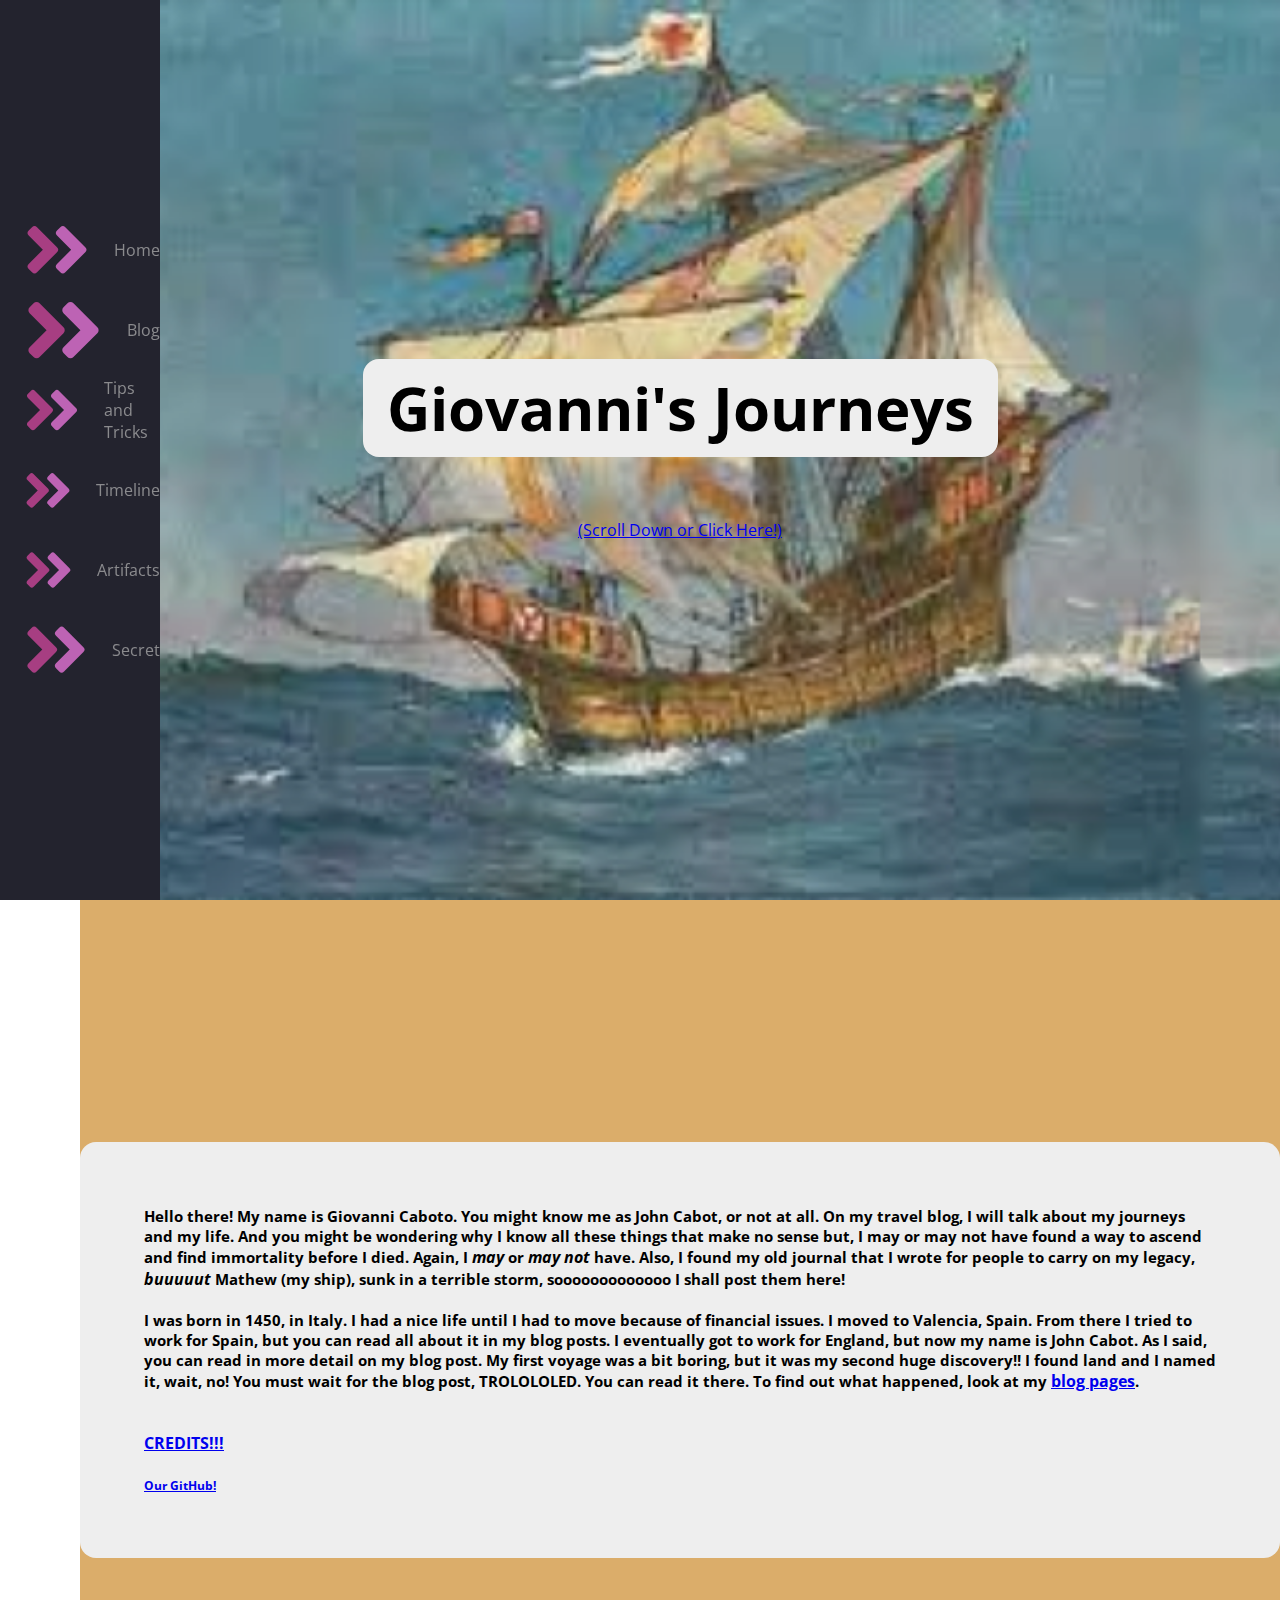
<file: index.html>
<!DOCTYPE html>
<html lang="en">

<head>
  <meta charset="UTF-8">
  <meta http-equiv="X-UA-Compatible" content="IE=edge">
  <meta name="viewport" content="width=device-width, initial-scale=1.0">
  <title>Giovanni's Journeys</title>
  <link rel="icon" href="favicon.png" type="image/icon type">
  <link rel="preconnect" href="https://fonts.googleapis.com">
  <link rel="preconnect" href="https://fonts.gstatic.com" crossorigin>
  <link href="https://fonts.googleapis.com/css2?family=Open+Sans&display=swap" rel="stylesheet">
  <link rel="stylesheet" href="styles.css">
  <link rel="stylesheet" href="homeStyles.css">
</head>

<body>

  <!-- 
    Thanks to https://www.iloveimg.com/crop-image for helping crop images
    Thanks to https://coolors.co for good colours
    thanks to shravan for nothing >:D
    jk im sorry shravan ur amazing
   -->

  <nav class="navbar">
    <ul class="navbar-nav">
      <li class="nav-item">
        <a href="index.html" class="nav-link">
          <svg aria-hidden="true" focusable="false" data-prefix="fad" data-icon="angle-double-right" role="img"
            xmlns="http://www.w3.org/2000/svg" viewBox="0 0 448 512"
            class="svg-inline--fa fa-angle-double-right fa-w-14 fa-5x">
            <g class="fa-group">
              <path fill="currentColor"
                d="M224 273L88.37 409a23.78 23.78 0 0 1-33.8 0L32 386.36a23.94 23.94 0 0 1 0-33.89l96.13-96.37L32 159.73a23.94 23.94 0 0 1 0-33.89l22.44-22.79a23.78 23.78 0 0 1 33.8 0L223.88 239a23.94 23.94 0 0 1 .1 34z"
                class="fa-secondary"></path>
              <path fill="currentColor"
                d="M415.89 273L280.34 409a23.77 23.77 0 0 1-33.79 0L224 386.26a23.94 23.94 0 0 1 0-33.89L320.11 256l-96-96.47a23.94 23.94 0 0 1 0-33.89l22.52-22.59a23.77 23.77 0 0 1 33.79 0L416 239a24 24 0 0 1-.11 34z"
                class="fa-primary"></path>
            </g>
          </svg>
          <span class="link-text">Home</span>
        </a>
      </li>

      <li class="nav-item">
        <a href="blog.html" class="nav-link">
          <svg aria-hidden="true" focusable="false" data-prefix="fad" data-icon="angle-double-right" role="img"
            xmlns="http://www.w3.org/2000/svg" viewBox="0 0 448 512"
            class="svg-inline--fa fa-angle-double-right fa-w-14 fa-5x">
            <g class="fa-group">
              <path fill="currentColor"
                d="M224 273L88.37 409a23.78 23.78 0 0 1-33.8 0L32 386.36a23.94 23.94 0 0 1 0-33.89l96.13-96.37L32 159.73a23.94 23.94 0 0 1 0-33.89l22.44-22.79a23.78 23.78 0 0 1 33.8 0L223.88 239a23.94 23.94 0 0 1 .1 34z"
                class="fa-secondary"></path>
              <path fill="currentColor"
                d="M415.89 273L280.34 409a23.77 23.77 0 0 1-33.79 0L224 386.26a23.94 23.94 0 0 1 0-33.89L320.11 256l-96-96.47a23.94 23.94 0 0 1 0-33.89l22.52-22.59a23.77 23.77 0 0 1 33.79 0L416 239a24 24 0 0 1-.11 34z"
                class="fa-primary"></path>
            </g>
          </svg>
          <span class="link-text">Blog</span>
        </a>
      </li>

      <li class="nav-item">
        <a href="tips-n-tricks.html" class="nav-link">
          <svg aria-hidden="true" focusable="false" data-prefix="fad" data-icon="angle-double-right" role="img"
            xmlns="http://www.w3.org/2000/svg" viewBox="0 0 448 512"
            class="svg-inline--fa fa-angle-double-right fa-w-14 fa-5x">
            <g class="fa-group">
              <path fill="currentColor"
                d="M224 273L88.37 409a23.78 23.78 0 0 1-33.8 0L32 386.36a23.94 23.94 0 0 1 0-33.89l96.13-96.37L32 159.73a23.94 23.94 0 0 1 0-33.89l22.44-22.79a23.78 23.78 0 0 1 33.8 0L223.88 239a23.94 23.94 0 0 1 .1 34z"
                class="fa-secondary"></path>
              <path fill="currentColor"
                d="M415.89 273L280.34 409a23.77 23.77 0 0 1-33.79 0L224 386.26a23.94 23.94 0 0 1 0-33.89L320.11 256l-96-96.47a23.94 23.94 0 0 1 0-33.89l22.52-22.59a23.77 23.77 0 0 1 33.79 0L416 239a24 24 0 0 1-.11 34z"
                class="fa-primary"></path>
            </g>
          </svg>
          <span class="link-text">Tips and Tricks</span>
        </a>
      </li>

      <li class="nav-item">
        <a href="timeline.html" class="nav-link">
          <svg aria-hidden="true" focusable="false" data-prefix="fad" data-icon="angle-double-right" role="img"
            xmlns="http://www.w3.org/2000/svg" viewBox="0 0 448 512"
            class="svg-inline--fa fa-angle-double-right fa-w-14 fa-5x">
            <g class="fa-group">
              <path fill="currentColor"
                d="M224 273L88.37 409a23.78 23.78 0 0 1-33.8 0L32 386.36a23.94 23.94 0 0 1 0-33.89l96.13-96.37L32 159.73a23.94 23.94 0 0 1 0-33.89l22.44-22.79a23.78 23.78 0 0 1 33.8 0L223.88 239a23.94 23.94 0 0 1 .1 34z"
                class="fa-secondary"></path>
              <path fill="currentColor"
                d="M415.89 273L280.34 409a23.77 23.77 0 0 1-33.79 0L224 386.26a23.94 23.94 0 0 1 0-33.89L320.11 256l-96-96.47a23.94 23.94 0 0 1 0-33.89l22.52-22.59a23.77 23.77 0 0 1 33.79 0L416 239a24 24 0 0 1-.11 34z"
                class="fa-primary"></path>
            </g>
          </svg>
          <span class="link-text">Timeline</span>
        </a>
      </li>

      <li class="nav-item">
        <a href="artifacts.html" class="nav-link">
          <svg aria-hidden="true" focusable="false" data-prefix="fad" data-icon="angle-double-right" role="img"
            xmlns="http://www.w3.org/2000/svg" viewBox="0 0 448 512"
            class="svg-inline--fa fa-angle-double-right fa-w-14 fa-5x">
            <g class="fa-group">
              <path fill="currentColor"
                d="M224 273L88.37 409a23.78 23.78 0 0 1-33.8 0L32 386.36a23.94 23.94 0 0 1 0-33.89l96.13-96.37L32 159.73a23.94 23.94 0 0 1 0-33.89l22.44-22.79a23.78 23.78 0 0 1 33.8 0L223.88 239a23.94 23.94 0 0 1 .1 34z"
                class="fa-secondary"></path>
              <path fill="currentColor"
                d="M415.89 273L280.34 409a23.77 23.77 0 0 1-33.79 0L224 386.26a23.94 23.94 0 0 1 0-33.89L320.11 256l-96-96.47a23.94 23.94 0 0 1 0-33.89l22.52-22.59a23.77 23.77 0 0 1 33.79 0L416 239a24 24 0 0 1-.11 34z"
                class="fa-primary"></path>
            </g>
          </svg>
          <span class="link-text">Artifacts</span>
        </a>
      </li>

      <li class="nav-item">
        <a href="secret.html" class="nav-link" target="_blank">
          <svg aria-hidden="true" focusable="false" data-prefix="fad" data-icon="angle-double-right" role="img"
            xmlns="http://www.w3.org/2000/svg" viewBox="0 0 448 512"
            class="svg-inline--fa fa-angle-double-right fa-w-14 fa-5x">
            <g class="fa-group">
              <path fill="currentColor"
                d="M224 273L88.37 409a23.78 23.78 0 0 1-33.8 0L32 386.36a23.94 23.94 0 0 1 0-33.89l96.13-96.37L32 159.73a23.94 23.94 0 0 1 0-33.89l22.44-22.79a23.78 23.78 0 0 1 33.8 0L223.88 239a23.94 23.94 0 0 1 .1 34z"
                class="fa-secondary"></path>
              <path fill="currentColor"
                d="M415.89 273L280.34 409a23.77 23.77 0 0 1-33.79 0L224 386.26a23.94 23.94 0 0 1 0-33.89L320.11 256l-96-96.47a23.94 23.94 0 0 1 0-33.89l22.52-22.59a23.77 23.77 0 0 1 33.79 0L416 239a24 24 0 0 1-.11 34z"
                class="fa-primary"></path>
            </g>
          </svg>
          <span class="link-text">Secret</span>
        </a>
      </li>
    </ul>
  </nav>


  <main>
    <div id="top">
      <h2 id="bobing-title">Giovanni's Journeys</h2>
      <br>
      <a href="#scroll-to">(Scroll Down or Click Here!)</a>
    </div>
    <div>
      <h2 class="about-text" id="scroll-to">
        Hello there! My name is Giovanni Caboto. You might know me as John Cabot, or not at all.
        On my travel blog, I will talk about my journeys and my life.
        And you might be wondering why I know all these things that make no sense but, I may or may not have found a way
        to ascend and find immortality before I died.
        Again, I <span class="itallic">may</span> or <span class="itallic">may not</span> have. Also, I found my old
        journal that I wrote for people to carry on my legacy, <span class="itallic">buuuuut</span> Mathew (my ship),
        sunk in a terrible storm, sooooooooooooo I shall post them here!
        <br>
        <br>
        I was born in 1450, in Italy. I had a nice life until I had to move because of financial issues.
        I moved to Valencia, Spain. From there I tried to work for Spain, but you can read all about it in my blog
        posts.
        I eventually got to work for England, but now my name is John Cabot. As I said, you can read in more detail on
        my blog post.
        My first voyage was a bit boring, but it was my second huge discovery!! I found land and I named it, wait, no!
        You must wait for the blog post, TROLOLOLED.
        You can read it there. To find out what happened, look at my <a href="blog.html">blog pages</a>.
        <br>
        <br>
        <br>
        <a href="credits.html">CREDITS!!!</a>
        <br>
        <br>
        <a href="https://github.com/HephaestusHex/giovannis-journeys" target="_blank" class="small">Our GitHub!</a>
      </h2>
    </div>
  </main>
</body>

</html>
</file>
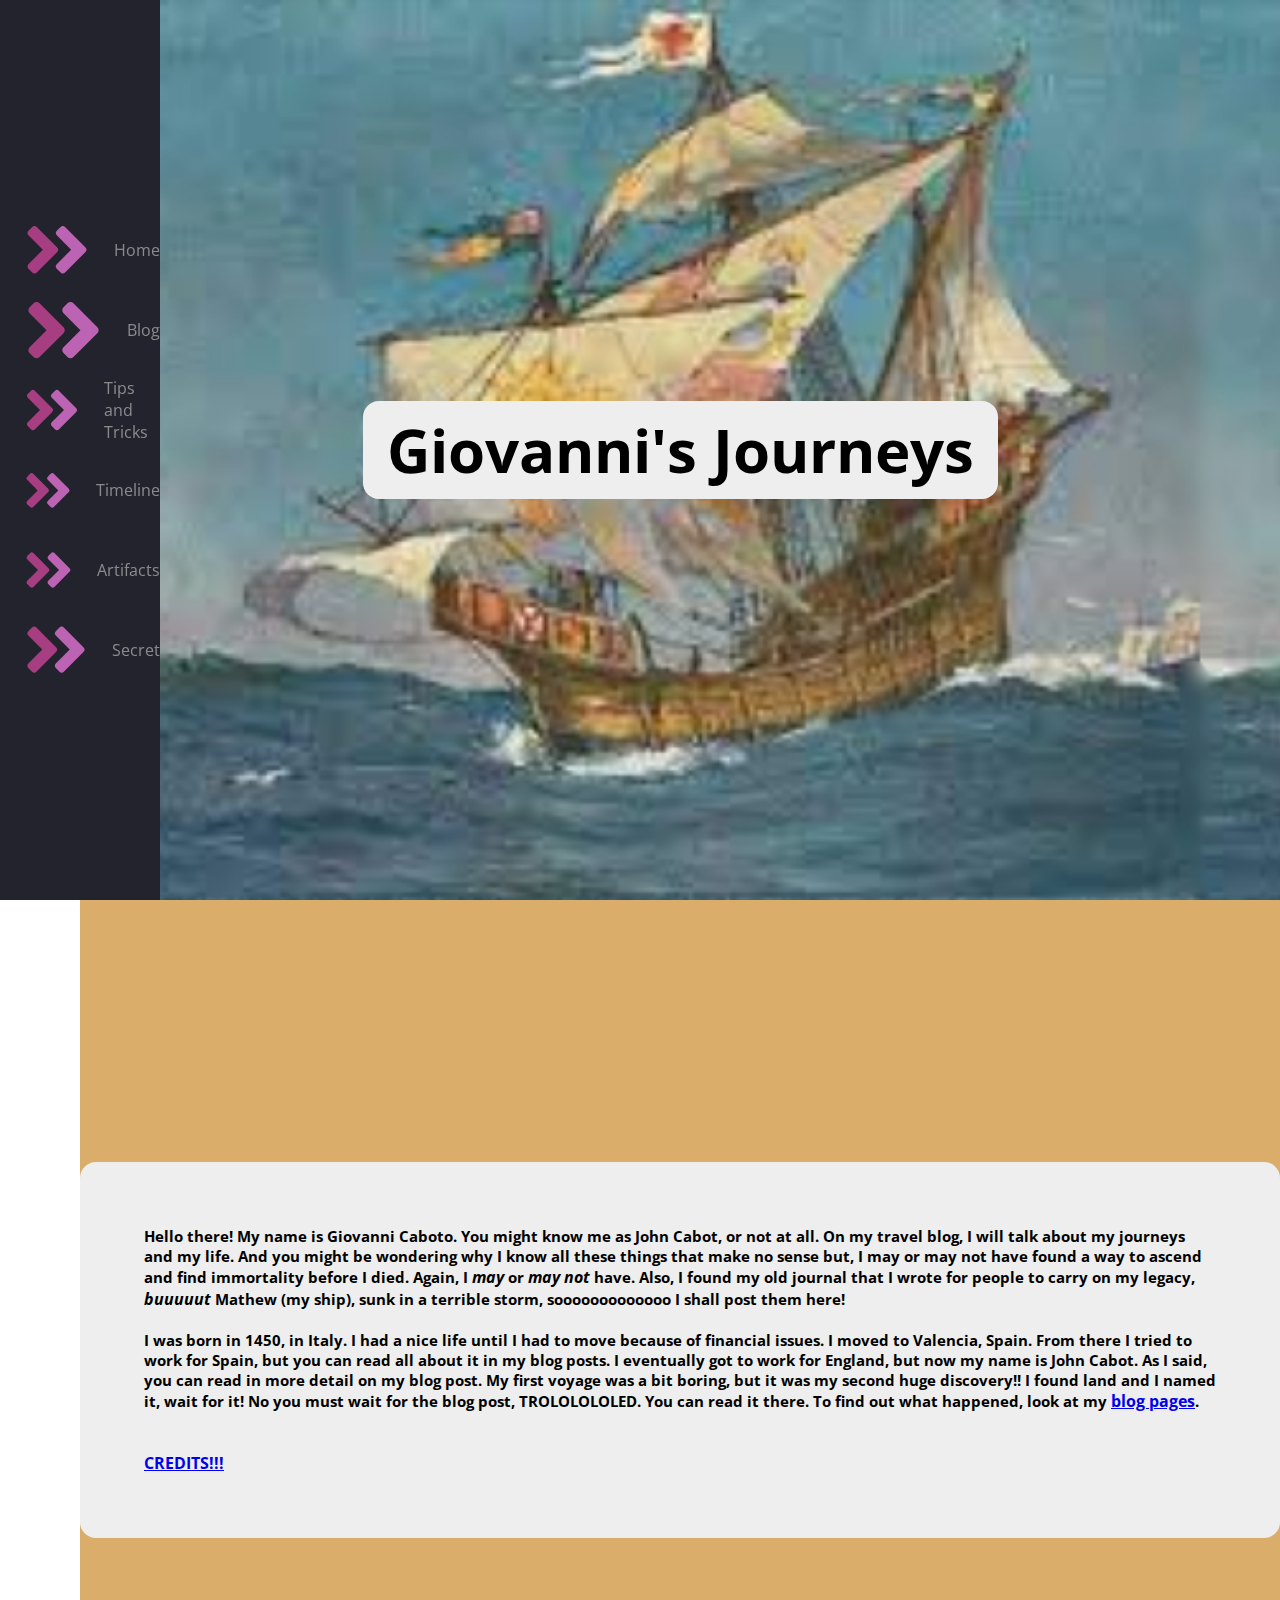
<file: giovannis_journeys/index.html>
<!DOCTYPE html>
<html lang="en">
<head>
    <meta charset="UTF-8">
    <meta http-equiv="X-UA-Compatible" content="IE=edge">
    <meta name="viewport" content="width=device-width, initial-scale=1.0">
    <title>Giovanni's Journeys</title>
    <link rel="icon" href="favicon.png" type="image/icon type">
    <link rel="preconnect" href="https://fonts.googleapis.com">
    <link rel="preconnect" href="https://fonts.gstatic.com" crossorigin>
    <link href="https://fonts.googleapis.com/css2?family=Open+Sans&display=swap" rel="stylesheet">
    <link rel="stylesheet" href="styles.css">
    <link rel="stylesheet" href="homeStyles.css">
</head>
<body>

  <!-- 
    Thanks to https://www.iloveimg.com/crop-image for helping crop images
    Thanks to https://coolors.co for good colours
    thanks to shravan for nothing >:D
   -->

  <nav class="navbar">
    <ul class="navbar-nav">
        <li class="nav-item">
            <a href="index.html" class="nav-link">
                <svg
                  aria-hidden="true"
                  focusable="false"
                  data-prefix="fad"
                  data-icon="angle-double-right"
                  role="img"
                  xmlns="http://www.w3.org/2000/svg"
                  viewBox="0 0 448 512"
                  class="svg-inline--fa fa-angle-double-right fa-w-14 fa-5x"
                >
                  <g class="fa-group">
                    <path
                      fill="currentColor"
                      d="M224 273L88.37 409a23.78 23.78 0 0 1-33.8 0L32 386.36a23.94 23.94 0 0 1 0-33.89l96.13-96.37L32 159.73a23.94 23.94 0 0 1 0-33.89l22.44-22.79a23.78 23.78 0 0 1 33.8 0L223.88 239a23.94 23.94 0 0 1 .1 34z"
                      class="fa-secondary"
                    ></path>
                    <path
                      fill="currentColor"
                      d="M415.89 273L280.34 409a23.77 23.77 0 0 1-33.79 0L224 386.26a23.94 23.94 0 0 1 0-33.89L320.11 256l-96-96.47a23.94 23.94 0 0 1 0-33.89l22.52-22.59a23.77 23.77 0 0 1 33.79 0L416 239a24 24 0 0 1-.11 34z"
                      class="fa-primary"
                    ></path>
                  </g>
                </svg>
                <span class="link-text">Home</span>
            </a>
        </li>

        <li class="nav-item">
            <a href="blog.html" class="nav-link">
                <svg
                  aria-hidden="true"
                  focusable="false"
                  data-prefix="fad"
                  data-icon="angle-double-right"
                  role="img"
                  xmlns="http://www.w3.org/2000/svg"
                  viewBox="0 0 448 512"
                  class="svg-inline--fa fa-angle-double-right fa-w-14 fa-5x"
                >
                  <g class="fa-group">
                    <path
                      fill="currentColor"
                      d="M224 273L88.37 409a23.78 23.78 0 0 1-33.8 0L32 386.36a23.94 23.94 0 0 1 0-33.89l96.13-96.37L32 159.73a23.94 23.94 0 0 1 0-33.89l22.44-22.79a23.78 23.78 0 0 1 33.8 0L223.88 239a23.94 23.94 0 0 1 .1 34z"
                      class="fa-secondary"
                    ></path>
                    <path
                      fill="currentColor"
                      d="M415.89 273L280.34 409a23.77 23.77 0 0 1-33.79 0L224 386.26a23.94 23.94 0 0 1 0-33.89L320.11 256l-96-96.47a23.94 23.94 0 0 1 0-33.89l22.52-22.59a23.77 23.77 0 0 1 33.79 0L416 239a24 24 0 0 1-.11 34z"
                      class="fa-primary"
                    ></path>
                  </g>
                </svg>
                <span class="link-text">Blog</span>
            </a>
        </li>

        <li class="nav-item">
            <a href="tips-n-tricks.html" class="nav-link">
                <svg
                  aria-hidden="true"
                  focusable="false"
                  data-prefix="fad"
                  data-icon="angle-double-right"
                  role="img"
                  xmlns="http://www.w3.org/2000/svg"
                  viewBox="0 0 448 512"
                  class="svg-inline--fa fa-angle-double-right fa-w-14 fa-5x"
                >
                  <g class="fa-group">
                    <path
                      fill="currentColor"
                      d="M224 273L88.37 409a23.78 23.78 0 0 1-33.8 0L32 386.36a23.94 23.94 0 0 1 0-33.89l96.13-96.37L32 159.73a23.94 23.94 0 0 1 0-33.89l22.44-22.79a23.78 23.78 0 0 1 33.8 0L223.88 239a23.94 23.94 0 0 1 .1 34z"
                      class="fa-secondary"
                    ></path>
                    <path
                      fill="currentColor"
                      d="M415.89 273L280.34 409a23.77 23.77 0 0 1-33.79 0L224 386.26a23.94 23.94 0 0 1 0-33.89L320.11 256l-96-96.47a23.94 23.94 0 0 1 0-33.89l22.52-22.59a23.77 23.77 0 0 1 33.79 0L416 239a24 24 0 0 1-.11 34z"
                      class="fa-primary"
                    ></path>
                  </g>
                </svg>
                <span class="link-text">Tips and Tricks</span>
            </a>
        </li>

        <li class="nav-item">
          <a href="timeline.html" class="nav-link">
              <svg
                aria-hidden="true"
                focusable="false"
                data-prefix="fad"
                data-icon="angle-double-right"
                role="img"
                xmlns="http://www.w3.org/2000/svg"
                viewBox="0 0 448 512"
                class="svg-inline--fa fa-angle-double-right fa-w-14 fa-5x"
              >
                <g class="fa-group">
                  <path
                    fill="currentColor"
                    d="M224 273L88.37 409a23.78 23.78 0 0 1-33.8 0L32 386.36a23.94 23.94 0 0 1 0-33.89l96.13-96.37L32 159.73a23.94 23.94 0 0 1 0-33.89l22.44-22.79a23.78 23.78 0 0 1 33.8 0L223.88 239a23.94 23.94 0 0 1 .1 34z"
                    class="fa-secondary"
                  ></path>
                  <path
                    fill="currentColor"
                    d="M415.89 273L280.34 409a23.77 23.77 0 0 1-33.79 0L224 386.26a23.94 23.94 0 0 1 0-33.89L320.11 256l-96-96.47a23.94 23.94 0 0 1 0-33.89l22.52-22.59a23.77 23.77 0 0 1 33.79 0L416 239a24 24 0 0 1-.11 34z"
                    class="fa-primary"
                  ></path>
                </g>
              </svg>
              <span class="link-text">Timeline</span>
          </a>
      </li>

      <li class="nav-item">
        <a href="artifacts.html" class="nav-link">
            <svg
              aria-hidden="true"
              focusable="false"
              data-prefix="fad"
              data-icon="angle-double-right"
              role="img"
              xmlns="http://www.w3.org/2000/svg"
              viewBox="0 0 448 512"
              class="svg-inline--fa fa-angle-double-right fa-w-14 fa-5x"
            >
              <g class="fa-group">
                <path
                  fill="currentColor"
                  d="M224 273L88.37 409a23.78 23.78 0 0 1-33.8 0L32 386.36a23.94 23.94 0 0 1 0-33.89l96.13-96.37L32 159.73a23.94 23.94 0 0 1 0-33.89l22.44-22.79a23.78 23.78 0 0 1 33.8 0L223.88 239a23.94 23.94 0 0 1 .1 34z"
                  class="fa-secondary"
                ></path>
                <path
                  fill="currentColor"
                  d="M415.89 273L280.34 409a23.77 23.77 0 0 1-33.79 0L224 386.26a23.94 23.94 0 0 1 0-33.89L320.11 256l-96-96.47a23.94 23.94 0 0 1 0-33.89l22.52-22.59a23.77 23.77 0 0 1 33.79 0L416 239a24 24 0 0 1-.11 34z"
                  class="fa-primary"
                ></path>
              </g>
            </svg>
            <span class="link-text">Artifacts</span>
        </a>
    </li>

        <li class="nav-item">
          <a href="https://www.youtube.com/watch?v=xvFZjo5PgG0" class="nav-link" target="_blank">
              <svg
                aria-hidden="true"
                focusable="false"
                data-prefix="fad"
                data-icon="angle-double-right"
                role="img"
                xmlns="http://www.w3.org/2000/svg"
                viewBox="0 0 448 512"
                class="svg-inline--fa fa-angle-double-right fa-w-14 fa-5x"
              >
                <g class="fa-group">
                  <path
                    fill="currentColor"
                    d="M224 273L88.37 409a23.78 23.78 0 0 1-33.8 0L32 386.36a23.94 23.94 0 0 1 0-33.89l96.13-96.37L32 159.73a23.94 23.94 0 0 1 0-33.89l22.44-22.79a23.78 23.78 0 0 1 33.8 0L223.88 239a23.94 23.94 0 0 1 .1 34z"
                    class="fa-secondary"
                  ></path>
                  <path
                    fill="currentColor"
                    d="M415.89 273L280.34 409a23.77 23.77 0 0 1-33.79 0L224 386.26a23.94 23.94 0 0 1 0-33.89L320.11 256l-96-96.47a23.94 23.94 0 0 1 0-33.89l22.52-22.59a23.77 23.77 0 0 1 33.79 0L416 239a24 24 0 0 1-.11 34z"
                    class="fa-primary"
                  ></path>
                </g>
              </svg>
              <span class="link-text">Secret</span>
          </a>
      </li>
    </ul>
</nav>


    <main>
        <div><h2>Giovanni's Journeys</h2></div>
        <div><h2 class="about-text">
          Hello there! My name is Giovanni Caboto. You might know me as John Cabot, or not at all. 
          On my travel blog, I will talk about my journeys and my life. 
          And you might be wondering why I know all these things that make no sense but, I may or may not have found a way to ascend and find immortality before I died. 
          Again, I <span class="itallic">may</span> or <span class="itallic">may not</span> have. Also, I found my old journal that I wrote for people to carry on my legacy, <span class="itallic">buuuuut</span> Mathew (my ship), sunk in a terrible storm, sooooooooooooo I shall post them here! 
          <br>
          <br>
          I was born in 1450, in Italy. I had a nice life until I had to move because of financial issues. 
          I moved to Valencia, Spain. From there I tried to work for Spain, but you can read all about it in my blog posts. 
          I eventually got to work for England, but now my name is John Cabot. As I said, you can read in more detail on my blog post.  
          My first voyage was a bit boring, but it was my second huge discovery!! I found land and I named it, wait for it! No you must wait for the blog post, TROLOLOLOLED. 
          You can read it there. To find out what happened, look at my <a href="blog.html">blog pages</a>.
          <br>
          <br>
          <br>
          <a href="credits.html">CREDITS!!!</a>
        </h2></div>
    </main>
</body>
</html>
</file>
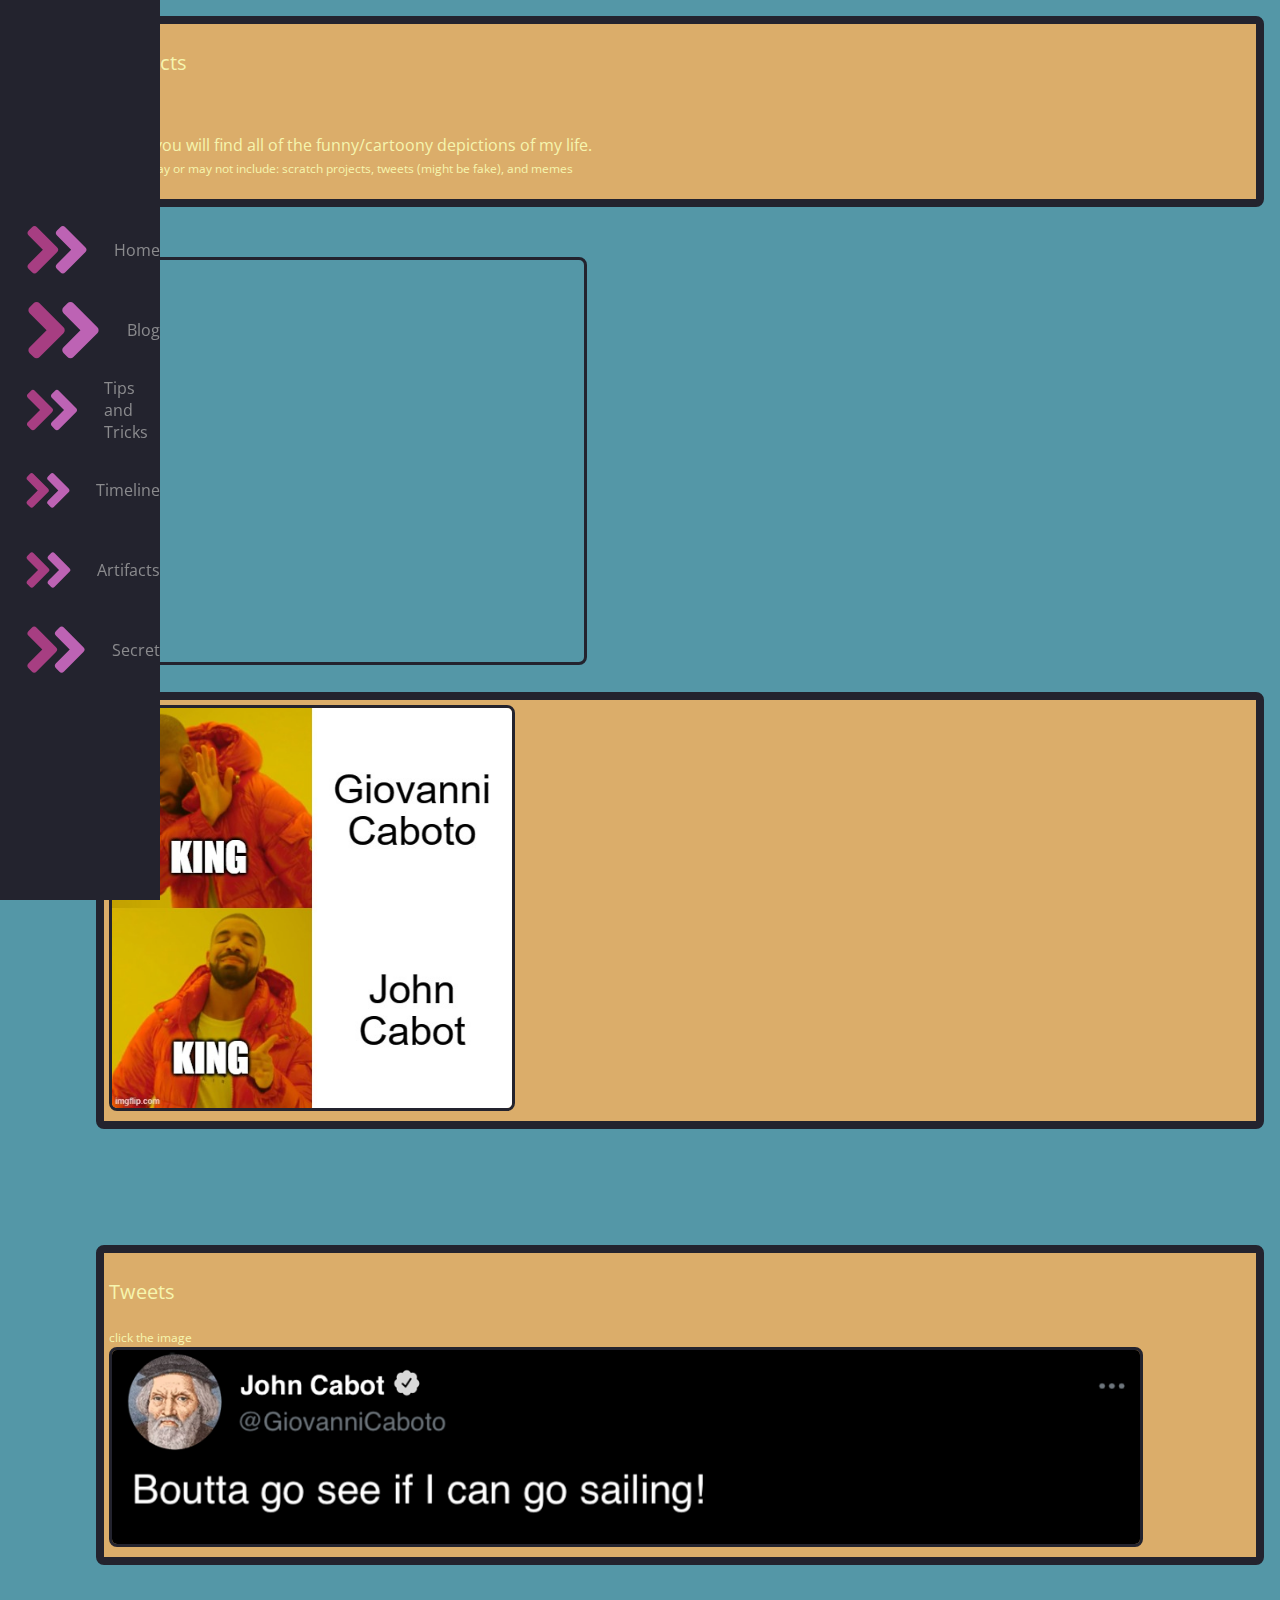
<file: artifacts.html>
<!DOCTYPE html>
<html lang="en">

<head>
  <meta charset="UTF-8">
  <meta http-equiv="X-UA-Compatible" content="IE=edge">
  <meta name="viewport" content="width=device-width, initial-scale=1.0">
  <link rel="preconnect" href="https://fonts.googleapis.com">
  <link rel="preconnect" href="https://fonts.gstatic.com" crossorigin>
  <link href="https://fonts.googleapis.com/css2?family=Open+Sans&display=swap" rel="stylesheet">
  <link rel="stylesheet" href="styles.css">
  <link rel="stylesheet" href="aftifactStyles.css">
  <link rel="icon" href="favicon.png" type="image/icon type">
  <title>Artifacts</title>
</head>

<body>
  <nav class="navbar">
    <ul class="navbar-nav">
      <li class="nav-item">
        <a href="index.html" class="nav-link">
          <svg aria-hidden="true" focusable="false" data-prefix="fad" data-icon="angle-double-right" role="img"
            xmlns="http://www.w3.org/2000/svg" viewBox="0 0 448 512"
            class="svg-inline--fa fa-angle-double-right fa-w-14 fa-5x">
            <g class="fa-group">
              <path fill="currentColor"
                d="M224 273L88.37 409a23.78 23.78 0 0 1-33.8 0L32 386.36a23.94 23.94 0 0 1 0-33.89l96.13-96.37L32 159.73a23.94 23.94 0 0 1 0-33.89l22.44-22.79a23.78 23.78 0 0 1 33.8 0L223.88 239a23.94 23.94 0 0 1 .1 34z"
                class="fa-secondary"></path>
              <path fill="currentColor"
                d="M415.89 273L280.34 409a23.77 23.77 0 0 1-33.79 0L224 386.26a23.94 23.94 0 0 1 0-33.89L320.11 256l-96-96.47a23.94 23.94 0 0 1 0-33.89l22.52-22.59a23.77 23.77 0 0 1 33.79 0L416 239a24 24 0 0 1-.11 34z"
                class="fa-primary"></path>
            </g>
          </svg>
          <span class="link-text">Home</span>
        </a>
      </li>

      <li class="nav-item">
        <a href="blog.html" class="nav-link">
          <svg aria-hidden="true" focusable="false" data-prefix="fad" data-icon="angle-double-right" role="img"
            xmlns="http://www.w3.org/2000/svg" viewBox="0 0 448 512"
            class="svg-inline--fa fa-angle-double-right fa-w-14 fa-5x">
            <g class="fa-group">
              <path fill="currentColor"
                d="M224 273L88.37 409a23.78 23.78 0 0 1-33.8 0L32 386.36a23.94 23.94 0 0 1 0-33.89l96.13-96.37L32 159.73a23.94 23.94 0 0 1 0-33.89l22.44-22.79a23.78 23.78 0 0 1 33.8 0L223.88 239a23.94 23.94 0 0 1 .1 34z"
                class="fa-secondary"></path>
              <path fill="currentColor"
                d="M415.89 273L280.34 409a23.77 23.77 0 0 1-33.79 0L224 386.26a23.94 23.94 0 0 1 0-33.89L320.11 256l-96-96.47a23.94 23.94 0 0 1 0-33.89l22.52-22.59a23.77 23.77 0 0 1 33.79 0L416 239a24 24 0 0 1-.11 34z"
                class="fa-primary"></path>
            </g>
          </svg>
          <span class="link-text">Blog</span>
        </a>
      </li>

      <li class="nav-item">
        <a href="tips-n-tricks.html" class="nav-link">
          <svg aria-hidden="true" focusable="false" data-prefix="fad" data-icon="angle-double-right" role="img"
            xmlns="http://www.w3.org/2000/svg" viewBox="0 0 448 512"
            class="svg-inline--fa fa-angle-double-right fa-w-14 fa-5x">
            <g class="fa-group">
              <path fill="currentColor"
                d="M224 273L88.37 409a23.78 23.78 0 0 1-33.8 0L32 386.36a23.94 23.94 0 0 1 0-33.89l96.13-96.37L32 159.73a23.94 23.94 0 0 1 0-33.89l22.44-22.79a23.78 23.78 0 0 1 33.8 0L223.88 239a23.94 23.94 0 0 1 .1 34z"
                class="fa-secondary"></path>
              <path fill="currentColor"
                d="M415.89 273L280.34 409a23.77 23.77 0 0 1-33.79 0L224 386.26a23.94 23.94 0 0 1 0-33.89L320.11 256l-96-96.47a23.94 23.94 0 0 1 0-33.89l22.52-22.59a23.77 23.77 0 0 1 33.79 0L416 239a24 24 0 0 1-.11 34z"
                class="fa-primary"></path>
            </g>
          </svg>
          <span class="link-text">Tips and Tricks</span>
        </a>
      </li>

      <li class="nav-item">
        <a href="timeline.html" class="nav-link">
          <svg aria-hidden="true" focusable="false" data-prefix="fad" data-icon="angle-double-right" role="img"
            xmlns="http://www.w3.org/2000/svg" viewBox="0 0 448 512"
            class="svg-inline--fa fa-angle-double-right fa-w-14 fa-5x">
            <g class="fa-group">
              <path fill="currentColor"
                d="M224 273L88.37 409a23.78 23.78 0 0 1-33.8 0L32 386.36a23.94 23.94 0 0 1 0-33.89l96.13-96.37L32 159.73a23.94 23.94 0 0 1 0-33.89l22.44-22.79a23.78 23.78 0 0 1 33.8 0L223.88 239a23.94 23.94 0 0 1 .1 34z"
                class="fa-secondary"></path>
              <path fill="currentColor"
                d="M415.89 273L280.34 409a23.77 23.77 0 0 1-33.79 0L224 386.26a23.94 23.94 0 0 1 0-33.89L320.11 256l-96-96.47a23.94 23.94 0 0 1 0-33.89l22.52-22.59a23.77 23.77 0 0 1 33.79 0L416 239a24 24 0 0 1-.11 34z"
                class="fa-primary"></path>
            </g>
          </svg>
          <span class="link-text">Timeline</span>
        </a>
      </li>

      <li class="nav-item">
        <a href="artifacts.html" class="nav-link">
          <svg aria-hidden="true" focusable="false" data-prefix="fad" data-icon="angle-double-right" role="img"
            xmlns="http://www.w3.org/2000/svg" viewBox="0 0 448 512"
            class="svg-inline--fa fa-angle-double-right fa-w-14 fa-5x">
            <g class="fa-group">
              <path fill="currentColor"
                d="M224 273L88.37 409a23.78 23.78 0 0 1-33.8 0L32 386.36a23.94 23.94 0 0 1 0-33.89l96.13-96.37L32 159.73a23.94 23.94 0 0 1 0-33.89l22.44-22.79a23.78 23.78 0 0 1 33.8 0L223.88 239a23.94 23.94 0 0 1 .1 34z"
                class="fa-secondary"></path>
              <path fill="currentColor"
                d="M415.89 273L280.34 409a23.77 23.77 0 0 1-33.79 0L224 386.26a23.94 23.94 0 0 1 0-33.89L320.11 256l-96-96.47a23.94 23.94 0 0 1 0-33.89l22.52-22.59a23.77 23.77 0 0 1 33.79 0L416 239a24 24 0 0 1-.11 34z"
                class="fa-primary"></path>
            </g>
          </svg>
          <span class="link-text">Artifacts</span>
        </a>
      </li>

      <li class="nav-item">
        <a href="secret.html" class="nav-link" target="_blank">
          <svg aria-hidden="true" focusable="false" data-prefix="fad" data-icon="angle-double-right" role="img"
            xmlns="http://www.w3.org/2000/svg" viewBox="0 0 448 512"
            class="svg-inline--fa fa-angle-double-right fa-w-14 fa-5x">
            <g class="fa-group">
              <path fill="currentColor"
                d="M224 273L88.37 409a23.78 23.78 0 0 1-33.8 0L32 386.36a23.94 23.94 0 0 1 0-33.89l96.13-96.37L32 159.73a23.94 23.94 0 0 1 0-33.89l22.44-22.79a23.78 23.78 0 0 1 33.8 0L223.88 239a23.94 23.94 0 0 1 .1 34z"
                class="fa-secondary"></path>
              <path fill="currentColor"
                d="M415.89 273L280.34 409a23.77 23.77 0 0 1-33.79 0L224 386.26a23.94 23.94 0 0 1 0-33.89L320.11 256l-96-96.47a23.94 23.94 0 0 1 0-33.89l22.52-22.59a23.77 23.77 0 0 1 33.79 0L416 239a24 24 0 0 1-.11 34z"
                class="fa-primary"></path>
            </g>
          </svg>
          <span class="link-text">Secret</span>
        </a>
      </li>
    </ul>
  </nav>

  <main>
    <div class="text">
      <p class="title">Artifacts</p>
      <br>
      <p>
        Here, you will find all of the funny/cartoony depictions of my life.
        <br>
        <span class="small">These may or may not include: scratch projects, tweets (might be fake), and memes</span>
      </p>
    </div>
    <iframe src="https://scratch.mit.edu/projects/616921728/embed" allowtransparency="true" width="485" height="402"
      frameborder="0" scrolling="no" allowfullscreen></iframe>
    <br>
    <br>
    <div class="meme">
      <img src="meme.jpg" alt="meme">
    </div>
    <br>
    <br>
    <br>
    <div class="tweets">
      <p class="title">Tweets</p>
      <span class="small">click the image</span>
      <br>
      <img id="tweets" src="tweet_1.png" alt="tweets">
    </div>
  </main>

  <script src="artifactScripts.js"></script>

</html>
</file>
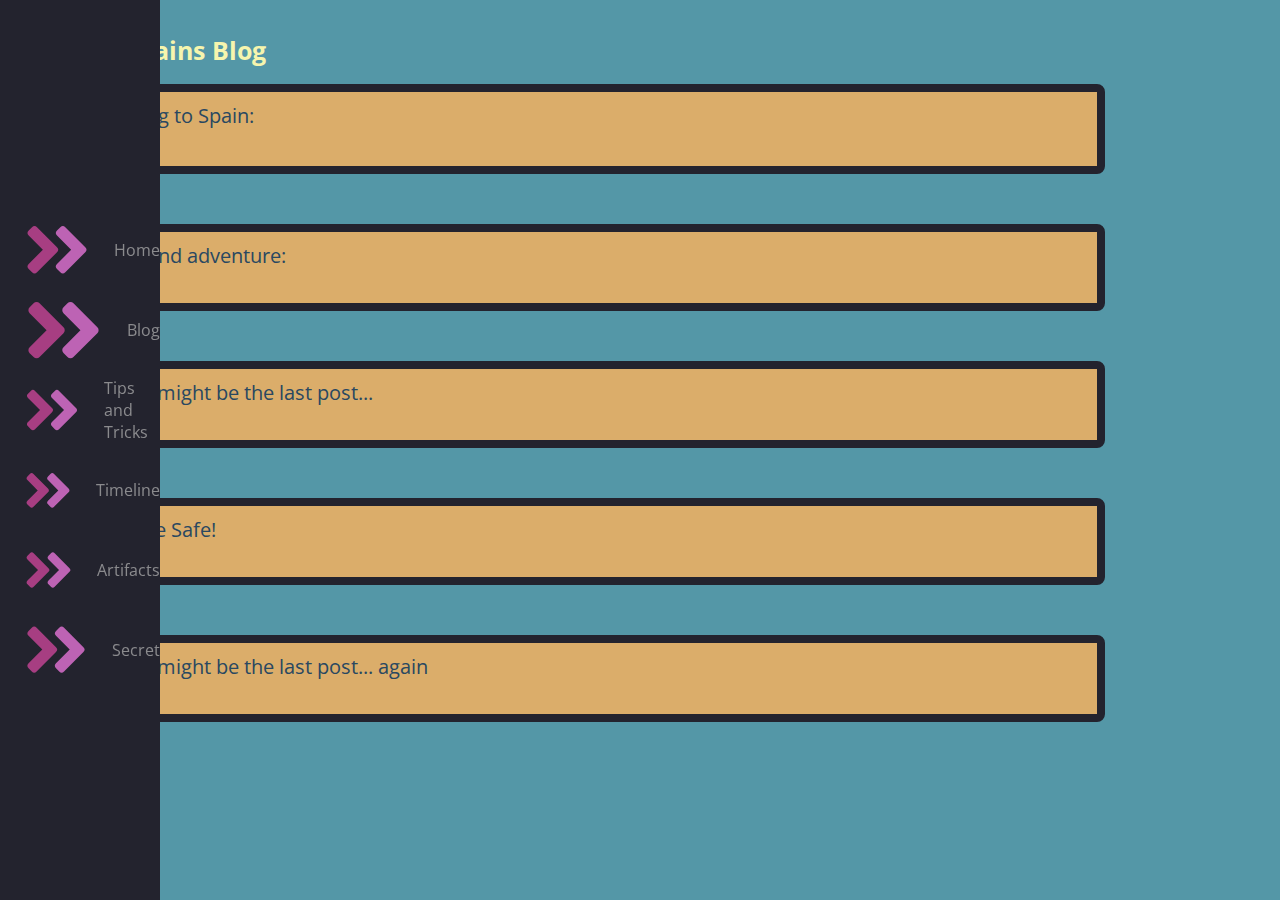
<file: blog.html>
<!DOCTYPE html>
<html lang="en">
<head>
    <meta charset="UTF-8">
    <meta http-equiv="X-UA-Compatible" content="IE=edge">
    <meta name="viewport" content="width=device-width, initial-scale=1.0">
    <link rel="preconnect" href="https://fonts.googleapis.com">
    <link rel="preconnect" href="https://fonts.gstatic.com" crossorigin>
    <link href="https://fonts.googleapis.com/css2?family=Open+Sans&display=swap" rel="stylesheet">
    <link rel="stylesheet" href="styles.css">
    <link rel="stylesheet" href="blogStyles.css">
    <link rel="icon" href="favicon.png" type="image/icon type">
    <title>Blog Posts</title>
</head>
<body>
  <nav class="navbar">
    <ul class="navbar-nav">
        <li class="nav-item">
            <a href="index.html" class="nav-link">
                <svg
                  aria-hidden="true"
                  focusable="false"
                  data-prefix="fad"
                  data-icon="angle-double-right"
                  role="img"
                  xmlns="http://www.w3.org/2000/svg"
                  viewBox="0 0 448 512"
                  class="svg-inline--fa fa-angle-double-right fa-w-14 fa-5x"
                >
                  <g class="fa-group">
                    <path
                      fill="currentColor"
                      d="M224 273L88.37 409a23.78 23.78 0 0 1-33.8 0L32 386.36a23.94 23.94 0 0 1 0-33.89l96.13-96.37L32 159.73a23.94 23.94 0 0 1 0-33.89l22.44-22.79a23.78 23.78 0 0 1 33.8 0L223.88 239a23.94 23.94 0 0 1 .1 34z"
                      class="fa-secondary"
                    ></path>
                    <path
                      fill="currentColor"
                      d="M415.89 273L280.34 409a23.77 23.77 0 0 1-33.79 0L224 386.26a23.94 23.94 0 0 1 0-33.89L320.11 256l-96-96.47a23.94 23.94 0 0 1 0-33.89l22.52-22.59a23.77 23.77 0 0 1 33.79 0L416 239a24 24 0 0 1-.11 34z"
                      class="fa-primary"
                    ></path>
                  </g>
                </svg>
                <span class="link-text">Home</span>
            </a>
        </li>

        <li class="nav-item">
            <a href="blog.html" class="nav-link">
                <svg
                  aria-hidden="true"
                  focusable="false"
                  data-prefix="fad"
                  data-icon="angle-double-right"
                  role="img"
                  xmlns="http://www.w3.org/2000/svg"
                  viewBox="0 0 448 512"
                  class="svg-inline--fa fa-angle-double-right fa-w-14 fa-5x"
                >
                  <g class="fa-group">
                    <path
                      fill="currentColor"
                      d="M224 273L88.37 409a23.78 23.78 0 0 1-33.8 0L32 386.36a23.94 23.94 0 0 1 0-33.89l96.13-96.37L32 159.73a23.94 23.94 0 0 1 0-33.89l22.44-22.79a23.78 23.78 0 0 1 33.8 0L223.88 239a23.94 23.94 0 0 1 .1 34z"
                      class="fa-secondary"
                    ></path>
                    <path
                      fill="currentColor"
                      d="M415.89 273L280.34 409a23.77 23.77 0 0 1-33.79 0L224 386.26a23.94 23.94 0 0 1 0-33.89L320.11 256l-96-96.47a23.94 23.94 0 0 1 0-33.89l22.52-22.59a23.77 23.77 0 0 1 33.79 0L416 239a24 24 0 0 1-.11 34z"
                      class="fa-primary"
                    ></path>
                  </g>
                </svg>
                <span class="link-text">Blog</span>
            </a>
        </li>

        <li class="nav-item">
            <a href="tips-n-tricks.html" class="nav-link">
                <svg
                  aria-hidden="true"
                  focusable="false"
                  data-prefix="fad"
                  data-icon="angle-double-right"
                  role="img"
                  xmlns="http://www.w3.org/2000/svg"
                  viewBox="0 0 448 512"
                  class="svg-inline--fa fa-angle-double-right fa-w-14 fa-5x"
                >
                  <g class="fa-group">
                    <path
                      fill="currentColor"
                      d="M224 273L88.37 409a23.78 23.78 0 0 1-33.8 0L32 386.36a23.94 23.94 0 0 1 0-33.89l96.13-96.37L32 159.73a23.94 23.94 0 0 1 0-33.89l22.44-22.79a23.78 23.78 0 0 1 33.8 0L223.88 239a23.94 23.94 0 0 1 .1 34z"
                      class="fa-secondary"
                    ></path>
                    <path
                      fill="currentColor"
                      d="M415.89 273L280.34 409a23.77 23.77 0 0 1-33.79 0L224 386.26a23.94 23.94 0 0 1 0-33.89L320.11 256l-96-96.47a23.94 23.94 0 0 1 0-33.89l22.52-22.59a23.77 23.77 0 0 1 33.79 0L416 239a24 24 0 0 1-.11 34z"
                      class="fa-primary"
                    ></path>
                  </g>
                </svg>
                <span class="link-text">Tips and Tricks</span>
            </a>
        </li>

        <li class="nav-item">
          <a href="timeline.html" class="nav-link">
              <svg
                aria-hidden="true"
                focusable="false"
                data-prefix="fad"
                data-icon="angle-double-right"
                role="img"
                xmlns="http://www.w3.org/2000/svg"
                viewBox="0 0 448 512"
                class="svg-inline--fa fa-angle-double-right fa-w-14 fa-5x"
              >
                <g class="fa-group">
                  <path
                    fill="currentColor"
                    d="M224 273L88.37 409a23.78 23.78 0 0 1-33.8 0L32 386.36a23.94 23.94 0 0 1 0-33.89l96.13-96.37L32 159.73a23.94 23.94 0 0 1 0-33.89l22.44-22.79a23.78 23.78 0 0 1 33.8 0L223.88 239a23.94 23.94 0 0 1 .1 34z"
                    class="fa-secondary"
                  ></path>
                  <path
                    fill="currentColor"
                    d="M415.89 273L280.34 409a23.77 23.77 0 0 1-33.79 0L224 386.26a23.94 23.94 0 0 1 0-33.89L320.11 256l-96-96.47a23.94 23.94 0 0 1 0-33.89l22.52-22.59a23.77 23.77 0 0 1 33.79 0L416 239a24 24 0 0 1-.11 34z"
                    class="fa-primary"
                  ></path>
                </g>
              </svg>
              <span class="link-text">Timeline</span>
          </a>
      </li>

      <li class="nav-item">
        <a href="artifacts.html" class="nav-link">
            <svg
              aria-hidden="true"
              focusable="false"
              data-prefix="fad"
              data-icon="angle-double-right"
              role="img"
              xmlns="http://www.w3.org/2000/svg"
              viewBox="0 0 448 512"
              class="svg-inline--fa fa-angle-double-right fa-w-14 fa-5x"
            >
              <g class="fa-group">
                <path
                  fill="currentColor"
                  d="M224 273L88.37 409a23.78 23.78 0 0 1-33.8 0L32 386.36a23.94 23.94 0 0 1 0-33.89l96.13-96.37L32 159.73a23.94 23.94 0 0 1 0-33.89l22.44-22.79a23.78 23.78 0 0 1 33.8 0L223.88 239a23.94 23.94 0 0 1 .1 34z"
                  class="fa-secondary"
                ></path>
                <path
                  fill="currentColor"
                  d="M415.89 273L280.34 409a23.77 23.77 0 0 1-33.79 0L224 386.26a23.94 23.94 0 0 1 0-33.89L320.11 256l-96-96.47a23.94 23.94 0 0 1 0-33.89l22.52-22.59a23.77 23.77 0 0 1 33.79 0L416 239a24 24 0 0 1-.11 34z"
                  class="fa-primary"
                ></path>
              </g>
            </svg>
            <span class="link-text">Artifacts</span>
        </a>
    </li>

        <li class="nav-item">
          <a href="secret.html" class="nav-link" target="_blank">
              <svg
                aria-hidden="true"
                focusable="false"
                data-prefix="fad"
                data-icon="angle-double-right"
                role="img"
                xmlns="http://www.w3.org/2000/svg"
                viewBox="0 0 448 512"
                class="svg-inline--fa fa-angle-double-right fa-w-14 fa-5x"
              >
                <g class="fa-group">
                  <path
                    fill="currentColor"
                    d="M224 273L88.37 409a23.78 23.78 0 0 1-33.8 0L32 386.36a23.94 23.94 0 0 1 0-33.89l96.13-96.37L32 159.73a23.94 23.94 0 0 1 0-33.89l22.44-22.79a23.78 23.78 0 0 1 33.8 0L223.88 239a23.94 23.94 0 0 1 .1 34z"
                    class="fa-secondary"
                  ></path>
                  <path
                    fill="currentColor"
                    d="M415.89 273L280.34 409a23.77 23.77 0 0 1-33.79 0L224 386.26a23.94 23.94 0 0 1 0-33.89L320.11 256l-96-96.47a23.94 23.94 0 0 1 0-33.89l22.52-22.59a23.77 23.77 0 0 1 33.79 0L416 239a24 24 0 0 1-.11 34z"
                    class="fa-primary"
                  ></path>
                </g>
              </svg>
              <span class="link-text">Secret</span>
          </a>
      </li>
    </ul>
</nav>


    <main>
        <h1>Captains Blog</h1>

        <div> <p>
          <span class="title">Going to Spain:<span> 
          <br>
          <span class="blog-text" id="going-to-spain">
            This is one of the more interesting stories. 
            I went to the King Fernando the VII (7th) of Spain, but he was all like: “nO, wE haVe cHrIsToPHeR CoLuMbuS.” Or something like that, so I went all the way to <span class="itallic">England</span>, but they were like (in their British posh voice): “oOoOoH tHe KiNg WoNt LiKe YoU, wItH yOuR sTuPiD iTaLiAn NaMe” So I went and changed it to my English name: “John Cabot”. 
            I went back in, and the guards treated me as if I was an entirely new person. Anyway, I went in, and saw him, <span class="itallic">King Henry the VII (7th)</span>. 
            After being refused once before, I was kinda nervous, but I got the job, and left with high spirits.
            <br>
            <br>
          </span>
          <button class="blog-button" id="toggle-going-to-spain"><strong>+</strong></button>
        </p></div>
        <div><p>
          <span class="title">Second adventure:</span>
          <br>
          <span class="blog-text" id="second-adventure">
            After my first attempt at sailing, we had no luck. But on my second journey, <span class="itallic">that&#39;s</span> where it gets interesting. We found land! 
            “ASIA!!!!!” my crew screamed! Little did they know... “No, good sirs, this is new, undiscovered land! I&#39;m naming it <span class="itallic">New Found Land</span>.” 
            I replied, feeling excited. “Let&#39;s look for treasure!” one said, excited. “Not with that cod you won&#39;t” another said. “OMGZZZ CODD!!!” I screamed, very unexplainably, “Let's get some!”
            My crew lowered a bucket, and the bucket was filled with cod! I very professionally resisted the urge to sing “Here some cod, there some cod, everywhere some cod cod OLD MC CABOT FOUND NEW LAND, EE III EEE III *pause for dramatic effect* OOOOOOOOOO!” 
            Anyway, that is the end of this post! P.S. The king loved <span class="itallic">my</span> discovery of cod. *Annoyed crew member who told me where the cod was starts to get angry*
            <br>
            <br>
          </span>
          <button class="blog-button" id="toggle-second-adventure"><strong>+</strong></button>
        </p></div>
        <div><p>
          <span class="title">This might be the last post...</span>
          <br>
          <span class="blog-text" id="this-might-be-the-last-post">
            This blog post is from under the deck. It has been a terrible storm, and we are just hanging on. 
            We might not make it to land, and I miss my wife and children, especially Sebastian. 
            There is shouting in the background. Like I said, this maybe my last post. I must go. 
            My crew needs me. Bye... 
            <br>
            <br>
          </span>
          <button class="blog-button" id="toggle-this-might-be-the-last-post"><strong>+</strong></button>
        </p></div>
          
        <div><p>
        <span class="title">We&#39;re Safe!</span>
          <br>

          <span class="blog-text" id="were-safe">
          We survived! We managed to dock at Ireland, and now we are back at sea! 
          For a moment, I thought we were going to die. Now, there are no storm clouds in any direction. 
          *Looks out window* Oh no... There are some storm clouds on the horizon, but it&#39;s very faint. 
          But the ship is going fast. We will hit it soon, so I better warn my crew.
          <br>
          <br>
        </span>
        <button class="blog-button" id="toggle-were-safe"><strong>+</strong></button>
        </p></div>
        <div><p>
          <span class="title">This might be the last post... again</span> 
          <br>
          <span class="blog-text" id="this-might-be-the-last-post-again">
          We&#39;re in a storm again, and this time a wimp just left on a small boat. 
          “I wAnna LIvE” he screamed as he left. Like I said, wimp. I started thinking of achieving immortality, as I want to continue exploring. 
          The astrolabe and compass are not working. I think... we are lost at sea. 
          This is it for today. If you see all these posts, then it means that I have achieved immortality. 
          Bye... For the last time... 
          <br>
          <br>
          </span>
          <button class="blog-button" id="toggle-this-might-be-the-last-post-again"><strong>+</strong></button>
        </p></div>
    </main>

    <script src="blogScript.js"></script>
</body>
</html>
</file>
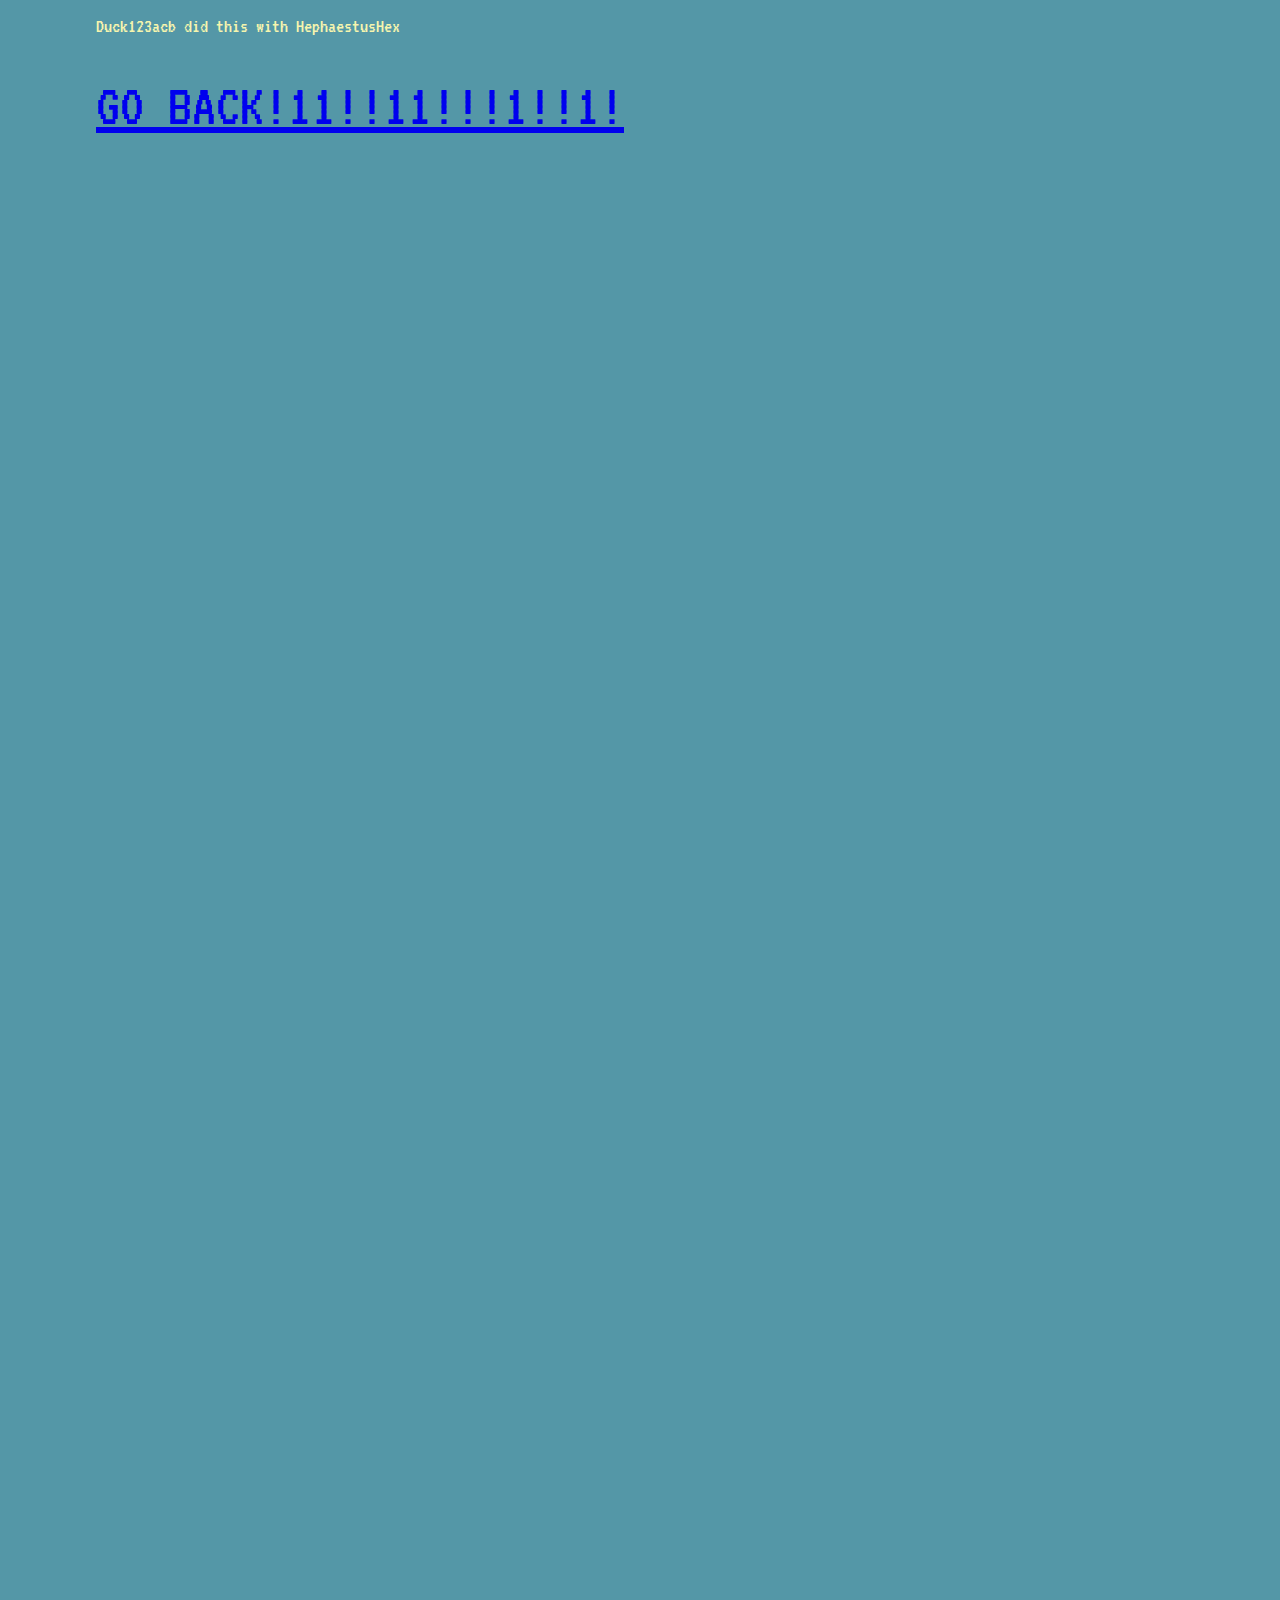
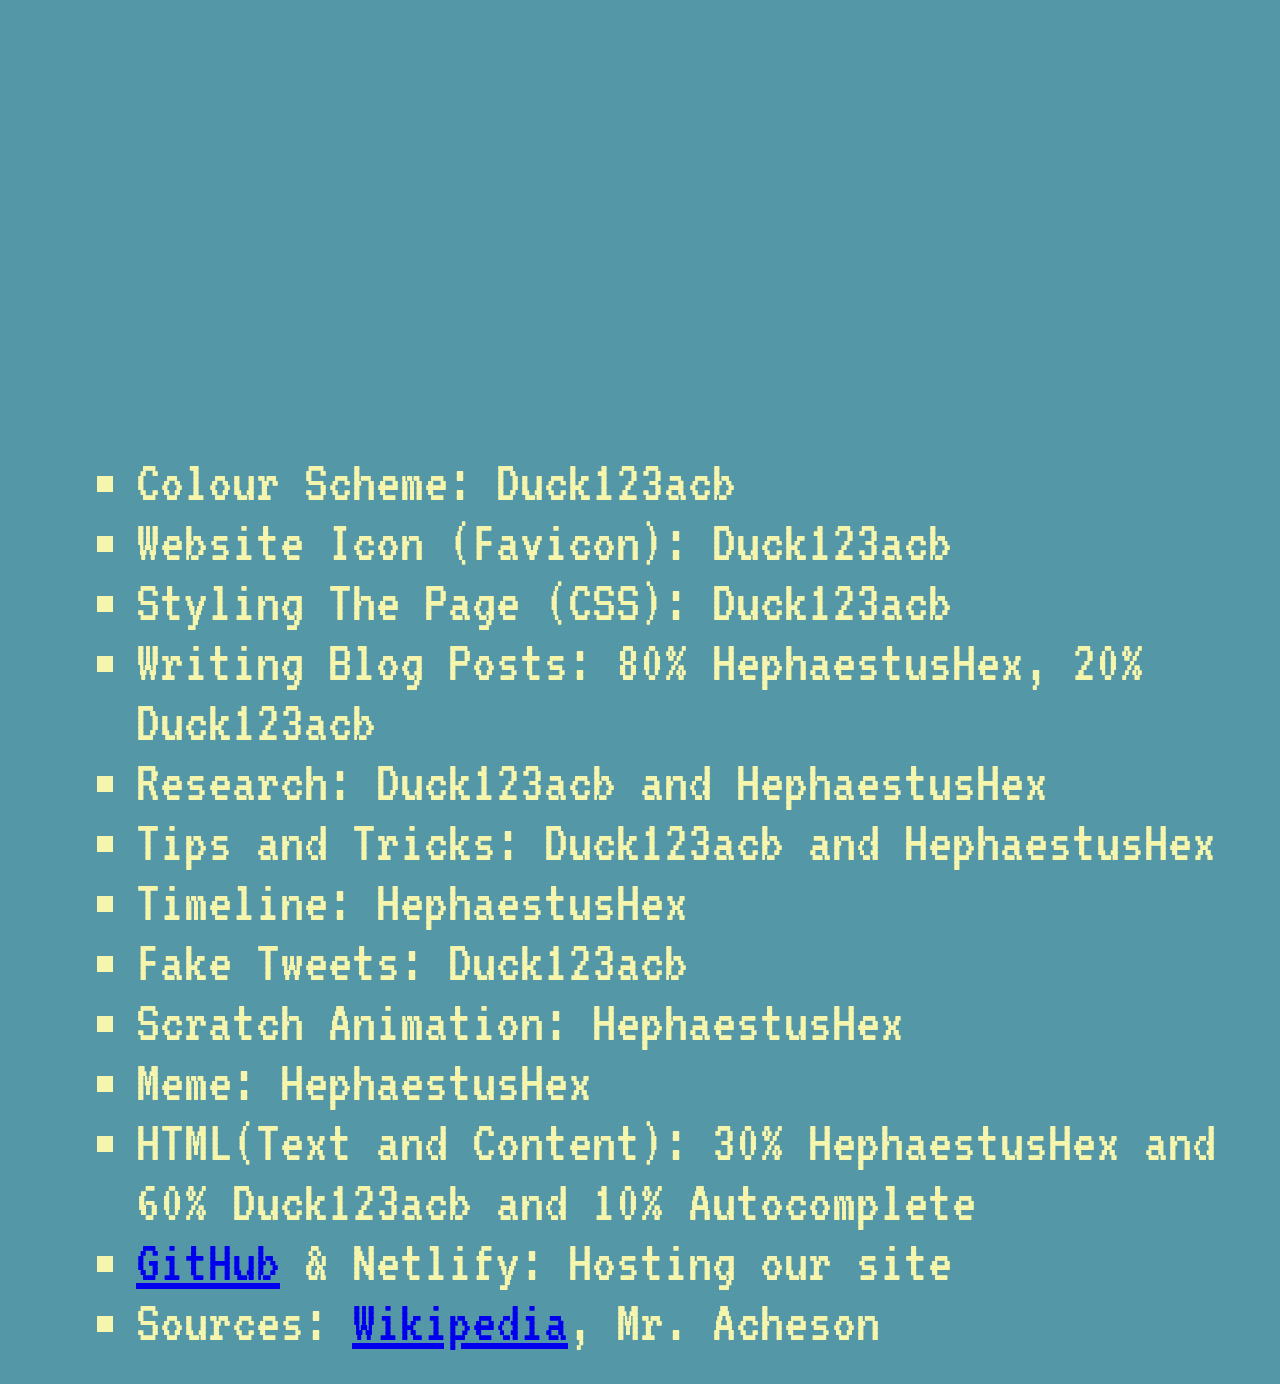
<file: credits.html>
<!DOCTYPE html>
<html lang="en">

<head>
    <meta charset="UTF-8">
    <meta http-equiv="X-UA-Compatible" content="IE=edge">
    <meta name="viewport" content="width=device-width, initial-scale=1.0">
    <title>Credits!!!</title>
    <link rel="preconnect" href="https://fonts.googleapis.com">
    <link rel="preconnect" href="https://fonts.gstatic.com" crossorigin>
    <link href="https://fonts.googleapis.com/css2?family=VT323&display=swap" rel="stylesheet">
    <link rel="stylesheet" href="styles.css">
    <link rel="icon" href="favicon.png" type="image/icon type">
    <link rel="stylesheet" href="creditsStyles.css">
</head>

<body>
    <main class="title">
        Duck123acb did this with HephaestusHex
        <br>
        <br>
        <br>
        <a href="index.html">GO BACK!11!!11!!!1!!1!</a>
        <br>
        <br>
        <br> <br>
        <br>
        <br> <br>
        <br>
        <br> <br>
        <br>
        <br> <br>
        <br>
        <br> <br>
        <br>
        <br> <br>
        <br>
        <br> <br>
        <br>
        <br> <br>
        <br>
        <br> <br>
        <br>
        <br> <br>
        <br>
        <br> <br>
        <br>
        <br> <br>
        <br>
        <br> <br>
        <br>
        <br> <br>
        <br>
        <br> <br>
        <br>
        <br>
        <br>
        <br>
        <br> <br>
        <br>
        <br> <br>
        <br>
        <br> <br>
        <br>
        <br> <br>
        <br>
        <br> <br>
        <br>
        <br> <br>
        <br>
        <br> <br>
        <br>
        <br> <br>
        <br>
        <br> <br>
        <br>
        <br> <br>
        <br>
        <br> <br>
        <br>
        <br> <br>
        <br>
        <br> <br>
        <br>
        <br> <br>
        <br>
        <br> <br>
        <br>
        <br> <br>
        <br>
        <br> <br>
        <br>
        <br> <br>
        <br>
        <br> <br>
        <br>
        <br> <br>
        <br>
        <br> <br>
        <br>
        <br> <br>
        <br>
        <br> <br>
        <br>
        <br> <br>
        <br>
        <br> <br>
        <br>
        <br> <br>
        <br>
        <br> <br>
        <br>
        <br> <br>
        <br>
        <br> <br>
        <br>
        <br> <br>
        <br>
        <br> <br>
        <br>
        <br> <br>
        <br>
        <br> <br>
        <br>
        <br> <br>
        <br>
        <br> <br>
        <br>
        <br> <br>
        <br>
        <br> <br>
        <br>
        <br> <br>
        <br>
        <br> <br>
        <br>
        <br> <br>
        <br>
        <br> <br>
        <br>
        <br> <br>
        <br>
        <br> <br>
        <br>
        <br> <br>
        <br>
        <br> <br>
        <br>
        <br> <br>
        <br>
        <br> <br>
        <br>
        <br> <br>
        <br>
        <br> <br>
        <br>
        <br> <br>
        <br>
        <br> <br>
        <br>
        <br> <br>
        <br>
        <br> <br>
        <br>
        <br> <br>
        <br>
        <br> <br>
        <br>
        <br> <br>
        <br>
        <br> <br>
        <br>
        <br> <br>
        <br>
        <br> <br>
        <br>
        <br> <br>
        <br>
        <br> <br>
        <br>
        <br> <br>
        <br>
        <br> <br>
        <br>
        <br> <br>
        <br>
        <br> <br>
        <br>
        <br> <br>
        <br>
        <br> <br>
        <br>
        <br> <br>
        <br>
        <br> <br>
        <br>
        <br> <br>
        <br>
        <br> <br>
        <br>
        <br> <br>
        <br>
        <br> <br>
        <br>
        <br> <br>
        <br>
        <br> <br>
        <br>
        <br> <br>
        <br>
        <br> <br>
        <br>
        <br> <br>
        <br>
        <br> <br>
        <br>
        <br> <br>
        <br>
        <br> <br>
        <br>
        <br> <br>
        <br>
        <br> <br>
        <br>
        <br> <br>
        <br>
        <br> <br>
        <br>
        <br> <br>
        <br>
        <br> <br>
        <br>
        <br> <br>
        <br>
        <br> <br>
        <br>
        <br> <br>
        <br>
        <br> <br>
        <br>
        <br> <br>
        <br>
        <br> <br>
        <br>
        <br> <br>
        <br>
        <br> <br>
        <br>
        <br>
        <ul>
            <li>Colour Scheme: Duck123acb</li>
            <li>Website Icon (Favicon): Duck123acb</li>
            <li>Styling The Page (CSS): Duck123acb</li>
            <li>Writing Blog Posts: 80% HephaestusHex, 20% Duck123acb</li>
            <li>Research: Duck123acb and HephaestusHex</li>
            <li>Tips and Tricks: Duck123acb and HephaestusHex</li>
            <li>Timeline: HephaestusHex</li>
            <li>Fake Tweets: Duck123acb</li>
            <li>Scratch Animation: HephaestusHex</li>
            <li>Meme: HephaestusHex</li>
            <li>HTML(Text and Content): 30% HephaestusHex and 60% Duck123acb and 10% Autocomplete</li>
            <li><a href="https://github.com/HephaestusHex/giovannis-journeys" target="_blank">GitHub</a> & Netlify:
                Hosting our site
            </li>
            <li>Sources: <a href="https://en.wikipedia.org/wiki/Main_Page" target="_blank">Wikipedia</a>, Mr. Acheson
            </li>
        </ul>
    </main>
</body>

</html>
</file>
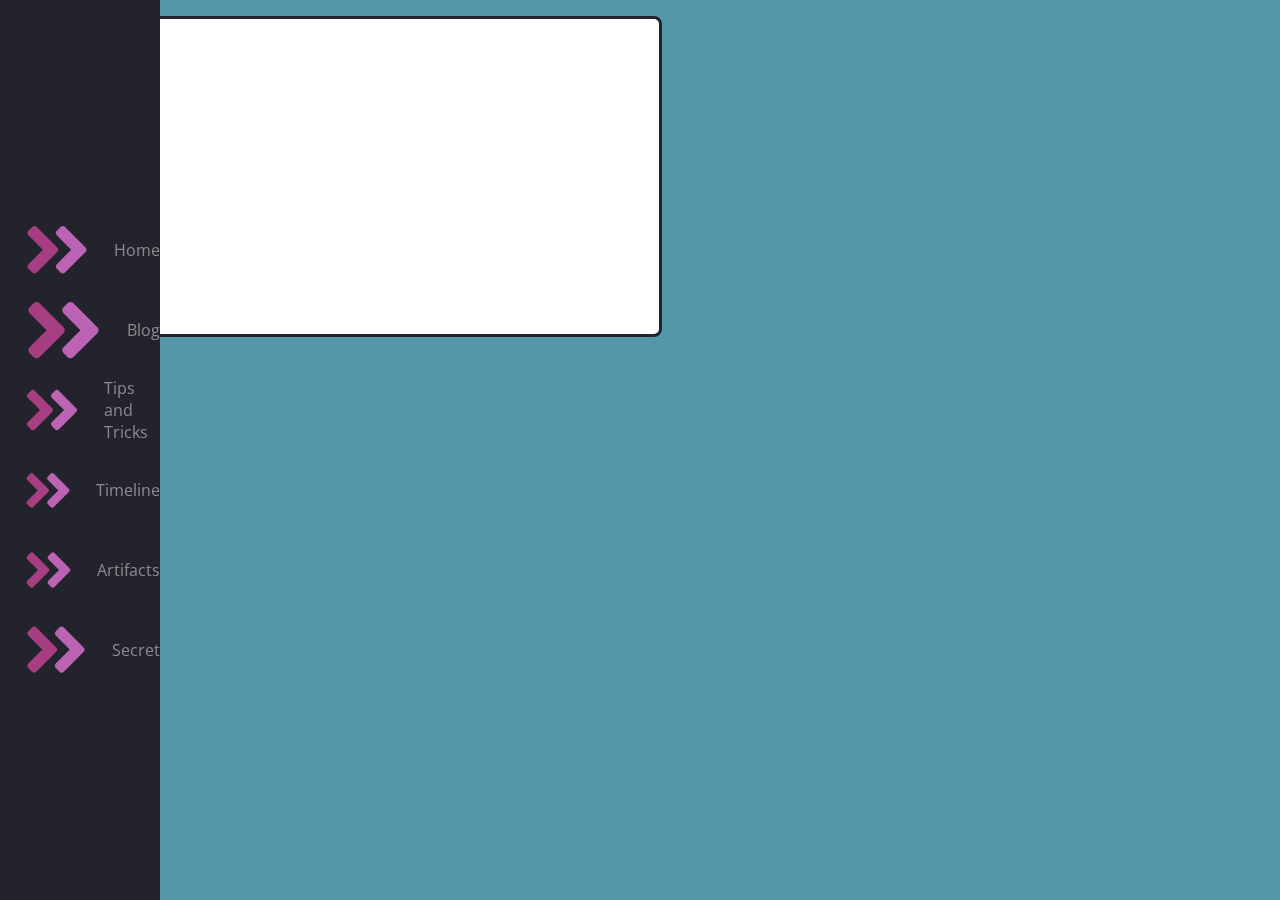
<file: rickroll.html>
<!DOCTYPE html>
<html lang="en">
<head>
    <meta charset="UTF-8">
    <meta http-equiv="X-UA-Compatible" content="IE=edge">
    <meta name="viewport" content="width=device-width, initial-scale=1.0">
    <link rel="preconnect" href="https://fonts.googleapis.com">
    <link rel="preconnect" href="https://fonts.gstatic.com" crossorigin>
    <link href="https://fonts.googleapis.com/css2?family=Open+Sans&display=swap" rel="stylesheet">
    <link rel="stylesheet" href="styles.css">
    <link rel="stylesheet" href="tips-n-tricksStyles.css">
    <link rel="icon" href="favicon.png" type="image/icon type">
    <title>Tips 'n Tricks</title>
</head>
<body>
    <nav class="navbar">
        <ul class="navbar-nav">
            <li class="nav-item">
                <a href="index.html" class="nav-link">
                    <svg
                      aria-hidden="true"
                      focusable="false"
                      data-prefix="fad"
                      data-icon="angle-double-right"
                      role="img"
                      xmlns="http://www.w3.org/2000/svg"
                      viewBox="0 0 448 512"
                      class="svg-inline--fa fa-angle-double-right fa-w-14 fa-5x"
                    >
                      <g class="fa-group">
                        <path
                          fill="currentColor"
                          d="M224 273L88.37 409a23.78 23.78 0 0 1-33.8 0L32 386.36a23.94 23.94 0 0 1 0-33.89l96.13-96.37L32 159.73a23.94 23.94 0 0 1 0-33.89l22.44-22.79a23.78 23.78 0 0 1 33.8 0L223.88 239a23.94 23.94 0 0 1 .1 34z"
                          class="fa-secondary"
                        ></path>
                        <path
                          fill="currentColor"
                          d="M415.89 273L280.34 409a23.77 23.77 0 0 1-33.79 0L224 386.26a23.94 23.94 0 0 1 0-33.89L320.11 256l-96-96.47a23.94 23.94 0 0 1 0-33.89l22.52-22.59a23.77 23.77 0 0 1 33.79 0L416 239a24 24 0 0 1-.11 34z"
                          class="fa-primary"
                        ></path>
                      </g>
                    </svg>
                    <span class="link-text">Home</span>
                </a>
            </li>

            <li class="nav-item">
                <a href="blog.html" class="nav-link">
                    <svg
                      aria-hidden="true"
                      focusable="false"
                      data-prefix="fad"
                      data-icon="angle-double-right"
                      role="img"
                      xmlns="http://www.w3.org/2000/svg"
                      viewBox="0 0 448 512"
                      class="svg-inline--fa fa-angle-double-right fa-w-14 fa-5x"
                    >
                      <g class="fa-group">
                        <path
                          fill="currentColor"
                          d="M224 273L88.37 409a23.78 23.78 0 0 1-33.8 0L32 386.36a23.94 23.94 0 0 1 0-33.89l96.13-96.37L32 159.73a23.94 23.94 0 0 1 0-33.89l22.44-22.79a23.78 23.78 0 0 1 33.8 0L223.88 239a23.94 23.94 0 0 1 .1 34z"
                          class="fa-secondary"
                        ></path>
                        <path
                          fill="currentColor"
                          d="M415.89 273L280.34 409a23.77 23.77 0 0 1-33.79 0L224 386.26a23.94 23.94 0 0 1 0-33.89L320.11 256l-96-96.47a23.94 23.94 0 0 1 0-33.89l22.52-22.59a23.77 23.77 0 0 1 33.79 0L416 239a24 24 0 0 1-.11 34z"
                          class="fa-primary"
                        ></path>
                      </g>
                    </svg>
                    <span class="link-text">Blog</span>
                </a>
            </li>

            <li class="nav-item">
                <a href="tips-n-tricks.html" class="nav-link">
                    <svg
                      aria-hidden="true"
                      focusable="false"
                      data-prefix="fad"
                      data-icon="angle-double-right"
                      role="img"
                      xmlns="http://www.w3.org/2000/svg"
                      viewBox="0 0 448 512"
                      class="svg-inline--fa fa-angle-double-right fa-w-14 fa-5x"
                    >
                      <g class="fa-group">
                        <path
                          fill="currentColor"
                          d="M224 273L88.37 409a23.78 23.78 0 0 1-33.8 0L32 386.36a23.94 23.94 0 0 1 0-33.89l96.13-96.37L32 159.73a23.94 23.94 0 0 1 0-33.89l22.44-22.79a23.78 23.78 0 0 1 33.8 0L223.88 239a23.94 23.94 0 0 1 .1 34z"
                          class="fa-secondary"
                        ></path>
                        <path
                          fill="currentColor"
                          d="M415.89 273L280.34 409a23.77 23.77 0 0 1-33.79 0L224 386.26a23.94 23.94 0 0 1 0-33.89L320.11 256l-96-96.47a23.94 23.94 0 0 1 0-33.89l22.52-22.59a23.77 23.77 0 0 1 33.79 0L416 239a24 24 0 0 1-.11 34z"
                          class="fa-primary"
                        ></path>
                      </g>
                    </svg>
                    <span class="link-text">Tips and Tricks</span>
                </a>
            </li>

            <li class="nav-item">
              <a href="timeline.html" class="nav-link">
                  <svg
                    aria-hidden="true"
                    focusable="false"
                    data-prefix="fad"
                    data-icon="angle-double-right"
                    role="img"
                    xmlns="http://www.w3.org/2000/svg"
                    viewBox="0 0 448 512"
                    class="svg-inline--fa fa-angle-double-right fa-w-14 fa-5x"
                  >
                    <g class="fa-group">
                      <path
                        fill="currentColor"
                        d="M224 273L88.37 409a23.78 23.78 0 0 1-33.8 0L32 386.36a23.94 23.94 0 0 1 0-33.89l96.13-96.37L32 159.73a23.94 23.94 0 0 1 0-33.89l22.44-22.79a23.78 23.78 0 0 1 33.8 0L223.88 239a23.94 23.94 0 0 1 .1 34z"
                        class="fa-secondary"
                      ></path>
                      <path
                        fill="currentColor"
                        d="M415.89 273L280.34 409a23.77 23.77 0 0 1-33.79 0L224 386.26a23.94 23.94 0 0 1 0-33.89L320.11 256l-96-96.47a23.94 23.94 0 0 1 0-33.89l22.52-22.59a23.77 23.77 0 0 1 33.79 0L416 239a24 24 0 0 1-.11 34z"
                        class="fa-primary"
                      ></path>
                    </g>
                  </svg>
                  <span class="link-text">Timeline</span>
              </a>
          </li>

          <li class="nav-item">
            <a href="artifacts.html" class="nav-link">
                <svg
                  aria-hidden="true"
                  focusable="false"
                  data-prefix="fad"
                  data-icon="angle-double-right"
                  role="img"
                  xmlns="http://www.w3.org/2000/svg"
                  viewBox="0 0 448 512"
                  class="svg-inline--fa fa-angle-double-right fa-w-14 fa-5x"
                >
                  <g class="fa-group">
                    <path
                      fill="currentColor"
                      d="M224 273L88.37 409a23.78 23.78 0 0 1-33.8 0L32 386.36a23.94 23.94 0 0 1 0-33.89l96.13-96.37L32 159.73a23.94 23.94 0 0 1 0-33.89l22.44-22.79a23.78 23.78 0 0 1 33.8 0L223.88 239a23.94 23.94 0 0 1 .1 34z"
                      class="fa-secondary"
                    ></path>
                    <path
                      fill="currentColor"
                      d="M415.89 273L280.34 409a23.77 23.77 0 0 1-33.79 0L224 386.26a23.94 23.94 0 0 1 0-33.89L320.11 256l-96-96.47a23.94 23.94 0 0 1 0-33.89l22.52-22.59a23.77 23.77 0 0 1 33.79 0L416 239a24 24 0 0 1-.11 34z"
                      class="fa-primary"
                    ></path>
                  </g>
                </svg>
                <span class="link-text">Artifacts</span>
            </a>
        </li>

            <li class="nav-item">
              <a href="https://www.youtube.com/watch?v=xvFZjo5PgG0" class="nav-link" target="_blank">
                  <svg
                    aria-hidden="true"
                    focusable="false"
                    data-prefix="fad"
                    data-icon="angle-double-right"
                    role="img"
                    xmlns="http://www.w3.org/2000/svg"
                    viewBox="0 0 448 512"
                    class="svg-inline--fa fa-angle-double-right fa-w-14 fa-5x"
                  >
                    <g class="fa-group">
                      <path
                        fill="currentColor"
                        d="M224 273L88.37 409a23.78 23.78 0 0 1-33.8 0L32 386.36a23.94 23.94 0 0 1 0-33.89l96.13-96.37L32 159.73a23.94 23.94 0 0 1 0-33.89l22.44-22.79a23.78 23.78 0 0 1 33.8 0L223.88 239a23.94 23.94 0 0 1 .1 34z"
                        class="fa-secondary"
                      ></path>
                      <path
                        fill="currentColor"
                        d="M415.89 273L280.34 409a23.77 23.77 0 0 1-33.79 0L224 386.26a23.94 23.94 0 0 1 0-33.89L320.11 256l-96-96.47a23.94 23.94 0 0 1 0-33.89l22.52-22.59a23.77 23.77 0 0 1 33.79 0L416 239a24 24 0 0 1-.11 34z"
                        class="fa-primary"
                      ></path>
                    </g>
                  </svg>
                  <span class="link-text">Secret</span>
              </a>
          </li>
        </ul>
    </nav>

    <main>
        <iframe width="560" height="315" src="https://www.youtube.com/embed/xvFZjo5PgG0?controls=0?autoplay=1" title="YouTube video player" frameborder="0" allow="accelerometer; autoplay; clipboard-write; encrypted-media; gyroscope; picture-in-picture" allowfullscreen></iframe>
    </main>
</html>
</file>
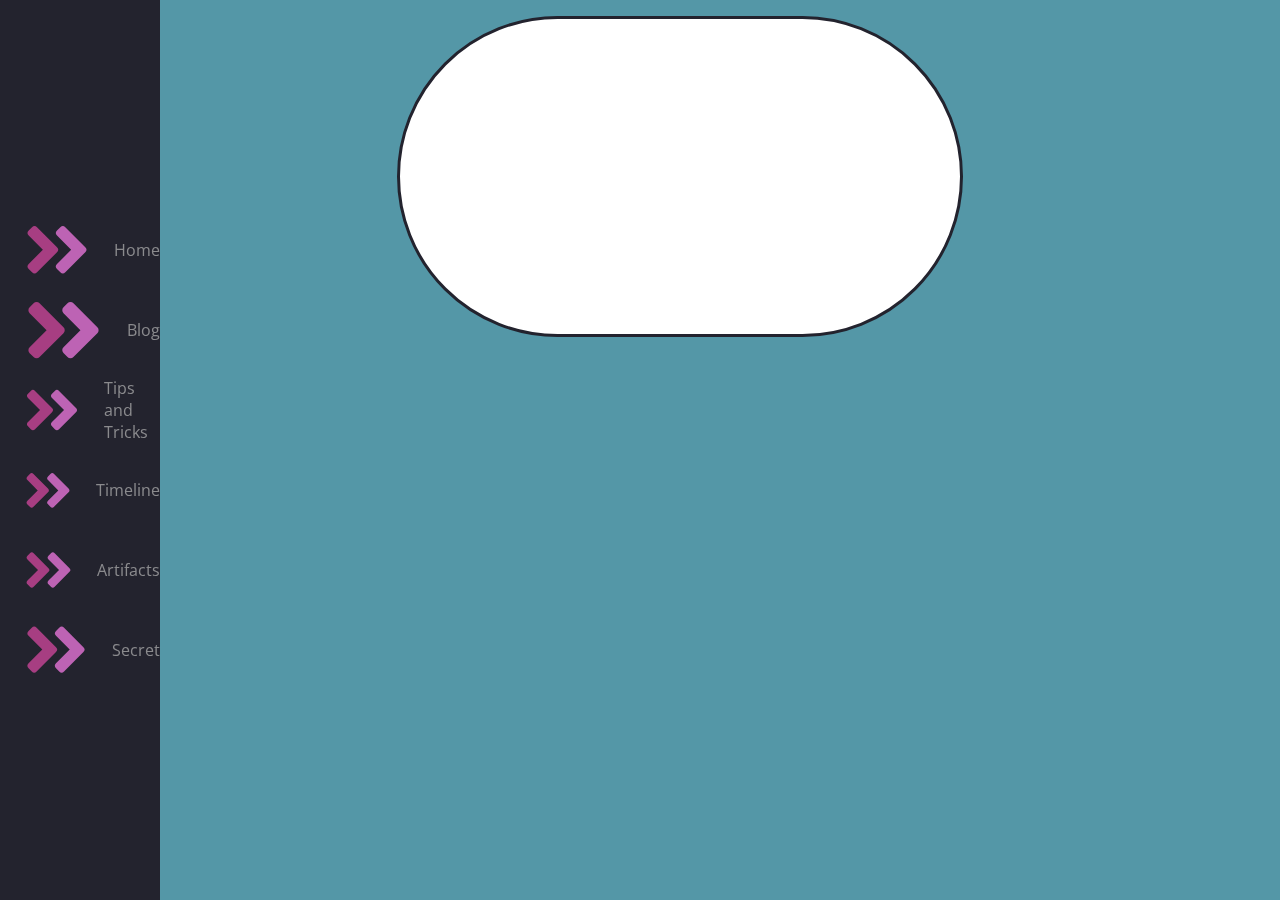
<file: secret.html>
<!DOCTYPE html>
<html lang="en">
<head>
    <meta charset="UTF-8">
    <meta http-equiv="X-UA-Compatible" content="IE=edge">
    <meta name="viewport" content="width=device-width, initial-scale=1.0">
    <link rel="preconnect" href="https://fonts.googleapis.com">
    <link rel="preconnect" href="https://fonts.gstatic.com" crossorigin>
    <link href="https://fonts.googleapis.com/css2?family=Open+Sans&display=swap" rel="stylesheet">
    <link rel="stylesheet" href="styles.css">
    <link rel="stylesheet" href="secretStyles.css">
    <link rel="icon" href="favicon.png" type="image/icon type">
    <title>Secret</title>
</head>
<body>
    <nav class="navbar">
        <ul class="navbar-nav">
            <li class="nav-item">
                <a href="index.html" class="nav-link">
                    <svg
                      aria-hidden="true"
                      focusable="false"
                      data-prefix="fad"
                      data-icon="angle-double-right"
                      role="img"
                      xmlns="http://www.w3.org/2000/svg"
                      viewBox="0 0 448 512"
                      class="svg-inline--fa fa-angle-double-right fa-w-14 fa-5x"
                    >
                      <g class="fa-group">
                        <path
                          fill="currentColor"
                          d="M224 273L88.37 409a23.78 23.78 0 0 1-33.8 0L32 386.36a23.94 23.94 0 0 1 0-33.89l96.13-96.37L32 159.73a23.94 23.94 0 0 1 0-33.89l22.44-22.79a23.78 23.78 0 0 1 33.8 0L223.88 239a23.94 23.94 0 0 1 .1 34z"
                          class="fa-secondary"
                        ></path>
                        <path
                          fill="currentColor"
                          d="M415.89 273L280.34 409a23.77 23.77 0 0 1-33.79 0L224 386.26a23.94 23.94 0 0 1 0-33.89L320.11 256l-96-96.47a23.94 23.94 0 0 1 0-33.89l22.52-22.59a23.77 23.77 0 0 1 33.79 0L416 239a24 24 0 0 1-.11 34z"
                          class="fa-primary"
                        ></path>
                      </g>
                    </svg>
                    <span class="link-text">Home</span>
                </a>
            </li>

            <li class="nav-item">
                <a href="blog.html" class="nav-link">
                    <svg
                      aria-hidden="true"
                      focusable="false"
                      data-prefix="fad"
                      data-icon="angle-double-right"
                      role="img"
                      xmlns="http://www.w3.org/2000/svg"
                      viewBox="0 0 448 512"
                      class="svg-inline--fa fa-angle-double-right fa-w-14 fa-5x"
                    >
                      <g class="fa-group">
                        <path
                          fill="currentColor"
                          d="M224 273L88.37 409a23.78 23.78 0 0 1-33.8 0L32 386.36a23.94 23.94 0 0 1 0-33.89l96.13-96.37L32 159.73a23.94 23.94 0 0 1 0-33.89l22.44-22.79a23.78 23.78 0 0 1 33.8 0L223.88 239a23.94 23.94 0 0 1 .1 34z"
                          class="fa-secondary"
                        ></path>
                        <path
                          fill="currentColor"
                          d="M415.89 273L280.34 409a23.77 23.77 0 0 1-33.79 0L224 386.26a23.94 23.94 0 0 1 0-33.89L320.11 256l-96-96.47a23.94 23.94 0 0 1 0-33.89l22.52-22.59a23.77 23.77 0 0 1 33.79 0L416 239a24 24 0 0 1-.11 34z"
                          class="fa-primary"
                        ></path>
                      </g>
                    </svg>
                    <span class="link-text">Blog</span>
                </a>
            </li>

            <li class="nav-item">
                <a href="tips-n-tricks.html" class="nav-link">
                    <svg
                      aria-hidden="true"
                      focusable="false"
                      data-prefix="fad"
                      data-icon="angle-double-right"
                      role="img"
                      xmlns="http://www.w3.org/2000/svg"
                      viewBox="0 0 448 512"
                      class="svg-inline--fa fa-angle-double-right fa-w-14 fa-5x"
                    >
                      <g class="fa-group">
                        <path
                          fill="currentColor"
                          d="M224 273L88.37 409a23.78 23.78 0 0 1-33.8 0L32 386.36a23.94 23.94 0 0 1 0-33.89l96.13-96.37L32 159.73a23.94 23.94 0 0 1 0-33.89l22.44-22.79a23.78 23.78 0 0 1 33.8 0L223.88 239a23.94 23.94 0 0 1 .1 34z"
                          class="fa-secondary"
                        ></path>
                        <path
                          fill="currentColor"
                          d="M415.89 273L280.34 409a23.77 23.77 0 0 1-33.79 0L224 386.26a23.94 23.94 0 0 1 0-33.89L320.11 256l-96-96.47a23.94 23.94 0 0 1 0-33.89l22.52-22.59a23.77 23.77 0 0 1 33.79 0L416 239a24 24 0 0 1-.11 34z"
                          class="fa-primary"
                        ></path>
                      </g>
                    </svg>
                    <span class="link-text">Tips and Tricks</span>
                </a>
            </li>

            <li class="nav-item">
              <a href="timeline.html" class="nav-link">
                  <svg
                    aria-hidden="true"
                    focusable="false"
                    data-prefix="fad"
                    data-icon="angle-double-right"
                    role="img"
                    xmlns="http://www.w3.org/2000/svg"
                    viewBox="0 0 448 512"
                    class="svg-inline--fa fa-angle-double-right fa-w-14 fa-5x"
                  >
                    <g class="fa-group">
                      <path
                        fill="currentColor"
                        d="M224 273L88.37 409a23.78 23.78 0 0 1-33.8 0L32 386.36a23.94 23.94 0 0 1 0-33.89l96.13-96.37L32 159.73a23.94 23.94 0 0 1 0-33.89l22.44-22.79a23.78 23.78 0 0 1 33.8 0L223.88 239a23.94 23.94 0 0 1 .1 34z"
                        class="fa-secondary"
                      ></path>
                      <path
                        fill="currentColor"
                        d="M415.89 273L280.34 409a23.77 23.77 0 0 1-33.79 0L224 386.26a23.94 23.94 0 0 1 0-33.89L320.11 256l-96-96.47a23.94 23.94 0 0 1 0-33.89l22.52-22.59a23.77 23.77 0 0 1 33.79 0L416 239a24 24 0 0 1-.11 34z"
                        class="fa-primary"
                      ></path>
                    </g>
                  </svg>
                  <span class="link-text">Timeline</span>
              </a>
          </li>

          <li class="nav-item">
            <a href="artifacts.html" class="nav-link">
                <svg
                  aria-hidden="true"
                  focusable="false"
                  data-prefix="fad"
                  data-icon="angle-double-right"
                  role="img"
                  xmlns="http://www.w3.org/2000/svg"
                  viewBox="0 0 448 512"
                  class="svg-inline--fa fa-angle-double-right fa-w-14 fa-5x"
                >
                  <g class="fa-group">
                    <path
                      fill="currentColor"
                      d="M224 273L88.37 409a23.78 23.78 0 0 1-33.8 0L32 386.36a23.94 23.94 0 0 1 0-33.89l96.13-96.37L32 159.73a23.94 23.94 0 0 1 0-33.89l22.44-22.79a23.78 23.78 0 0 1 33.8 0L223.88 239a23.94 23.94 0 0 1 .1 34z"
                      class="fa-secondary"
                    ></path>
                    <path
                      fill="currentColor"
                      d="M415.89 273L280.34 409a23.77 23.77 0 0 1-33.79 0L224 386.26a23.94 23.94 0 0 1 0-33.89L320.11 256l-96-96.47a23.94 23.94 0 0 1 0-33.89l22.52-22.59a23.77 23.77 0 0 1 33.79 0L416 239a24 24 0 0 1-.11 34z"
                      class="fa-primary"
                    ></path>
                  </g>
                </svg>
                <span class="link-text">Artifacts</span>
            </a>
        </li>

            <li class="nav-item">
              <a href="secret.html" class="nav-link" target="_blank">
                  <svg
                    aria-hidden="true"
                    focusable="false"
                    data-prefix="fad"
                    data-icon="angle-double-right"
                    role="img"
                    xmlns="http://www.w3.org/2000/svg"
                    viewBox="0 0 448 512"
                    class="svg-inline--fa fa-angle-double-right fa-w-14 fa-5x"
                  >
                    <g class="fa-group">
                      <path
                        fill="currentColor"
                        d="M224 273L88.37 409a23.78 23.78 0 0 1-33.8 0L32 386.36a23.94 23.94 0 0 1 0-33.89l96.13-96.37L32 159.73a23.94 23.94 0 0 1 0-33.89l22.44-22.79a23.78 23.78 0 0 1 33.8 0L223.88 239a23.94 23.94 0 0 1 .1 34z"
                        class="fa-secondary"
                      ></path>
                      <path
                        fill="currentColor"
                        d="M415.89 273L280.34 409a23.77 23.77 0 0 1-33.79 0L224 386.26a23.94 23.94 0 0 1 0-33.89L320.11 256l-96-96.47a23.94 23.94 0 0 1 0-33.89l22.52-22.59a23.77 23.77 0 0 1 33.79 0L416 239a24 24 0 0 1-.11 34z"
                        class="fa-primary"
                      ></path>
                    </g>
                  </svg>
                  <span class="link-text">Secret</span>
              </a>
          </li>
        </ul>
    </nav>

    <main>
        <iframe width="560" height="315" src="https://www.youtube.com/embed/xvFZjo5PgG0?controls=0&autoplay=1" title="YouTube video player" frameborder="0" allow="accelerometer; autoplay; clipboard-write; encrypted-media; gyroscope; picture-in-picture" allowfullscreen></iframe>
    </main>
</html>
</file>
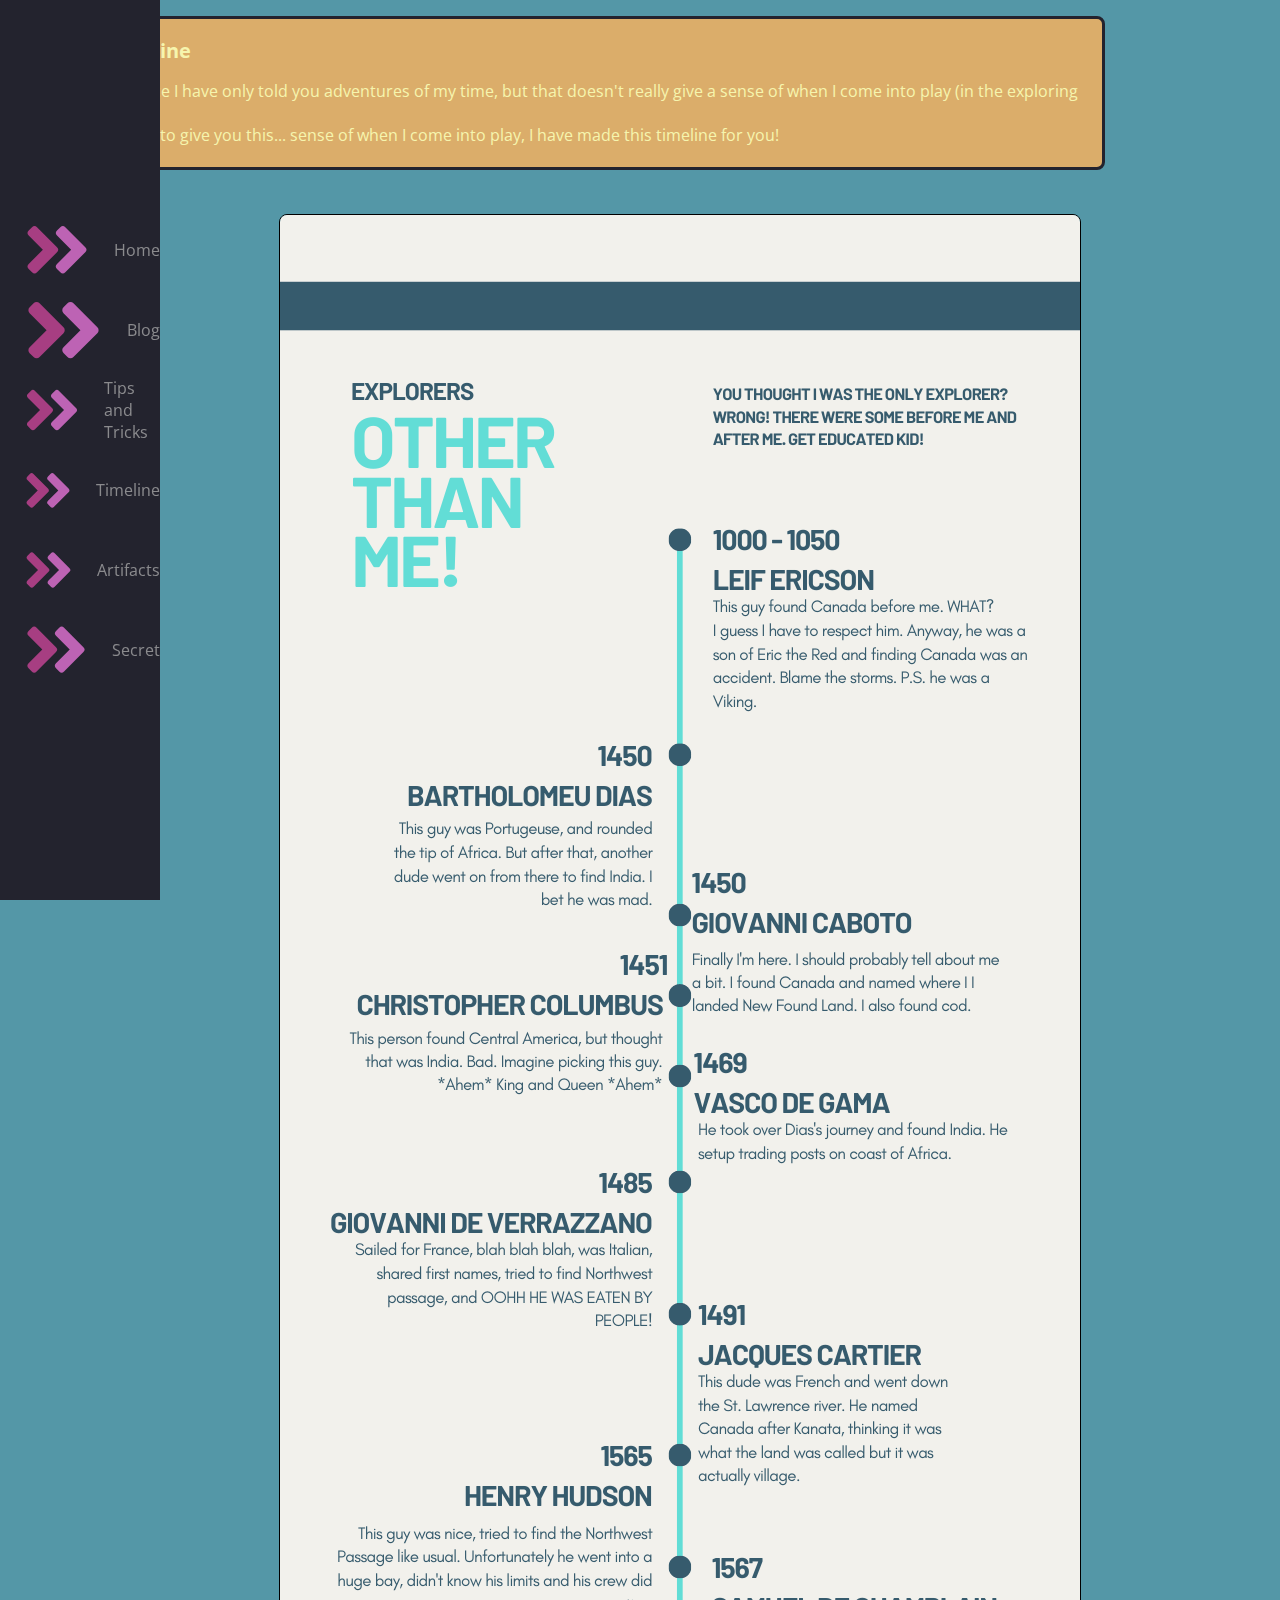
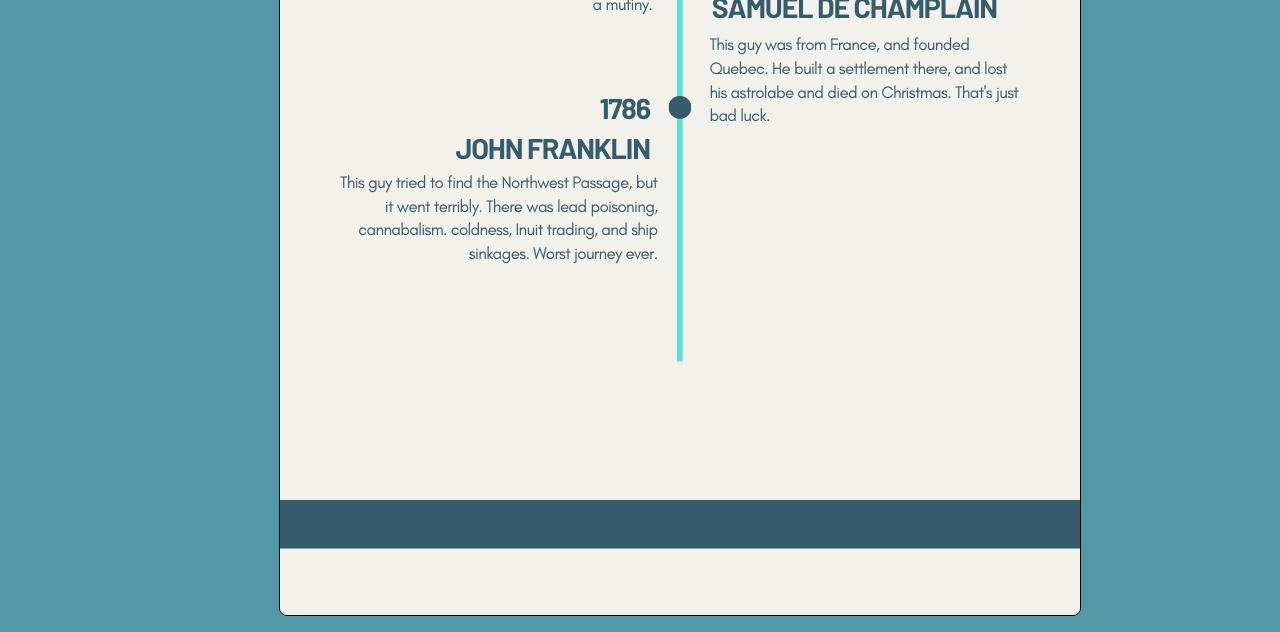
<file: timeline.html>
<!DOCTYPE html>
<html lang="en">
<head>
    <meta charset="UTF-8">
    <meta http-equiv="X-UA-Compatible" content="IE=edge">
    <meta name="viewport" content="width=device-width, initial-scale=1.0">
    <link rel="preconnect" href="https://fonts.googleapis.com">
    <link rel="preconnect" href="https://fonts.gstatic.com" crossorigin>
    <link href="https://fonts.googleapis.com/css2?family=Open+Sans&display=swap" rel="stylesheet">
    <link rel="stylesheet" href="styles.css">
    <link rel="stylesheet" href="timelineStyles.css">
    <link rel="icon" href="favicon.png" type="image/icon type">
    <title>Timeline</title>
</head>
<body>
    <nav class="navbar">
        <ul class="navbar-nav">
            <li class="nav-item">
                <a href="index.html" class="nav-link">
                    <svg
                      aria-hidden="true"
                      focusable="false"
                      data-prefix="fad"
                      data-icon="angle-double-right"
                      role="img"
                      xmlns="http://www.w3.org/2000/svg"
                      viewBox="0 0 448 512"
                      class="svg-inline--fa fa-angle-double-right fa-w-14 fa-5x"
                    >
                      <g class="fa-group">
                        <path
                          fill="currentColor"
                          d="M224 273L88.37 409a23.78 23.78 0 0 1-33.8 0L32 386.36a23.94 23.94 0 0 1 0-33.89l96.13-96.37L32 159.73a23.94 23.94 0 0 1 0-33.89l22.44-22.79a23.78 23.78 0 0 1 33.8 0L223.88 239a23.94 23.94 0 0 1 .1 34z"
                          class="fa-secondary"
                        ></path>
                        <path
                          fill="currentColor"
                          d="M415.89 273L280.34 409a23.77 23.77 0 0 1-33.79 0L224 386.26a23.94 23.94 0 0 1 0-33.89L320.11 256l-96-96.47a23.94 23.94 0 0 1 0-33.89l22.52-22.59a23.77 23.77 0 0 1 33.79 0L416 239a24 24 0 0 1-.11 34z"
                          class="fa-primary"
                        ></path>
                      </g>
                    </svg>
                    <span class="link-text">Home</span>
                </a>
            </li>

            <li class="nav-item">
                <a href="blog.html" class="nav-link">
                    <svg
                      aria-hidden="true"
                      focusable="false"
                      data-prefix="fad"
                      data-icon="angle-double-right"
                      role="img"
                      xmlns="http://www.w3.org/2000/svg"
                      viewBox="0 0 448 512"
                      class="svg-inline--fa fa-angle-double-right fa-w-14 fa-5x"
                    >
                      <g class="fa-group">
                        <path
                          fill="currentColor"
                          d="M224 273L88.37 409a23.78 23.78 0 0 1-33.8 0L32 386.36a23.94 23.94 0 0 1 0-33.89l96.13-96.37L32 159.73a23.94 23.94 0 0 1 0-33.89l22.44-22.79a23.78 23.78 0 0 1 33.8 0L223.88 239a23.94 23.94 0 0 1 .1 34z"
                          class="fa-secondary"
                        ></path>
                        <path
                          fill="currentColor"
                          d="M415.89 273L280.34 409a23.77 23.77 0 0 1-33.79 0L224 386.26a23.94 23.94 0 0 1 0-33.89L320.11 256l-96-96.47a23.94 23.94 0 0 1 0-33.89l22.52-22.59a23.77 23.77 0 0 1 33.79 0L416 239a24 24 0 0 1-.11 34z"
                          class="fa-primary"
                        ></path>
                      </g>
                    </svg>
                    <span class="link-text">Blog</span>
                </a>
            </li>

            <li class="nav-item">
                <a href="tips-n-tricks.html" class="nav-link">
                    <svg
                      aria-hidden="true"
                      focusable="false"
                      data-prefix="fad"
                      data-icon="angle-double-right"
                      role="img"
                      xmlns="http://www.w3.org/2000/svg"
                      viewBox="0 0 448 512"
                      class="svg-inline--fa fa-angle-double-right fa-w-14 fa-5x"
                    >
                      <g class="fa-group">
                        <path
                          fill="currentColor"
                          d="M224 273L88.37 409a23.78 23.78 0 0 1-33.8 0L32 386.36a23.94 23.94 0 0 1 0-33.89l96.13-96.37L32 159.73a23.94 23.94 0 0 1 0-33.89l22.44-22.79a23.78 23.78 0 0 1 33.8 0L223.88 239a23.94 23.94 0 0 1 .1 34z"
                          class="fa-secondary"
                        ></path>
                        <path
                          fill="currentColor"
                          d="M415.89 273L280.34 409a23.77 23.77 0 0 1-33.79 0L224 386.26a23.94 23.94 0 0 1 0-33.89L320.11 256l-96-96.47a23.94 23.94 0 0 1 0-33.89l22.52-22.59a23.77 23.77 0 0 1 33.79 0L416 239a24 24 0 0 1-.11 34z"
                          class="fa-primary"
                        ></path>
                      </g>
                    </svg>
                    <span class="link-text">Tips and Tricks</span>
                </a>
            </li>

            <li class="nav-item">
              <a href="timeline.html" class="nav-link">
                  <svg
                    aria-hidden="true"
                    focusable="false"
                    data-prefix="fad"
                    data-icon="angle-double-right"
                    role="img"
                    xmlns="http://www.w3.org/2000/svg"
                    viewBox="0 0 448 512"
                    class="svg-inline--fa fa-angle-double-right fa-w-14 fa-5x"
                  >
                    <g class="fa-group">
                      <path
                        fill="currentColor"
                        d="M224 273L88.37 409a23.78 23.78 0 0 1-33.8 0L32 386.36a23.94 23.94 0 0 1 0-33.89l96.13-96.37L32 159.73a23.94 23.94 0 0 1 0-33.89l22.44-22.79a23.78 23.78 0 0 1 33.8 0L223.88 239a23.94 23.94 0 0 1 .1 34z"
                        class="fa-secondary"
                      ></path>
                      <path
                        fill="currentColor"
                        d="M415.89 273L280.34 409a23.77 23.77 0 0 1-33.79 0L224 386.26a23.94 23.94 0 0 1 0-33.89L320.11 256l-96-96.47a23.94 23.94 0 0 1 0-33.89l22.52-22.59a23.77 23.77 0 0 1 33.79 0L416 239a24 24 0 0 1-.11 34z"
                        class="fa-primary"
                      ></path>
                    </g>
                  </svg>
                  <span class="link-text">Timeline</span>
              </a>
          </li>

          <li class="nav-item">
            <a href="artifacts.html" class="nav-link">
                <svg
                  aria-hidden="true"
                  focusable="false"
                  data-prefix="fad"
                  data-icon="angle-double-right"
                  role="img"
                  xmlns="http://www.w3.org/2000/svg"
                  viewBox="0 0 448 512"
                  class="svg-inline--fa fa-angle-double-right fa-w-14 fa-5x"
                >
                  <g class="fa-group">
                    <path
                      fill="currentColor"
                      d="M224 273L88.37 409a23.78 23.78 0 0 1-33.8 0L32 386.36a23.94 23.94 0 0 1 0-33.89l96.13-96.37L32 159.73a23.94 23.94 0 0 1 0-33.89l22.44-22.79a23.78 23.78 0 0 1 33.8 0L223.88 239a23.94 23.94 0 0 1 .1 34z"
                      class="fa-secondary"
                    ></path>
                    <path
                      fill="currentColor"
                      d="M415.89 273L280.34 409a23.77 23.77 0 0 1-33.79 0L224 386.26a23.94 23.94 0 0 1 0-33.89L320.11 256l-96-96.47a23.94 23.94 0 0 1 0-33.89l22.52-22.59a23.77 23.77 0 0 1 33.79 0L416 239a24 24 0 0 1-.11 34z"
                      class="fa-primary"
                    ></path>
                  </g>
                </svg>
                <span class="link-text">Artifacts</span>
            </a>
        </li>

            <li class="nav-item">
              <a href="secret.html" class="nav-link" target="_blank">
                  <svg
                    aria-hidden="true"
                    focusable="false"
                    data-prefix="fad"
                    data-icon="angle-double-right"
                    role="img"
                    xmlns="http://www.w3.org/2000/svg"
                    viewBox="0 0 448 512"
                    class="svg-inline--fa fa-angle-double-right fa-w-14 fa-5x"
                  >
                    <g class="fa-group">
                      <path
                        fill="currentColor"
                        d="M224 273L88.37 409a23.78 23.78 0 0 1-33.8 0L32 386.36a23.94 23.94 0 0 1 0-33.89l96.13-96.37L32 159.73a23.94 23.94 0 0 1 0-33.89l22.44-22.79a23.78 23.78 0 0 1 33.8 0L223.88 239a23.94 23.94 0 0 1 .1 34z"
                        class="fa-secondary"
                      ></path>
                      <path
                        fill="currentColor"
                        d="M415.89 273L280.34 409a23.77 23.77 0 0 1-33.79 0L224 386.26a23.94 23.94 0 0 1 0-33.89L320.11 256l-96-96.47a23.94 23.94 0 0 1 0-33.89l22.52-22.59a23.77 23.77 0 0 1 33.79 0L416 239a24 24 0 0 1-.11 34z"
                        class="fa-primary"
                      ></path>
                    </g>
                  </svg>
                  <span class="link-text">Secret</span>
              </a>
          </li>
        </ul>
    </nav>

    <main>
      <div class="text">
        <h1 class="title">
            Timeline
        </h1>
        <p>
            So, since I have only told you adventures of my time, but that doesn't really give a sense of when I come into play (in the exploring biz).
            <br>
            And so to give you this... sense of when I come into play, I have made this timeline for you! 
        </p>
      </div>
      <br>
      <br>
      <div class="timeline">
        <img src="timeline.png" alt="timeline of things">
      </div>
    </main>
</html>
</file>
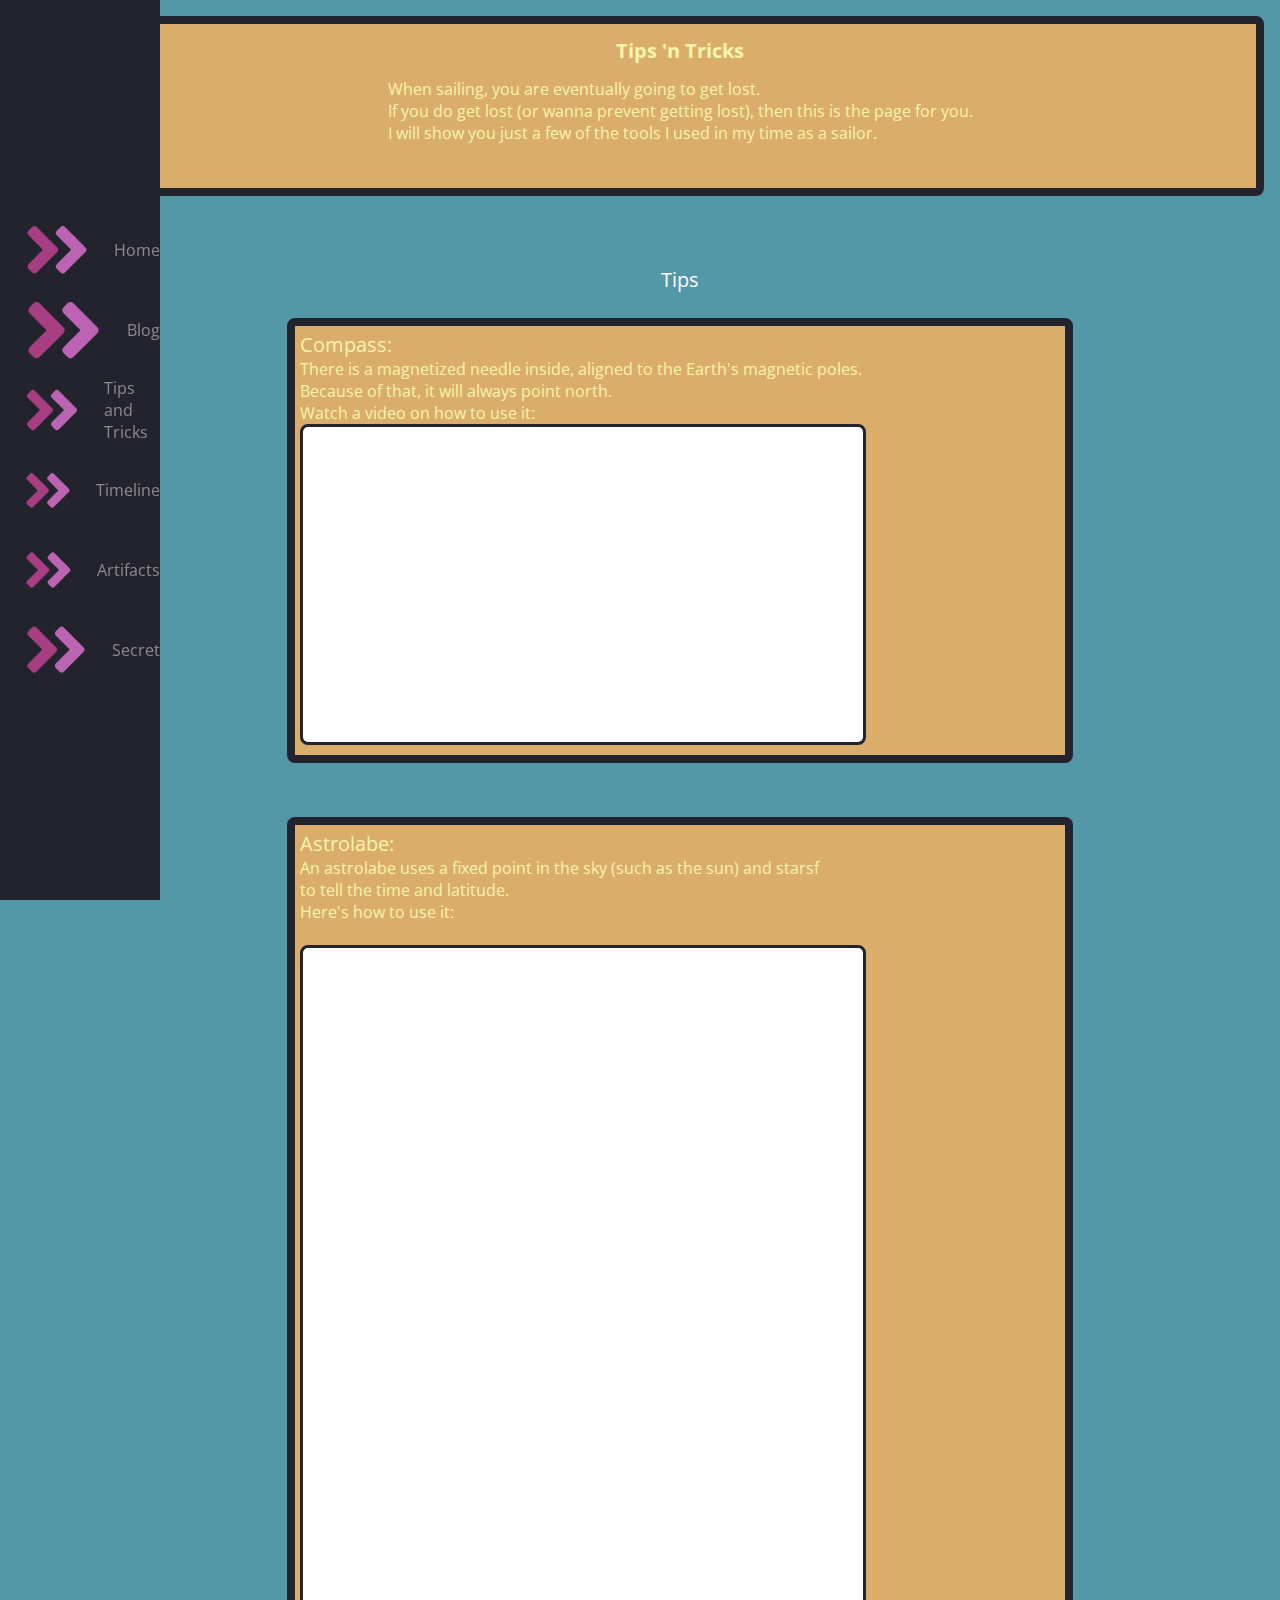
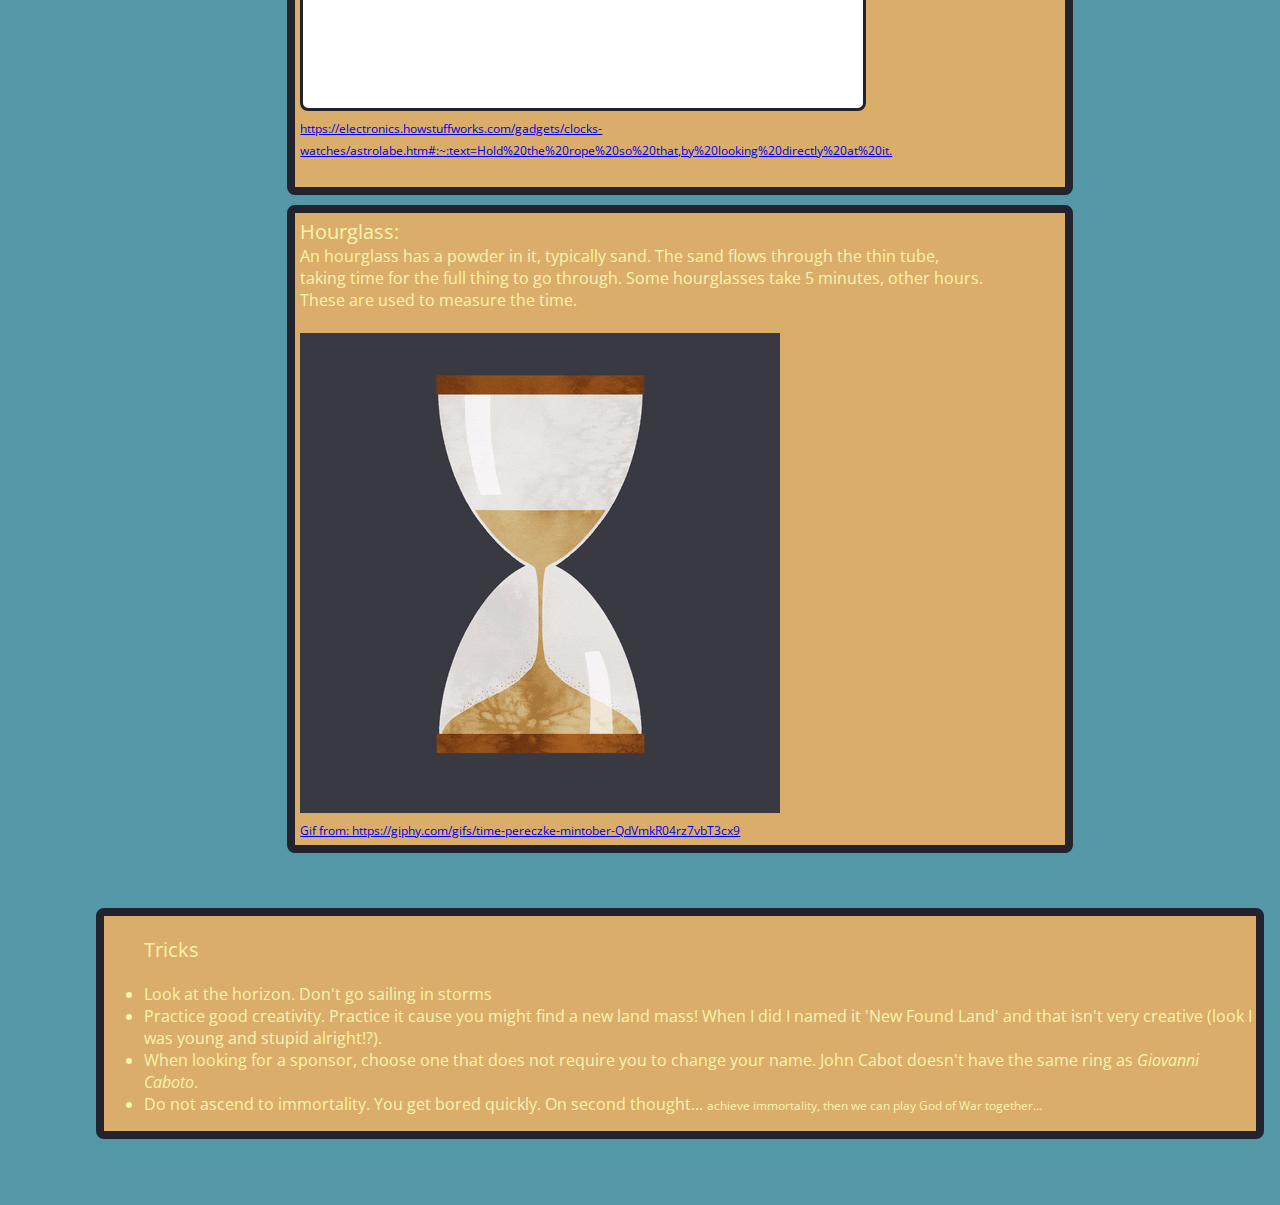
<file: tips-n-tricks.html>
<!DOCTYPE html>
<html lang="en">
<head>
    <meta charset="UTF-8">
    <meta http-equiv="X-UA-Compatible" content="IE=edge">
    <meta name="viewport" content="width=device-width, initial-scale=1.0">
    <link rel="preconnect" href="https://fonts.googleapis.com">
    <link rel="preconnect" href="https://fonts.gstatic.com" crossorigin>
    <link href="https://fonts.googleapis.com/css2?family=Open+Sans&display=swap" rel="stylesheet">
    <link rel="stylesheet" href="styles.css">
    <link rel="stylesheet" href="tips-n-tricksStyles.css">
    <link rel="icon" href="favicon.png" type="image/icon type">
    <title>Tips 'n Tricks</title>
</head>
<body>
    <nav class="navbar">
        <ul class="navbar-nav">
            <li class="nav-item">
                <a href="index.html" class="nav-link">
                    <svg
                      aria-hidden="true"
                      focusable="false"
                      data-prefix="fad"
                      data-icon="angle-double-right"
                      role="img"
                      xmlns="http://www.w3.org/2000/svg"
                      viewBox="0 0 448 512"
                      class="svg-inline--fa fa-angle-double-right fa-w-14 fa-5x"
                    >
                      <g class="fa-group">
                        <path
                          fill="currentColor"
                          d="M224 273L88.37 409a23.78 23.78 0 0 1-33.8 0L32 386.36a23.94 23.94 0 0 1 0-33.89l96.13-96.37L32 159.73a23.94 23.94 0 0 1 0-33.89l22.44-22.79a23.78 23.78 0 0 1 33.8 0L223.88 239a23.94 23.94 0 0 1 .1 34z"
                          class="fa-secondary"
                        ></path>
                        <path
                          fill="currentColor"
                          d="M415.89 273L280.34 409a23.77 23.77 0 0 1-33.79 0L224 386.26a23.94 23.94 0 0 1 0-33.89L320.11 256l-96-96.47a23.94 23.94 0 0 1 0-33.89l22.52-22.59a23.77 23.77 0 0 1 33.79 0L416 239a24 24 0 0 1-.11 34z"
                          class="fa-primary"
                        ></path>
                      </g>
                    </svg>
                    <span class="link-text">Home</span>
                </a>
            </li>

            <li class="nav-item">
                <a href="blog.html" class="nav-link">
                    <svg
                      aria-hidden="true"
                      focusable="false"
                      data-prefix="fad"
                      data-icon="angle-double-right"
                      role="img"
                      xmlns="http://www.w3.org/2000/svg"
                      viewBox="0 0 448 512"
                      class="svg-inline--fa fa-angle-double-right fa-w-14 fa-5x"
                    >
                      <g class="fa-group">
                        <path
                          fill="currentColor"
                          d="M224 273L88.37 409a23.78 23.78 0 0 1-33.8 0L32 386.36a23.94 23.94 0 0 1 0-33.89l96.13-96.37L32 159.73a23.94 23.94 0 0 1 0-33.89l22.44-22.79a23.78 23.78 0 0 1 33.8 0L223.88 239a23.94 23.94 0 0 1 .1 34z"
                          class="fa-secondary"
                        ></path>
                        <path
                          fill="currentColor"
                          d="M415.89 273L280.34 409a23.77 23.77 0 0 1-33.79 0L224 386.26a23.94 23.94 0 0 1 0-33.89L320.11 256l-96-96.47a23.94 23.94 0 0 1 0-33.89l22.52-22.59a23.77 23.77 0 0 1 33.79 0L416 239a24 24 0 0 1-.11 34z"
                          class="fa-primary"
                        ></path>
                      </g>
                    </svg>
                    <span class="link-text">Blog</span>
                </a>
            </li>

            <li class="nav-item">
                <a href="tips-n-tricks.html" class="nav-link">
                    <svg
                      aria-hidden="true"
                      focusable="false"
                      data-prefix="fad"
                      data-icon="angle-double-right"
                      role="img"
                      xmlns="http://www.w3.org/2000/svg"
                      viewBox="0 0 448 512"
                      class="svg-inline--fa fa-angle-double-right fa-w-14 fa-5x"
                    >
                      <g class="fa-group">
                        <path
                          fill="currentColor"
                          d="M224 273L88.37 409a23.78 23.78 0 0 1-33.8 0L32 386.36a23.94 23.94 0 0 1 0-33.89l96.13-96.37L32 159.73a23.94 23.94 0 0 1 0-33.89l22.44-22.79a23.78 23.78 0 0 1 33.8 0L223.88 239a23.94 23.94 0 0 1 .1 34z"
                          class="fa-secondary"
                        ></path>
                        <path
                          fill="currentColor"
                          d="M415.89 273L280.34 409a23.77 23.77 0 0 1-33.79 0L224 386.26a23.94 23.94 0 0 1 0-33.89L320.11 256l-96-96.47a23.94 23.94 0 0 1 0-33.89l22.52-22.59a23.77 23.77 0 0 1 33.79 0L416 239a24 24 0 0 1-.11 34z"
                          class="fa-primary"
                        ></path>
                      </g>
                    </svg>
                    <span class="link-text">Tips and Tricks</span>
                </a>
            </li>

            <li class="nav-item">
              <a href="timeline.html" class="nav-link">
                  <svg
                    aria-hidden="true"
                    focusable="false"
                    data-prefix="fad"
                    data-icon="angle-double-right"
                    role="img"
                    xmlns="http://www.w3.org/2000/svg"
                    viewBox="0 0 448 512"
                    class="svg-inline--fa fa-angle-double-right fa-w-14 fa-5x"
                  >
                    <g class="fa-group">
                      <path
                        fill="currentColor"
                        d="M224 273L88.37 409a23.78 23.78 0 0 1-33.8 0L32 386.36a23.94 23.94 0 0 1 0-33.89l96.13-96.37L32 159.73a23.94 23.94 0 0 1 0-33.89l22.44-22.79a23.78 23.78 0 0 1 33.8 0L223.88 239a23.94 23.94 0 0 1 .1 34z"
                        class="fa-secondary"
                      ></path>
                      <path
                        fill="currentColor"
                        d="M415.89 273L280.34 409a23.77 23.77 0 0 1-33.79 0L224 386.26a23.94 23.94 0 0 1 0-33.89L320.11 256l-96-96.47a23.94 23.94 0 0 1 0-33.89l22.52-22.59a23.77 23.77 0 0 1 33.79 0L416 239a24 24 0 0 1-.11 34z"
                        class="fa-primary"
                      ></path>
                    </g>
                  </svg>
                  <span class="link-text">Timeline</span>
              </a>
          </li>

          <li class="nav-item">
            <a href="artifacts.html" class="nav-link">
                <svg
                  aria-hidden="true"
                  focusable="false"
                  data-prefix="fad"
                  data-icon="angle-double-right"
                  role="img"
                  xmlns="http://www.w3.org/2000/svg"
                  viewBox="0 0 448 512"
                  class="svg-inline--fa fa-angle-double-right fa-w-14 fa-5x"
                >
                  <g class="fa-group">
                    <path
                      fill="currentColor"
                      d="M224 273L88.37 409a23.78 23.78 0 0 1-33.8 0L32 386.36a23.94 23.94 0 0 1 0-33.89l96.13-96.37L32 159.73a23.94 23.94 0 0 1 0-33.89l22.44-22.79a23.78 23.78 0 0 1 33.8 0L223.88 239a23.94 23.94 0 0 1 .1 34z"
                      class="fa-secondary"
                    ></path>
                    <path
                      fill="currentColor"
                      d="M415.89 273L280.34 409a23.77 23.77 0 0 1-33.79 0L224 386.26a23.94 23.94 0 0 1 0-33.89L320.11 256l-96-96.47a23.94 23.94 0 0 1 0-33.89l22.52-22.59a23.77 23.77 0 0 1 33.79 0L416 239a24 24 0 0 1-.11 34z"
                      class="fa-primary"
                    ></path>
                  </g>
                </svg>
                <span class="link-text">Artifacts</span>
            </a>
        </li>

            <li class="nav-item">
              <a href="secret.html" class="nav-link" target="_blank">
                  <svg
                    aria-hidden="true"
                    focusable="false"
                    data-prefix="fad"
                    data-icon="angle-double-right"
                    role="img"
                    xmlns="http://www.w3.org/2000/svg"
                    viewBox="0 0 448 512"
                    class="svg-inline--fa fa-angle-double-right fa-w-14 fa-5x"
                  >
                    <g class="fa-group">
                      <path
                        fill="currentColor"
                        d="M224 273L88.37 409a23.78 23.78 0 0 1-33.8 0L32 386.36a23.94 23.94 0 0 1 0-33.89l96.13-96.37L32 159.73a23.94 23.94 0 0 1 0-33.89l22.44-22.79a23.78 23.78 0 0 1 33.8 0L223.88 239a23.94 23.94 0 0 1 .1 34z"
                        class="fa-secondary"
                      ></path>
                      <path
                        fill="currentColor"
                        d="M415.89 273L280.34 409a23.77 23.77 0 0 1-33.79 0L224 386.26a23.94 23.94 0 0 1 0-33.89L320.11 256l-96-96.47a23.94 23.94 0 0 1 0-33.89l22.52-22.59a23.77 23.77 0 0 1 33.79 0L416 239a24 24 0 0 1-.11 34z"
                        class="fa-primary"
                      ></path>
                    </g>
                  </svg>
                  <span class="link-text">Secret</span>
              </a>
          </li>
        </ul>
    </nav>

    <main>
      <div class="intro">
        <h1 class="title">Tips 'n Tricks</h1>
          <span>
              When sailing, you are eventually going to get lost.
              <br>
              If you do get lost (or wanna prevent getting lost), then this is the page for you.
              <br>
              I will show you just a few of the tools I used in my time as a sailor. 
            </span>
          <br>
          <br>
      </div>
        <div class="tips">
          <p class="title" id="alone">Tips</p>
          <div class="compass">
              <span class="title">Compass:</span>
              <br>
              <span>
                  There is a magnetized needle inside, aligned to the Earth&#39;s magnetic poles.
                  <br>
                  Because of that, it will always point north.
                  <br>
                  Watch a video on how to use it: 
                  <br>
                  <iframe width="560" height="315" src="https://www.youtube.com/embed/0cF0ovA3FtY" title="YouTube video player" frameborder="0" allow="accelerometer; autoplay; clipboard-write; encrypted-media; gyroscope; picture-in-picture" allowfullscreen></iframe>
                </span>
            </div>
                <br>
                <br>
            <div class="astrolabe">
                <span class="title">
                    Astrolabe:
                </span>
                <br>
                <span>
                    An astrolabe uses a fixed point in the sky (such as the sun) and starsf
                    <br>
                    to tell the time and latitude.
                    <br>
                    Here&#39;s how to use it:
                    <br>
                    <br>
                  <iframe width="560" height="760" src="https://electronics.howstuffworks.com/gadgets/clocks-watches/astrolabe.htm#:~:text=Hold%20the%20rope%20so%20that,by%20looking%20directly%20at%20it." title="YouTube video player" frameborder="0" allow="accelerometer; autoplay; clipboard-write; encrypted-media; gyroscope; picture-in-picture" allowfullscreen></iframe>
                  <br>
                  <a href="https://electronics.howstuffworks.com/gadgets/clocks-watches/astrolabe.htm#:~:text=Hold%20the%20rope%20so%20that,by%20looking%20directly%20at%20it." class="small">https://electronics.howstuffworks.com/gadgets/clocks-watches/astrolabe.htm#:~:text=Hold%20the%20rope%20so%20that,by%20looking%20directly%20at%20it.</a>
                </span>
                <br>
                <br>
            </div>
            <div class="hourglass">
                <span class="title">
                    Hourglass:
                </span>
                <br>
                <span>
                    An hourglass has a powder in it, typically sand. The sand flows through the thin tube, 
                    <br>
                    taking time for the full thing to go through. Some hourglasses take 5 minutes, other hours. 
                    <br>
                    These are used to measure the time. 
                    <br>
                    <br>
                    <img src="hourglass.gif" alt="an hourglass">
                    <br>
                    <a href="https://giphy.com/gifs/time-pereczke-mintober-QdVmkR04rz7vbT3cx9" class="small">Gif from: https://giphy.com/gifs/time-pereczke-mintober-QdVmkR04rz7vbT3cx9</a>
                </span>
            </div>
        </div> 
        <div class="tricks">
          <p class="title">Tricks</p>
            <ul>
                <li>
                  Look at the horizon. Don&#39;t go sailing in storms 
                </li>
                <li>
                    Practice good creativity. Practice it cause you might find a new land mass! When I did I named it 'New Found Land' and that isn't very creative (look I was young and stupid alright!?). 
                </li>
                <li>
                    When looking for a sponsor, choose one that does not require you to change your name. John Cabot doesn&#39;t have the same ring as <span class="itallic">Giovanni Caboto</span>. 
                </li>
                <li>
                    Do not ascend to immortality. You get bored quickly. On second thought... <span class="small">achieve immortality, then we can play God of War together...</span>
                </li>
            </ul>
        </div>
    </main>
</html>
</file>
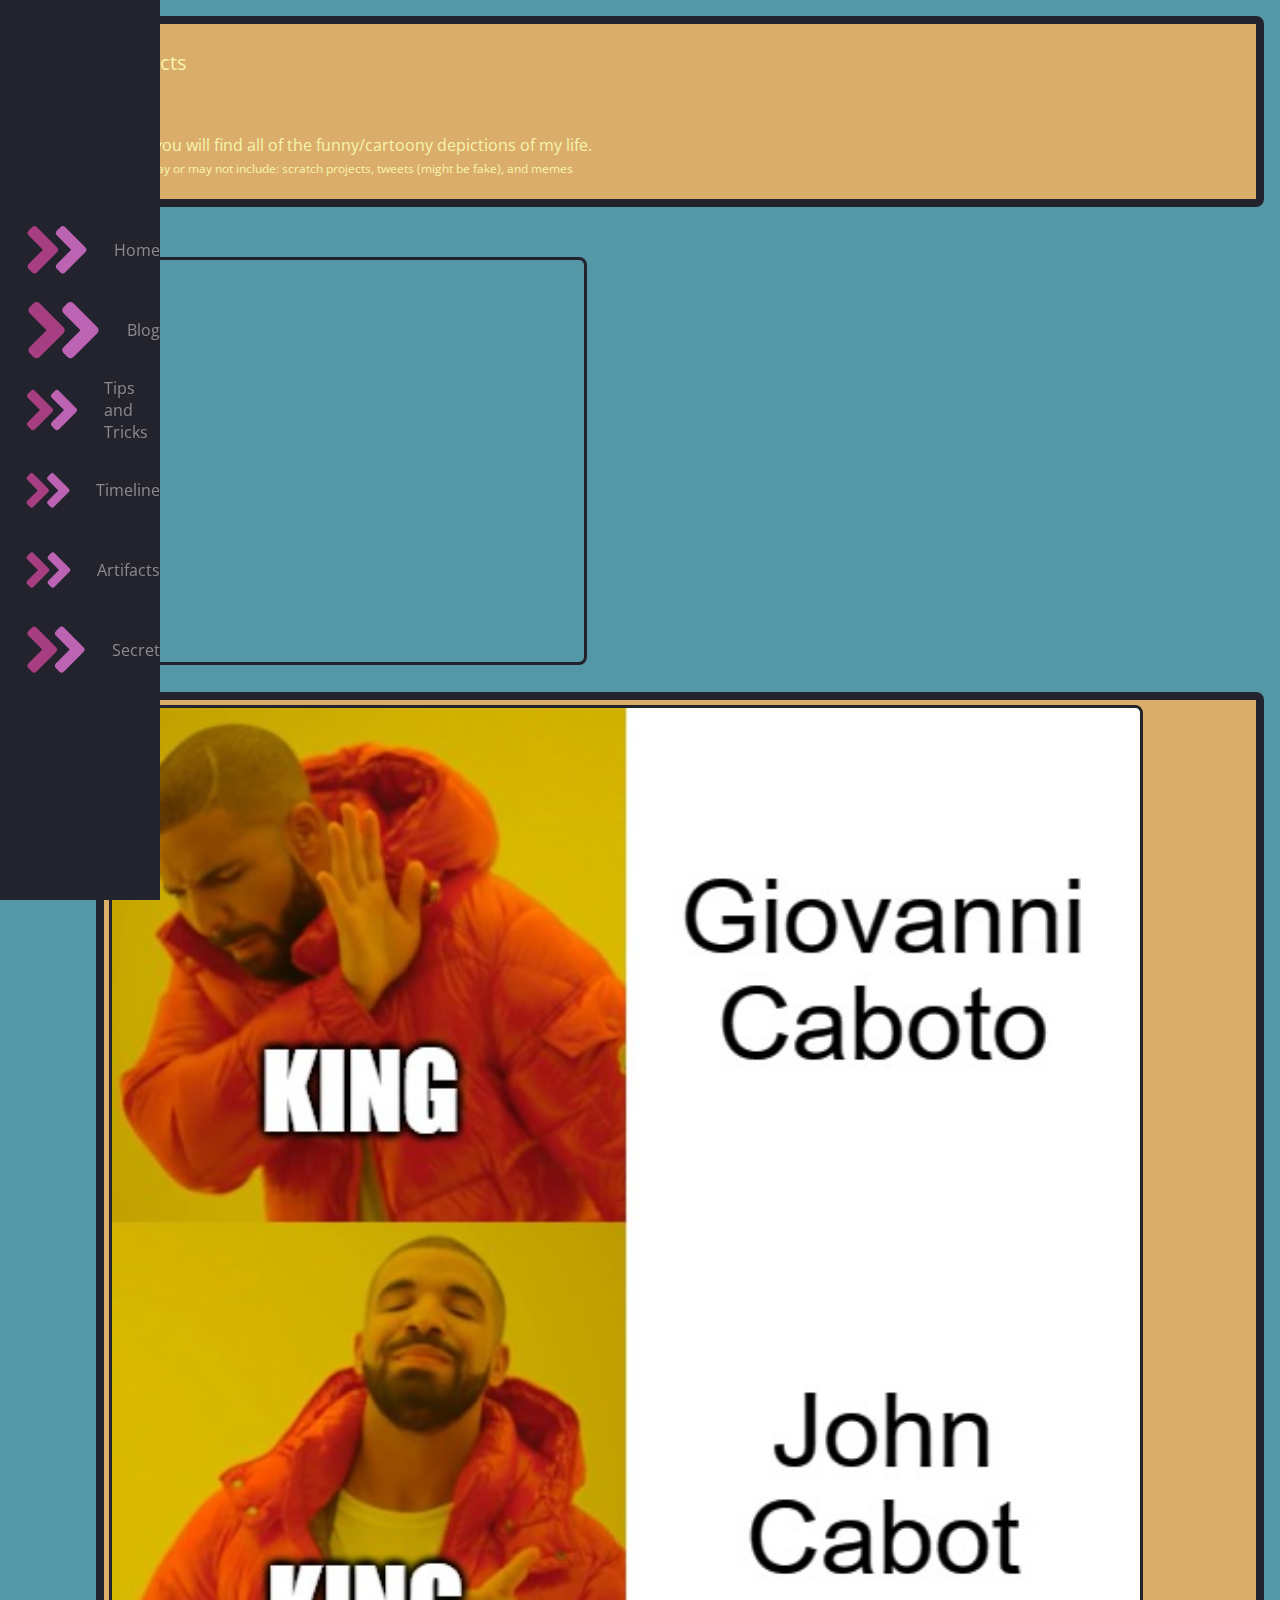
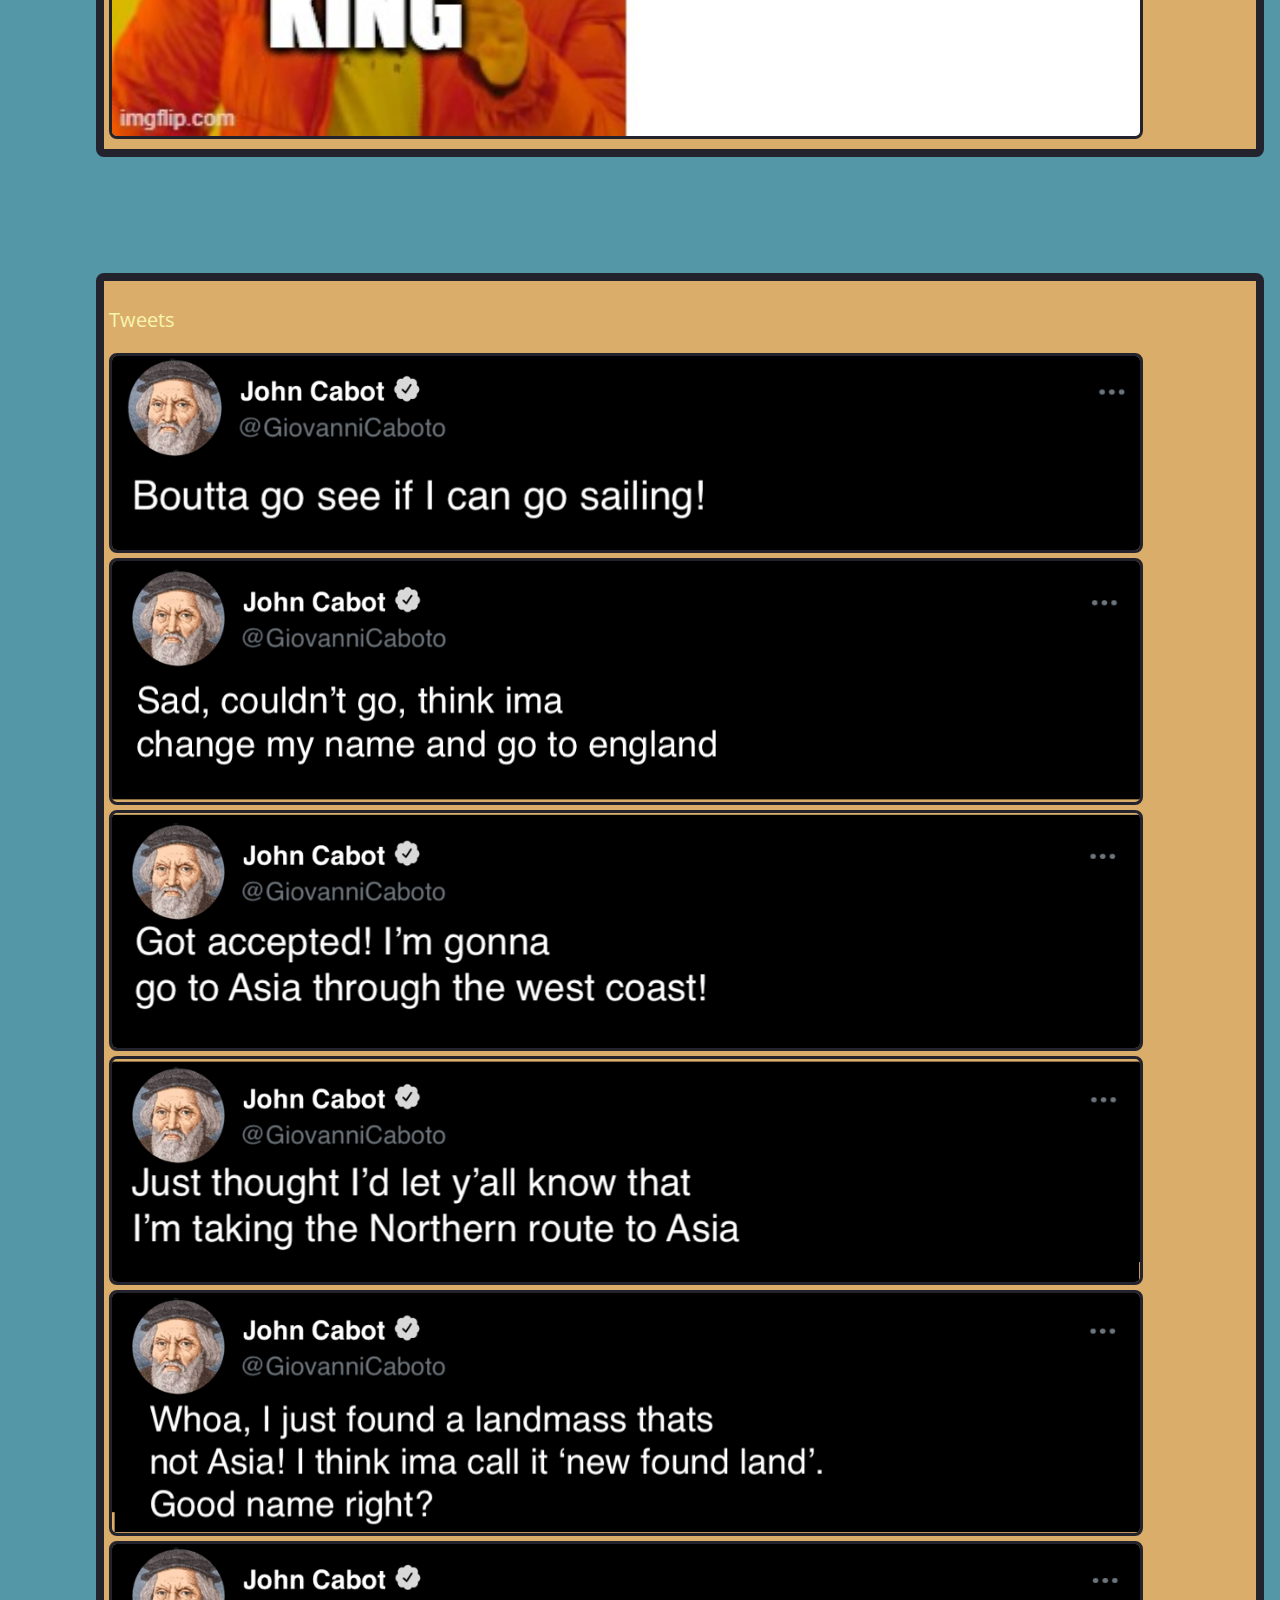
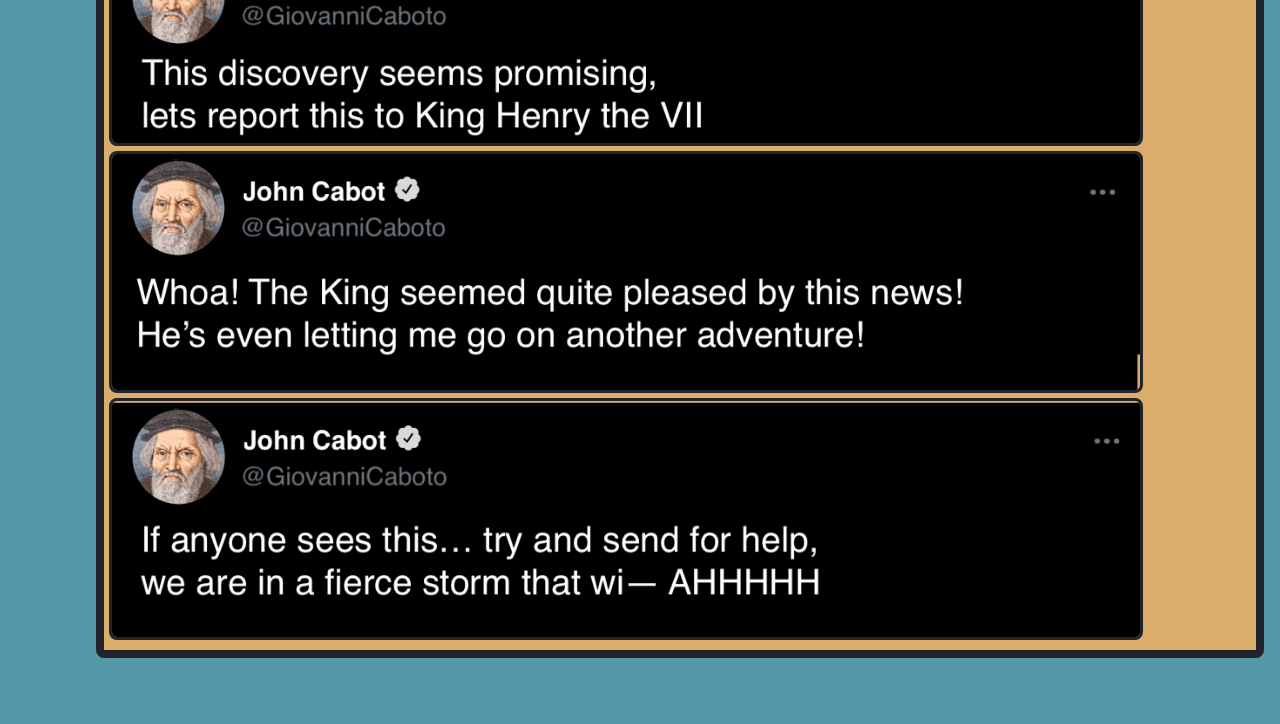
<file: giovannis_journeys/artifacts.html>
<!DOCTYPE html>
<html lang="en">
<head>
    <meta charset="UTF-8">
    <meta http-equiv="X-UA-Compatible" content="IE=edge">
    <meta name="viewport" content="width=device-width, initial-scale=1.0">
    <link rel="preconnect" href="https://fonts.googleapis.com">
    <link rel="preconnect" href="https://fonts.gstatic.com" crossorigin>
    <link href="https://fonts.googleapis.com/css2?family=Open+Sans&display=swap" rel="stylesheet">
    <link rel="stylesheet" href="styles.css">
    <link rel="stylesheet" href="aftifactStyles.css">
    <link rel="icon" href="favicon.png" type="image/icon type">
    <title>Artifacts</title>
</head>
<body>
    <nav class="navbar">
        <ul class="navbar-nav">
            <li class="nav-item">
                <a href="index.html" class="nav-link">
                    <svg
                      aria-hidden="true"
                      focusable="false"
                      data-prefix="fad"
                      data-icon="angle-double-right"
                      role="img"
                      xmlns="http://www.w3.org/2000/svg"
                      viewBox="0 0 448 512"
                      class="svg-inline--fa fa-angle-double-right fa-w-14 fa-5x"
                    >
                      <g class="fa-group">
                        <path
                          fill="currentColor"
                          d="M224 273L88.37 409a23.78 23.78 0 0 1-33.8 0L32 386.36a23.94 23.94 0 0 1 0-33.89l96.13-96.37L32 159.73a23.94 23.94 0 0 1 0-33.89l22.44-22.79a23.78 23.78 0 0 1 33.8 0L223.88 239a23.94 23.94 0 0 1 .1 34z"
                          class="fa-secondary"
                        ></path>
                        <path
                          fill="currentColor"
                          d="M415.89 273L280.34 409a23.77 23.77 0 0 1-33.79 0L224 386.26a23.94 23.94 0 0 1 0-33.89L320.11 256l-96-96.47a23.94 23.94 0 0 1 0-33.89l22.52-22.59a23.77 23.77 0 0 1 33.79 0L416 239a24 24 0 0 1-.11 34z"
                          class="fa-primary"
                        ></path>
                      </g>
                    </svg>
                    <span class="link-text">Home</span>
                </a>
            </li>

            <li class="nav-item">
                <a href="blog.html" class="nav-link">
                    <svg
                      aria-hidden="true"
                      focusable="false"
                      data-prefix="fad"
                      data-icon="angle-double-right"
                      role="img"
                      xmlns="http://www.w3.org/2000/svg"
                      viewBox="0 0 448 512"
                      class="svg-inline--fa fa-angle-double-right fa-w-14 fa-5x"
                    >
                      <g class="fa-group">
                        <path
                          fill="currentColor"
                          d="M224 273L88.37 409a23.78 23.78 0 0 1-33.8 0L32 386.36a23.94 23.94 0 0 1 0-33.89l96.13-96.37L32 159.73a23.94 23.94 0 0 1 0-33.89l22.44-22.79a23.78 23.78 0 0 1 33.8 0L223.88 239a23.94 23.94 0 0 1 .1 34z"
                          class="fa-secondary"
                        ></path>
                        <path
                          fill="currentColor"
                          d="M415.89 273L280.34 409a23.77 23.77 0 0 1-33.79 0L224 386.26a23.94 23.94 0 0 1 0-33.89L320.11 256l-96-96.47a23.94 23.94 0 0 1 0-33.89l22.52-22.59a23.77 23.77 0 0 1 33.79 0L416 239a24 24 0 0 1-.11 34z"
                          class="fa-primary"
                        ></path>
                      </g>
                    </svg>
                    <span class="link-text">Blog</span>
                </a>
            </li>

            <li class="nav-item">
                <a href="tips-n-tricks.html" class="nav-link">
                    <svg
                      aria-hidden="true"
                      focusable="false"
                      data-prefix="fad"
                      data-icon="angle-double-right"
                      role="img"
                      xmlns="http://www.w3.org/2000/svg"
                      viewBox="0 0 448 512"
                      class="svg-inline--fa fa-angle-double-right fa-w-14 fa-5x"
                    >
                      <g class="fa-group">
                        <path
                          fill="currentColor"
                          d="M224 273L88.37 409a23.78 23.78 0 0 1-33.8 0L32 386.36a23.94 23.94 0 0 1 0-33.89l96.13-96.37L32 159.73a23.94 23.94 0 0 1 0-33.89l22.44-22.79a23.78 23.78 0 0 1 33.8 0L223.88 239a23.94 23.94 0 0 1 .1 34z"
                          class="fa-secondary"
                        ></path>
                        <path
                          fill="currentColor"
                          d="M415.89 273L280.34 409a23.77 23.77 0 0 1-33.79 0L224 386.26a23.94 23.94 0 0 1 0-33.89L320.11 256l-96-96.47a23.94 23.94 0 0 1 0-33.89l22.52-22.59a23.77 23.77 0 0 1 33.79 0L416 239a24 24 0 0 1-.11 34z"
                          class="fa-primary"
                        ></path>
                      </g>
                    </svg>
                    <span class="link-text">Tips and Tricks</span>
                </a>
            </li>

            <li class="nav-item">
              <a href="timeline.html" class="nav-link">
                  <svg
                    aria-hidden="true"
                    focusable="false"
                    data-prefix="fad"
                    data-icon="angle-double-right"
                    role="img"
                    xmlns="http://www.w3.org/2000/svg"
                    viewBox="0 0 448 512"
                    class="svg-inline--fa fa-angle-double-right fa-w-14 fa-5x"
                  >
                    <g class="fa-group">
                      <path
                        fill="currentColor"
                        d="M224 273L88.37 409a23.78 23.78 0 0 1-33.8 0L32 386.36a23.94 23.94 0 0 1 0-33.89l96.13-96.37L32 159.73a23.94 23.94 0 0 1 0-33.89l22.44-22.79a23.78 23.78 0 0 1 33.8 0L223.88 239a23.94 23.94 0 0 1 .1 34z"
                        class="fa-secondary"
                      ></path>
                      <path
                        fill="currentColor"
                        d="M415.89 273L280.34 409a23.77 23.77 0 0 1-33.79 0L224 386.26a23.94 23.94 0 0 1 0-33.89L320.11 256l-96-96.47a23.94 23.94 0 0 1 0-33.89l22.52-22.59a23.77 23.77 0 0 1 33.79 0L416 239a24 24 0 0 1-.11 34z"
                        class="fa-primary"
                      ></path>
                    </g>
                  </svg>
                  <span class="link-text">Timeline</span>
              </a>
          </li>

          <li class="nav-item">
            <a href="artifacts.html" class="nav-link">
                <svg
                  aria-hidden="true"
                  focusable="false"
                  data-prefix="fad"
                  data-icon="angle-double-right"
                  role="img"
                  xmlns="http://www.w3.org/2000/svg"
                  viewBox="0 0 448 512"
                  class="svg-inline--fa fa-angle-double-right fa-w-14 fa-5x"
                >
                  <g class="fa-group">
                    <path
                      fill="currentColor"
                      d="M224 273L88.37 409a23.78 23.78 0 0 1-33.8 0L32 386.36a23.94 23.94 0 0 1 0-33.89l96.13-96.37L32 159.73a23.94 23.94 0 0 1 0-33.89l22.44-22.79a23.78 23.78 0 0 1 33.8 0L223.88 239a23.94 23.94 0 0 1 .1 34z"
                      class="fa-secondary"
                    ></path>
                    <path
                      fill="currentColor"
                      d="M415.89 273L280.34 409a23.77 23.77 0 0 1-33.79 0L224 386.26a23.94 23.94 0 0 1 0-33.89L320.11 256l-96-96.47a23.94 23.94 0 0 1 0-33.89l22.52-22.59a23.77 23.77 0 0 1 33.79 0L416 239a24 24 0 0 1-.11 34z"
                      class="fa-primary"
                    ></path>
                  </g>
                </svg>
                <span class="link-text">Artifacts</span>
            </a>
        </li>

            <li class="nav-item">
              <a href="https://www.youtube.com/watch?v=xvFZjo5PgG0" class="nav-link" target="_blank">
                  <svg
                    aria-hidden="true"
                    focusable="false"
                    data-prefix="fad"
                    data-icon="angle-double-right"
                    role="img"
                    xmlns="http://www.w3.org/2000/svg"
                    viewBox="0 0 448 512"
                    class="svg-inline--fa fa-angle-double-right fa-w-14 fa-5x"
                  >
                    <g class="fa-group">
                      <path
                        fill="currentColor"
                        d="M224 273L88.37 409a23.78 23.78 0 0 1-33.8 0L32 386.36a23.94 23.94 0 0 1 0-33.89l96.13-96.37L32 159.73a23.94 23.94 0 0 1 0-33.89l22.44-22.79a23.78 23.78 0 0 1 33.8 0L223.88 239a23.94 23.94 0 0 1 .1 34z"
                        class="fa-secondary"
                      ></path>
                      <path
                        fill="currentColor"
                        d="M415.89 273L280.34 409a23.77 23.77 0 0 1-33.79 0L224 386.26a23.94 23.94 0 0 1 0-33.89L320.11 256l-96-96.47a23.94 23.94 0 0 1 0-33.89l22.52-22.59a23.77 23.77 0 0 1 33.79 0L416 239a24 24 0 0 1-.11 34z"
                        class="fa-primary"
                      ></path>
                    </g>
                  </svg>
                  <span class="link-text">Secret</span>
              </a>
          </li>
        </ul>
    </nav>

    <main>
      <div class="text">
        <p class="title">Artifacts</p>
        <br>
        <p>
          Here, you will find all of the funny/cartoony depictions of my life. 
          <br>
          <span class="small">These may or may not include: scratch projects, tweets (might be fake), and memes</span>
        </p>
      </div>
      <iframe src="https://scratch.mit.edu/projects/616921728/embed" allowtransparency="true" width="485" height="402" frameborder="0" scrolling="no" allowfullscreen></iframe>
      <br>
      <br>
      <div class="meme">
        <img src="meme.jpg" alt="meme">
      </div>
      <br>
      <br>
      <br>
      <div class="tweets">
          <p class="title">Tweets</p>
          <img src="tweet_1.png" alt="tweet 1">
          <img src="tweet_2.png" alt="tweet 2">
          <img src="tweet_3.png" alt="tweet 3">
          <img src="tweet_4.png" alt="tweet 4">
          <img src="tweet_5.png" alt="tweet 5">
          <img src="tweet_6.png" alt="tweet 6">
          <img src="tweet_7.png" alt="tweet 7">
          <img src="tweet_8.png" alt="tweet 8">
      </div>
    </main>
</html>
</file>
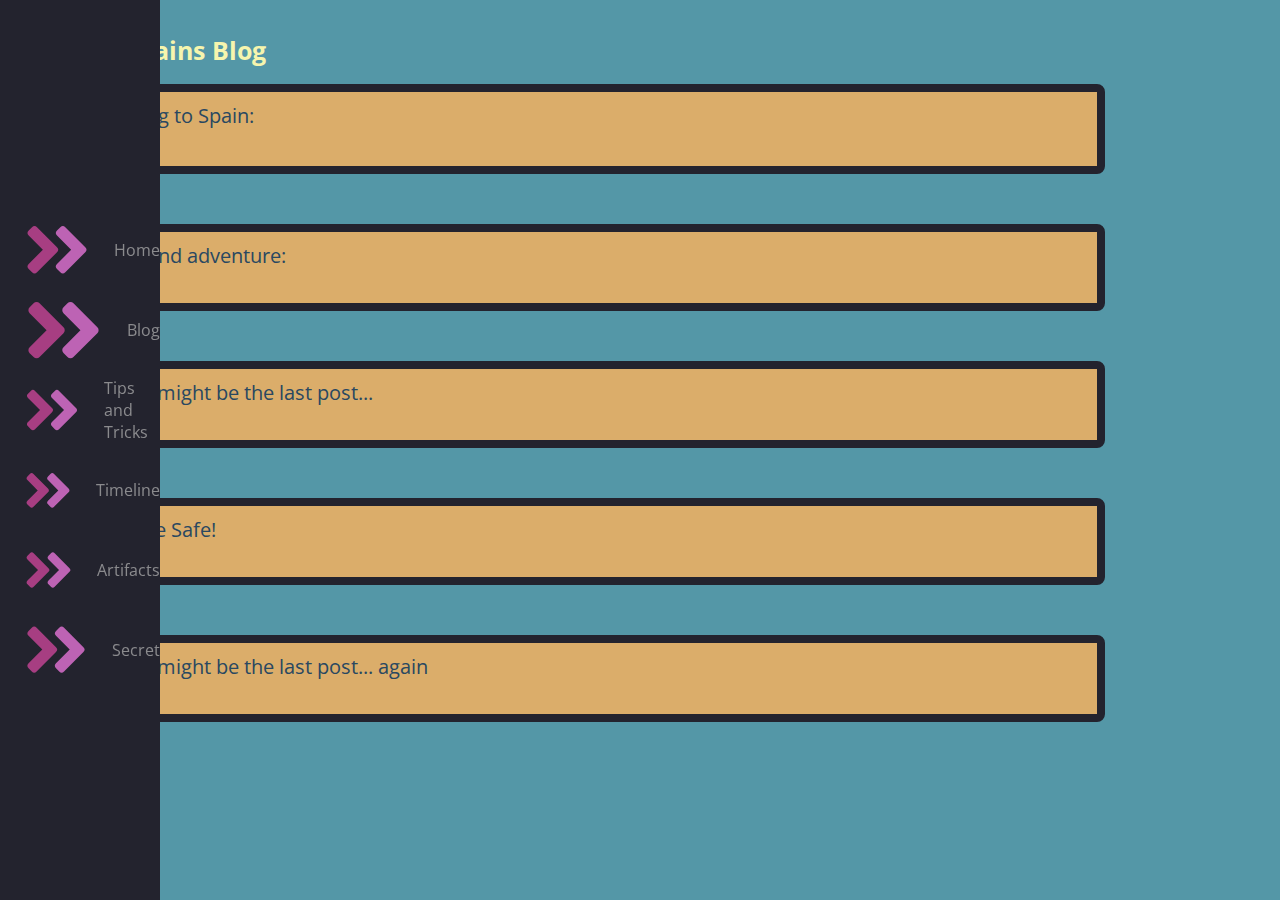
<file: giovannis_journeys/blog.html>
<!DOCTYPE html>
<html lang="en">
<head>
    <meta charset="UTF-8">
    <meta http-equiv="X-UA-Compatible" content="IE=edge">
    <meta name="viewport" content="width=device-width, initial-scale=1.0">
    <link rel="preconnect" href="https://fonts.googleapis.com">
    <link rel="preconnect" href="https://fonts.gstatic.com" crossorigin>
    <link href="https://fonts.googleapis.com/css2?family=Open+Sans&display=swap" rel="stylesheet">
    <link rel="stylesheet" href="styles.css">
    <link rel="stylesheet" href="blogStyles.css">
    <link rel="icon" href="favicon.png" type="image/icon type">
    <title>Blog Posts</title>
</head>
<body>
  <nav class="navbar">
    <ul class="navbar-nav">
        <li class="nav-item">
            <a href="index.html" class="nav-link">
                <svg
                  aria-hidden="true"
                  focusable="false"
                  data-prefix="fad"
                  data-icon="angle-double-right"
                  role="img"
                  xmlns="http://www.w3.org/2000/svg"
                  viewBox="0 0 448 512"
                  class="svg-inline--fa fa-angle-double-right fa-w-14 fa-5x"
                >
                  <g class="fa-group">
                    <path
                      fill="currentColor"
                      d="M224 273L88.37 409a23.78 23.78 0 0 1-33.8 0L32 386.36a23.94 23.94 0 0 1 0-33.89l96.13-96.37L32 159.73a23.94 23.94 0 0 1 0-33.89l22.44-22.79a23.78 23.78 0 0 1 33.8 0L223.88 239a23.94 23.94 0 0 1 .1 34z"
                      class="fa-secondary"
                    ></path>
                    <path
                      fill="currentColor"
                      d="M415.89 273L280.34 409a23.77 23.77 0 0 1-33.79 0L224 386.26a23.94 23.94 0 0 1 0-33.89L320.11 256l-96-96.47a23.94 23.94 0 0 1 0-33.89l22.52-22.59a23.77 23.77 0 0 1 33.79 0L416 239a24 24 0 0 1-.11 34z"
                      class="fa-primary"
                    ></path>
                  </g>
                </svg>
                <span class="link-text">Home</span>
            </a>
        </li>

        <li class="nav-item">
            <a href="blog.html" class="nav-link">
                <svg
                  aria-hidden="true"
                  focusable="false"
                  data-prefix="fad"
                  data-icon="angle-double-right"
                  role="img"
                  xmlns="http://www.w3.org/2000/svg"
                  viewBox="0 0 448 512"
                  class="svg-inline--fa fa-angle-double-right fa-w-14 fa-5x"
                >
                  <g class="fa-group">
                    <path
                      fill="currentColor"
                      d="M224 273L88.37 409a23.78 23.78 0 0 1-33.8 0L32 386.36a23.94 23.94 0 0 1 0-33.89l96.13-96.37L32 159.73a23.94 23.94 0 0 1 0-33.89l22.44-22.79a23.78 23.78 0 0 1 33.8 0L223.88 239a23.94 23.94 0 0 1 .1 34z"
                      class="fa-secondary"
                    ></path>
                    <path
                      fill="currentColor"
                      d="M415.89 273L280.34 409a23.77 23.77 0 0 1-33.79 0L224 386.26a23.94 23.94 0 0 1 0-33.89L320.11 256l-96-96.47a23.94 23.94 0 0 1 0-33.89l22.52-22.59a23.77 23.77 0 0 1 33.79 0L416 239a24 24 0 0 1-.11 34z"
                      class="fa-primary"
                    ></path>
                  </g>
                </svg>
                <span class="link-text">Blog</span>
            </a>
        </li>

        <li class="nav-item">
            <a href="tips-n-tricks.html" class="nav-link">
                <svg
                  aria-hidden="true"
                  focusable="false"
                  data-prefix="fad"
                  data-icon="angle-double-right"
                  role="img"
                  xmlns="http://www.w3.org/2000/svg"
                  viewBox="0 0 448 512"
                  class="svg-inline--fa fa-angle-double-right fa-w-14 fa-5x"
                >
                  <g class="fa-group">
                    <path
                      fill="currentColor"
                      d="M224 273L88.37 409a23.78 23.78 0 0 1-33.8 0L32 386.36a23.94 23.94 0 0 1 0-33.89l96.13-96.37L32 159.73a23.94 23.94 0 0 1 0-33.89l22.44-22.79a23.78 23.78 0 0 1 33.8 0L223.88 239a23.94 23.94 0 0 1 .1 34z"
                      class="fa-secondary"
                    ></path>
                    <path
                      fill="currentColor"
                      d="M415.89 273L280.34 409a23.77 23.77 0 0 1-33.79 0L224 386.26a23.94 23.94 0 0 1 0-33.89L320.11 256l-96-96.47a23.94 23.94 0 0 1 0-33.89l22.52-22.59a23.77 23.77 0 0 1 33.79 0L416 239a24 24 0 0 1-.11 34z"
                      class="fa-primary"
                    ></path>
                  </g>
                </svg>
                <span class="link-text">Tips and Tricks</span>
            </a>
        </li>

        <li class="nav-item">
          <a href="timeline.html" class="nav-link">
              <svg
                aria-hidden="true"
                focusable="false"
                data-prefix="fad"
                data-icon="angle-double-right"
                role="img"
                xmlns="http://www.w3.org/2000/svg"
                viewBox="0 0 448 512"
                class="svg-inline--fa fa-angle-double-right fa-w-14 fa-5x"
              >
                <g class="fa-group">
                  <path
                    fill="currentColor"
                    d="M224 273L88.37 409a23.78 23.78 0 0 1-33.8 0L32 386.36a23.94 23.94 0 0 1 0-33.89l96.13-96.37L32 159.73a23.94 23.94 0 0 1 0-33.89l22.44-22.79a23.78 23.78 0 0 1 33.8 0L223.88 239a23.94 23.94 0 0 1 .1 34z"
                    class="fa-secondary"
                  ></path>
                  <path
                    fill="currentColor"
                    d="M415.89 273L280.34 409a23.77 23.77 0 0 1-33.79 0L224 386.26a23.94 23.94 0 0 1 0-33.89L320.11 256l-96-96.47a23.94 23.94 0 0 1 0-33.89l22.52-22.59a23.77 23.77 0 0 1 33.79 0L416 239a24 24 0 0 1-.11 34z"
                    class="fa-primary"
                  ></path>
                </g>
              </svg>
              <span class="link-text">Timeline</span>
          </a>
      </li>

      <li class="nav-item">
        <a href="artifacts.html" class="nav-link">
            <svg
              aria-hidden="true"
              focusable="false"
              data-prefix="fad"
              data-icon="angle-double-right"
              role="img"
              xmlns="http://www.w3.org/2000/svg"
              viewBox="0 0 448 512"
              class="svg-inline--fa fa-angle-double-right fa-w-14 fa-5x"
            >
              <g class="fa-group">
                <path
                  fill="currentColor"
                  d="M224 273L88.37 409a23.78 23.78 0 0 1-33.8 0L32 386.36a23.94 23.94 0 0 1 0-33.89l96.13-96.37L32 159.73a23.94 23.94 0 0 1 0-33.89l22.44-22.79a23.78 23.78 0 0 1 33.8 0L223.88 239a23.94 23.94 0 0 1 .1 34z"
                  class="fa-secondary"
                ></path>
                <path
                  fill="currentColor"
                  d="M415.89 273L280.34 409a23.77 23.77 0 0 1-33.79 0L224 386.26a23.94 23.94 0 0 1 0-33.89L320.11 256l-96-96.47a23.94 23.94 0 0 1 0-33.89l22.52-22.59a23.77 23.77 0 0 1 33.79 0L416 239a24 24 0 0 1-.11 34z"
                  class="fa-primary"
                ></path>
              </g>
            </svg>
            <span class="link-text">Artifacts</span>
        </a>
    </li>

        <li class="nav-item">
          <a href="https://www.youtube.com/watch?v=xvFZjo5PgG0" class="nav-link" target="_blank">
              <svg
                aria-hidden="true"
                focusable="false"
                data-prefix="fad"
                data-icon="angle-double-right"
                role="img"
                xmlns="http://www.w3.org/2000/svg"
                viewBox="0 0 448 512"
                class="svg-inline--fa fa-angle-double-right fa-w-14 fa-5x"
              >
                <g class="fa-group">
                  <path
                    fill="currentColor"
                    d="M224 273L88.37 409a23.78 23.78 0 0 1-33.8 0L32 386.36a23.94 23.94 0 0 1 0-33.89l96.13-96.37L32 159.73a23.94 23.94 0 0 1 0-33.89l22.44-22.79a23.78 23.78 0 0 1 33.8 0L223.88 239a23.94 23.94 0 0 1 .1 34z"
                    class="fa-secondary"
                  ></path>
                  <path
                    fill="currentColor"
                    d="M415.89 273L280.34 409a23.77 23.77 0 0 1-33.79 0L224 386.26a23.94 23.94 0 0 1 0-33.89L320.11 256l-96-96.47a23.94 23.94 0 0 1 0-33.89l22.52-22.59a23.77 23.77 0 0 1 33.79 0L416 239a24 24 0 0 1-.11 34z"
                    class="fa-primary"
                  ></path>
                </g>
              </svg>
              <span class="link-text">Secret</span>
          </a>
      </li>
    </ul>
</nav>


    <main>
        <h1>Captains Blog</h1>

        <div> <p>
          <span class="title">Going to Spain:<span> 
          <br>
          <span class="blog-text" id="going-to-spain">
            This is one of the more interesting stories. 
            I went to the King Fernando the VII (7th) of Spain, but he was all like: “nO, wE haVe cHrIsToPHeR CoLuMbuS.” Or something like that, so I went all the way to <span class="itallic">England</span>, but they were like (in their British posh voice): “oOoOoH tHe KiNg WoNt LiKe YoU, wItH yOuR sTuPiD iTaLiAn NaMe” So I went and changed it to my English name: “John Cabot”. 
            I went back in, and the guards treated me as if I was an entirely new person. Anyway, I went in, and saw him, <span class="itallic">King Henry the VII (7th)</span>. 
            After being refused once before, I was kinda nervous, but I got the job, and left with high spirits.
            <br>
            <br>
          </span>
          <button class="blog-button" id="toggle-going-to-spain"><strong>+</strong></button>
        </p></div>
        <div><p>
          <span class="title">Second adventure:</span>
          <br>
          <span class="blog-text" id="second-adventure">
            After my first attempt at sailing, we had no luck. But on my second journey, <span class="itallic">that&#39;s</span> where it gets interesting. We found land! 
            “ASIA!!!!!” my crew screamed! Little did they know... “No, good sirs, this is new, undiscovered land! I&#39;m naming it <span class="itallic">New Found Land</span>.” 
            I replied, feeling excited. “Let&#39;s look for treasure!” one said, excited. “Not with that cod you won&#39;t” another said. “OMGZZZ CODD!!!” I screamed, very unexplainably, “Let's get some!”
            My crew lowered a bucket, and the bucket was filled with cod! I very professionally resisted the urge to sing “Here some cod, there some cod, everywhere some cod cod OLD MC CABOT FOUND NEW LAND, EE III EEE III *pause for dramatic effect* OOOOOOOOOO!” 
            Anyway, that is the end of this post! P.S. The king loved <span class="itallic">my</span> discovery of cod. *Annoyed crew member who told me where the cod was starts to get angry*
            <br>
            <br>
          </span>
          <button class="blog-button" id="toggle-second-adventure"><strong>+</strong></button>
        </p></div>
        <div><p>
          <span class="title">This might be the last post...</span>
          <br>
          <span class="blog-text" id="this-might-be-the-last-post">
            This blog post is from under the deck. It has been a terrible storm, and we are just hanging on. 
            We might not make it to land, and I miss my wife and children, especially Sebastian. 
            There is shouting in the background. Like I said, this maybe my last post. I must go. 
            My crew needs me. Bye... 
            <br>
            <br>
          </span>
          <button class="blog-button" id="toggle-this-might-be-the-last-post"><strong>+</strong></button>
        </p></div>
          
        <div><p>
        <span class="title">We&#39;re Safe!</span>
          <br>

          <span class="blog-text" id="were-safe">
          We survived! We managed to dock at Ireland, and now we are back at sea! 
          For a moment, I thought we were going to die. Now, there are no storm clouds in any direction. 
          *Looks out window* Oh no... There are some storm clouds on the horizon, but it&#39;s very faint. 
          But the ship is going fast. We will hit it soon, so I better warn my crew.
          <br>
          <br>
        </span>
        <button class="blog-button" id="toggle-were-safe"><strong>+</strong></button>
        </p></div>
        <div><p>
          <span class="title">This might be the last post... again</span> 
          <br>
          <span class="blog-text" id="this-might-be-the-last-post-again">
          We&#39;re in a storm again, and this time a wimp just left on a small boat. 
          “I wAnna LIvE” he screamed as he left. Like I said, wimp. I started thinking of achieving immortality, as I want to continue exploring. 
          The astrolabe and compass are not working. I think... we are lost at sea. 
          This is it for today. If you see all these posts, then it means that I have achieved immortality. 
          Bye... For the last time... 
          <br>
          <br>
          </span>
          <button class="blog-button" id="toggle-this-might-be-the-last-post-again"><strong>+</strong></button>
        </p></div>
    </main>

    <script src="blogScript.js"></script>
</body>
</html>
</file>
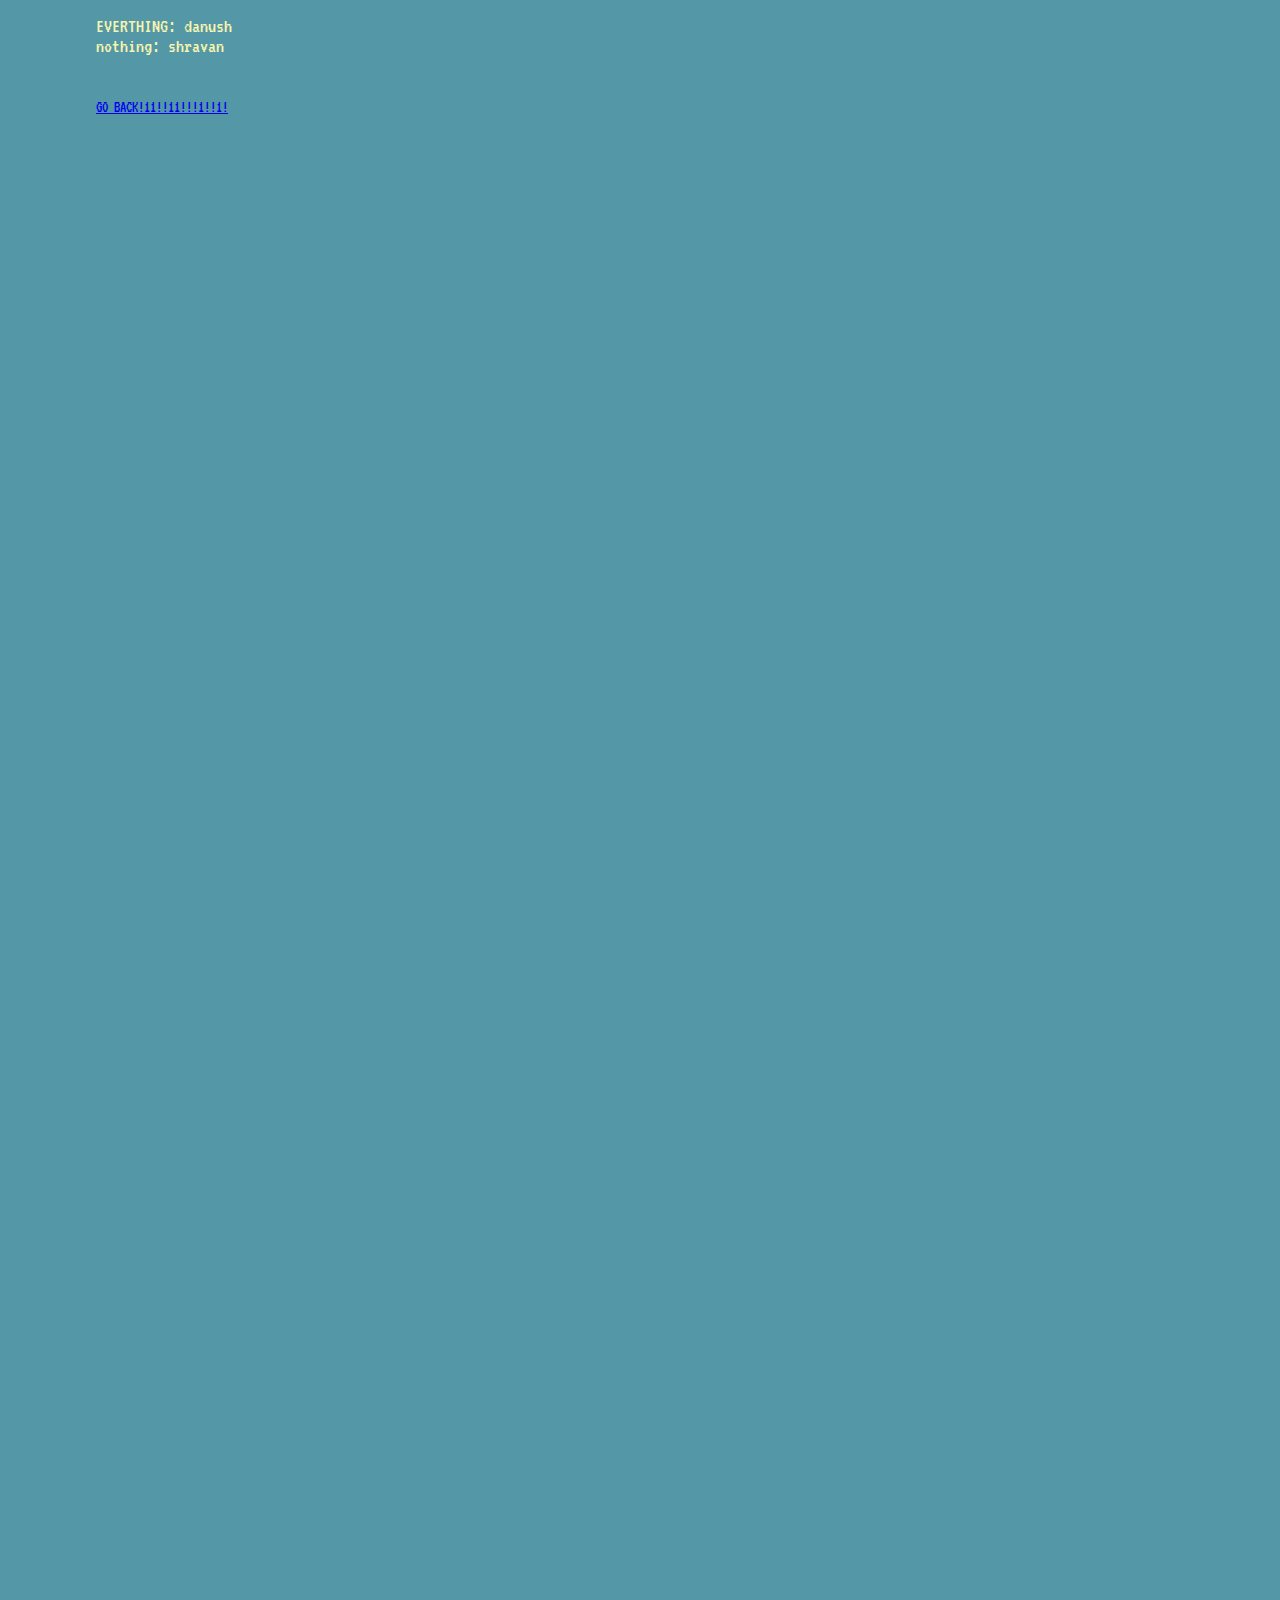
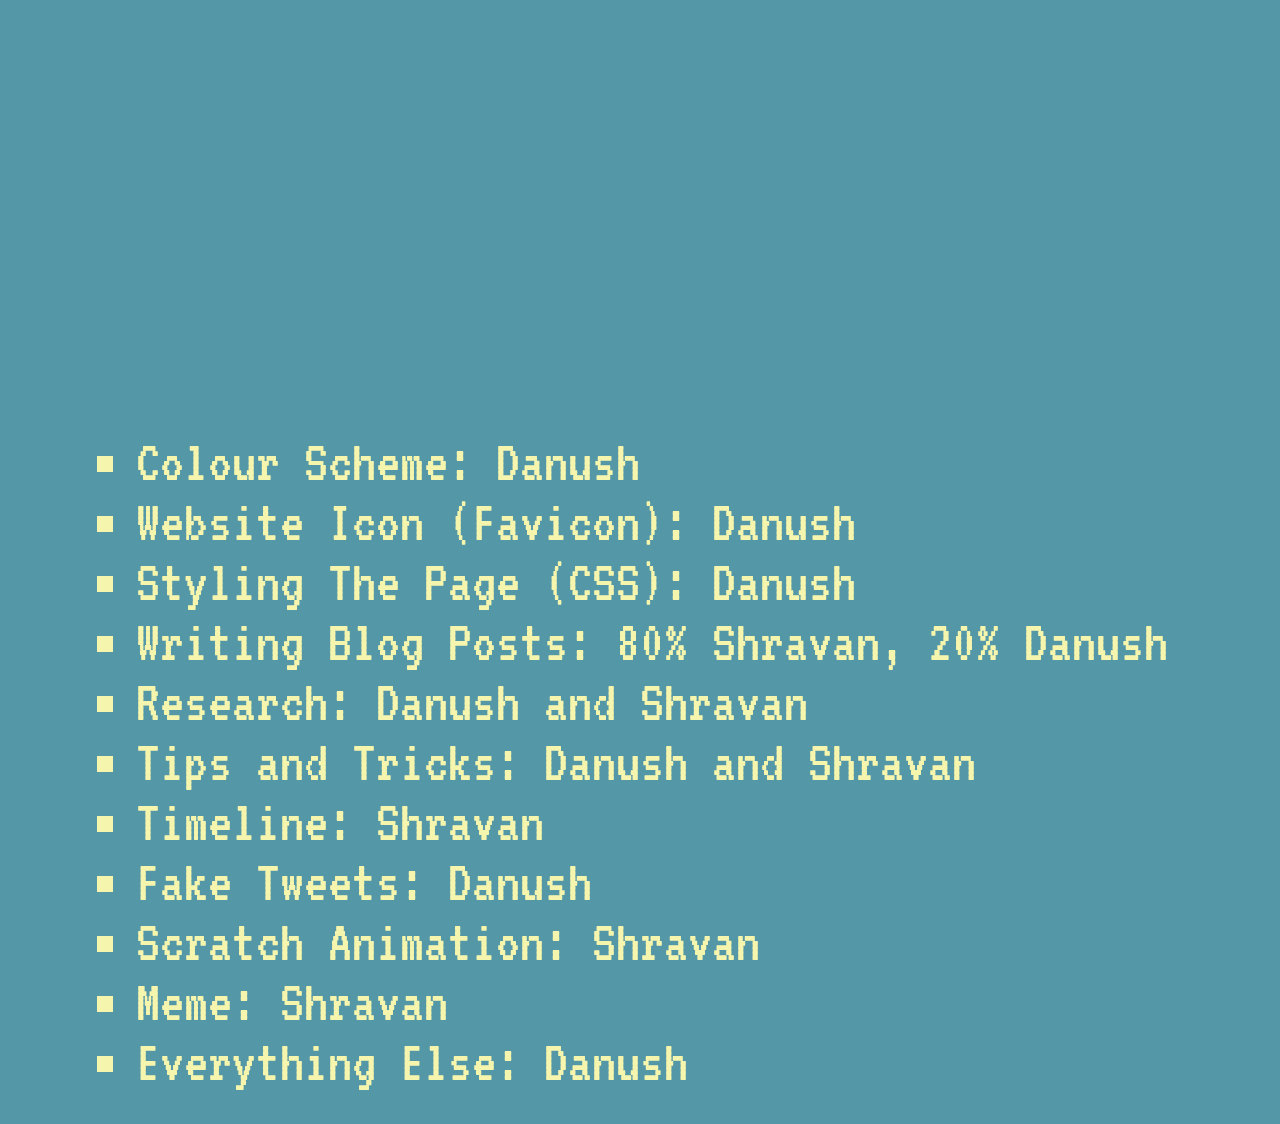
<file: giovannis_journeys/credits.html>
<!DOCTYPE html>
<html lang="en">
<head>
    <meta charset="UTF-8">
    <meta http-equiv="X-UA-Compatible" content="IE=edge">
    <meta name="viewport" content="width=device-width, initial-scale=1.0">
    <title>Credits!!!</title>
    <link rel="preconnect" href="https://fonts.googleapis.com">
    <link rel="preconnect" href="https://fonts.gstatic.com" crossorigin>
    <link href="https://fonts.googleapis.com/css2?family=VT323&display=swap" rel="stylesheet">
    <link rel="stylesheet" href="styles.css">
    <link rel="icon" href="favicon.png" type="image/icon type">
    <link rel="stylesheet" href="creditsStyles.css">
</head>
<body>
    <main class="title">
        EVERTHING: danush
        <br>
        nothing: shravan
        <br>
        <br>
        <br>
        <a href="index.html">GO BACK!11!!11!!!1!!1!</a>
        <br>
        <br>
        <br>        <br>
        <br>
        <br>        <br>
        <br>
        <br>        <br>
        <br>
        <br>        <br>
        <br>
        <br>        <br>
        <br>
        <br>        <br>
        <br>
        <br>        <br>
        <br>
        <br>        <br>
        <br>
        <br>        <br>
        <br>
        <br>        <br>
        <br>
        <br>        <br>
        <br>
        <br>        <br>
        <br>
        <br>        <br>
        <br>
        <br>        <br>
        <br>
        <br>        <br>
        <br>
        <br>
        <br>
        <br>
        <br>        <br>
        <br>
        <br>        <br>
        <br>
        <br>        <br>
        <br>
        <br>        <br>
        <br>
        <br>        <br>
        <br>
        <br>        <br>
        <br>
        <br>        <br>
        <br>
        <br>        <br>
        <br>
        <br>        <br>
        <br>
        <br>        <br>
        <br>
        <br>        <br>
        <br>
        <br>        <br>
        <br>
        <br>        <br>
        <br>
        <br>        <br>
        <br>
        <br>        <br>
        <br>
        <br>   <br>
        <br>
        <br>        <br>
        <br>
        <br>        <br>
        <br>
        <br>        <br>
        <br>
        <br>        <br>
        <br>
        <br>        <br>
        <br>
        <br>        <br>
        <br>
        <br>        <br>
        <br>
        <br>        <br>
        <br>
        <br>        <br>
        <br>
        <br>        <br>
        <br>
        <br>        <br>
        <br>
        <br>        <br>
        <br>
        <br>        <br>
        <br>
        <br>        <br>
        <br>
        <br>        <br>
        <br>
        <br>   <br>
        <br>
        <br>        <br>
        <br>
        <br>        <br>
        <br>
        <br>        <br>
        <br>
        <br>        <br>
        <br>
        <br>        <br>
        <br>
        <br>        <br>
        <br>
        <br>        <br>
        <br>
        <br>        <br>
        <br>
        <br>        <br>
        <br>
        <br>        <br>
        <br>
        <br>        <br>
        <br>
        <br>        <br>
        <br>
        <br>        <br>
        <br>
        <br>        <br>
        <br>
        <br>        <br>
        <br>
        <br>   <br>
        <br>
        <br>        <br>
        <br>
        <br>        <br>
        <br>
        <br>        <br>
        <br>
        <br>        <br>
        <br>
        <br>        <br>
        <br>
        <br>        <br>
        <br>
        <br>        <br>
        <br>
        <br>        <br>
        <br>
        <br>        <br>
        <br>
        <br>        <br>
        <br>
        <br>        <br>
        <br>
        <br>        <br>
        <br>
        <br>        <br>
        <br>
        <br>        <br>
        <br>
        <br>        <br>
        <br>
        <br>   <br>
        <br>
        <br>        <br>
        <br>
        <br>        <br>
        <br>
        <br>        <br>
        <br>
        <br>        <br>
        <br>
        <br>        <br>
        <br>
        <br>        <br>
        <br>
        <br>        <br>
        <br>
        <br>        <br>
        <br>
        <br>        <br>
        <br>
        <br>        <br>
        <br>
        <br>        <br>
        <br>
        <br>        <br>
        <br>
        <br>        <br>
        <br>
        <br>        <br>
        <br>
        <br>        <br>
        <br>
        <br>   <br>
        <br>
        <br>        <br>
        <br>
        <br>        <br>
        <br>
        <br>        <br>
        <br>
        <br>        <br>
        <br>
        <br>        <br>
        <br>
        <br>        <br>
        <br>
        <br>        <br>
        <br>
        <br>        <br>
        <br>
        <br>        <br>
        <br>
        <br>        <br>
        <br>
        <br>        <br>
        <br>
        <br>        <br>
        <br>
        <br>        <br>
        <br>
        <br>        <br>
        <br>
        <br>        <br>
        <br>
        <br>
        <ul>
            <li>Colour Scheme: Danush</li>
            <li>Website Icon (Favicon): Danush</li>
            <li>Styling The Page (CSS): Danush</li>
            <li>Writing Blog Posts: 80% Shravan, 20% Danush</li>
            <li>Research: Danush and Shravan</li>
            <li>Tips and Tricks: Danush and Shravan</li>
            <li>Timeline: Shravan</li>
            <li>Fake Tweets: Danush</li>
            <li>Scratch Animation: Shravan</li>
            <li>Meme: Shravan</li>
            <li>Everything Else: Danush</li>
        </ul>
    </main>
</body>
</html>
</file>
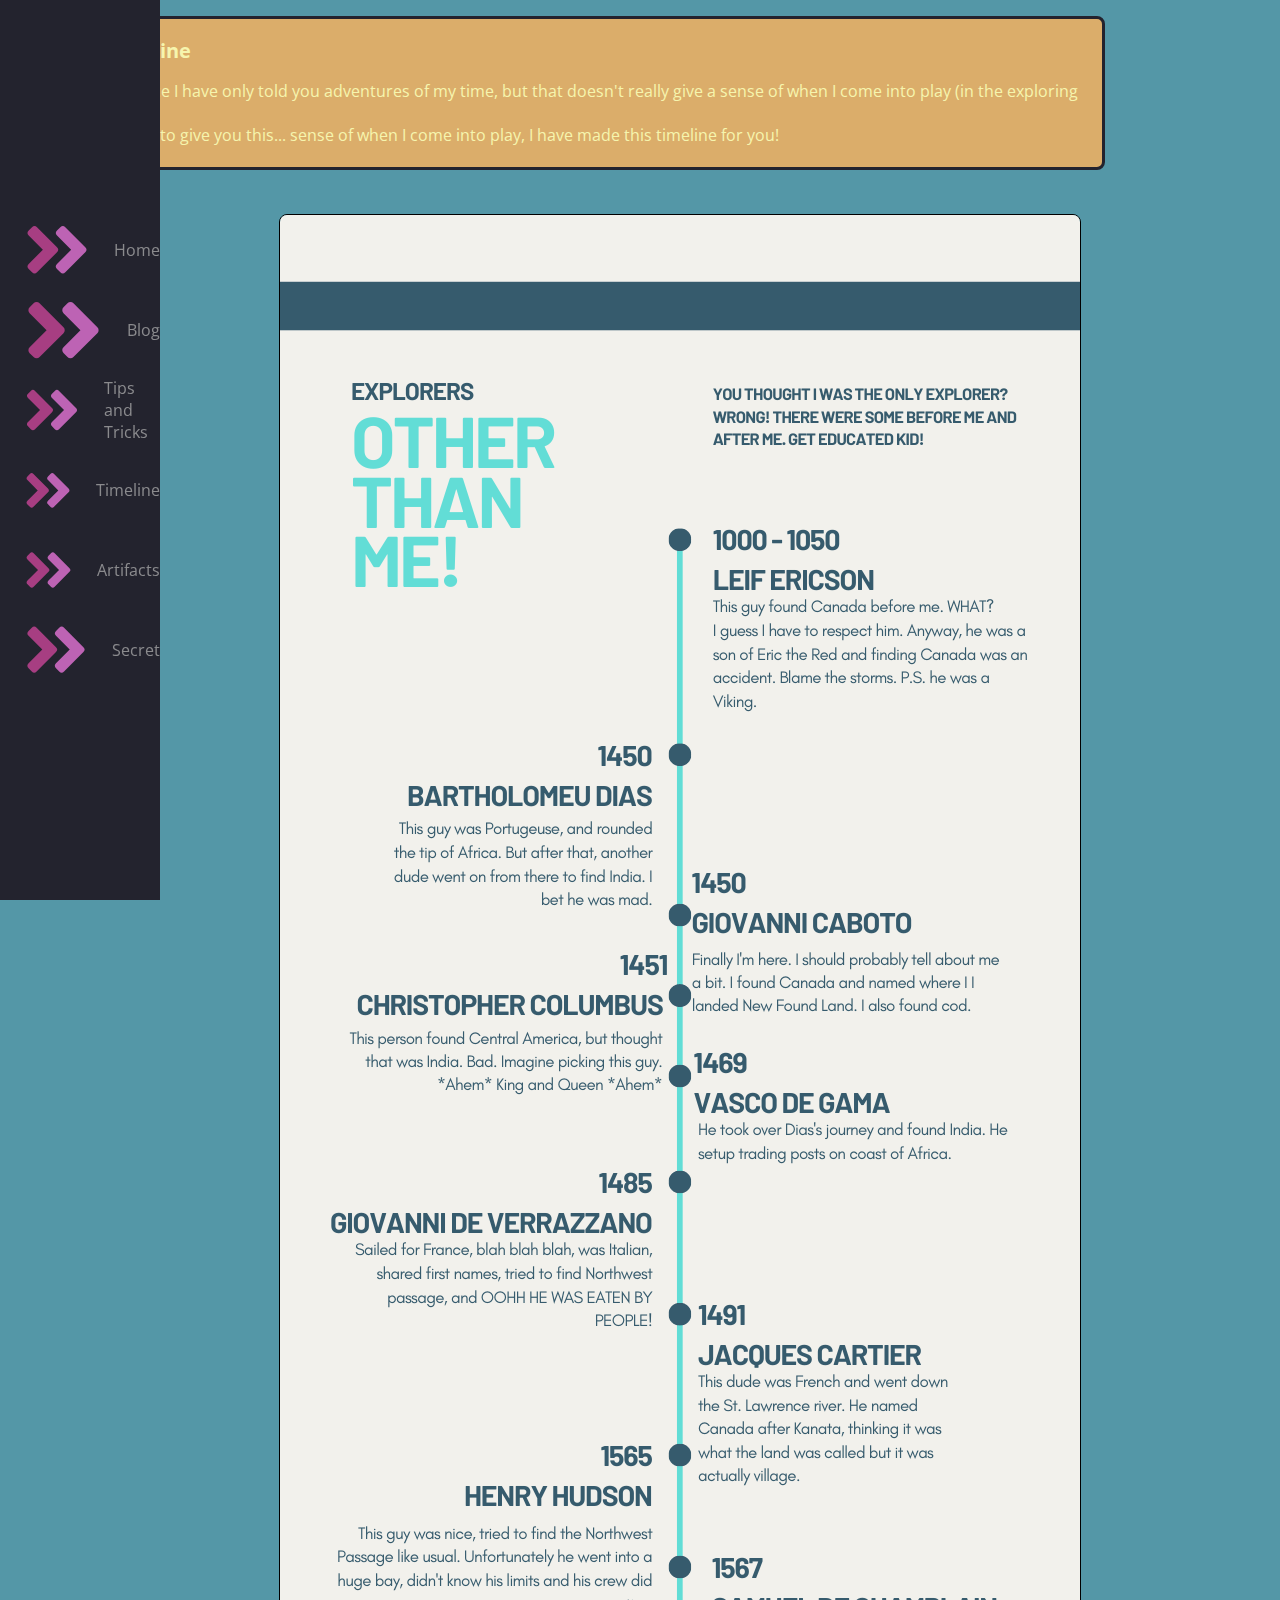
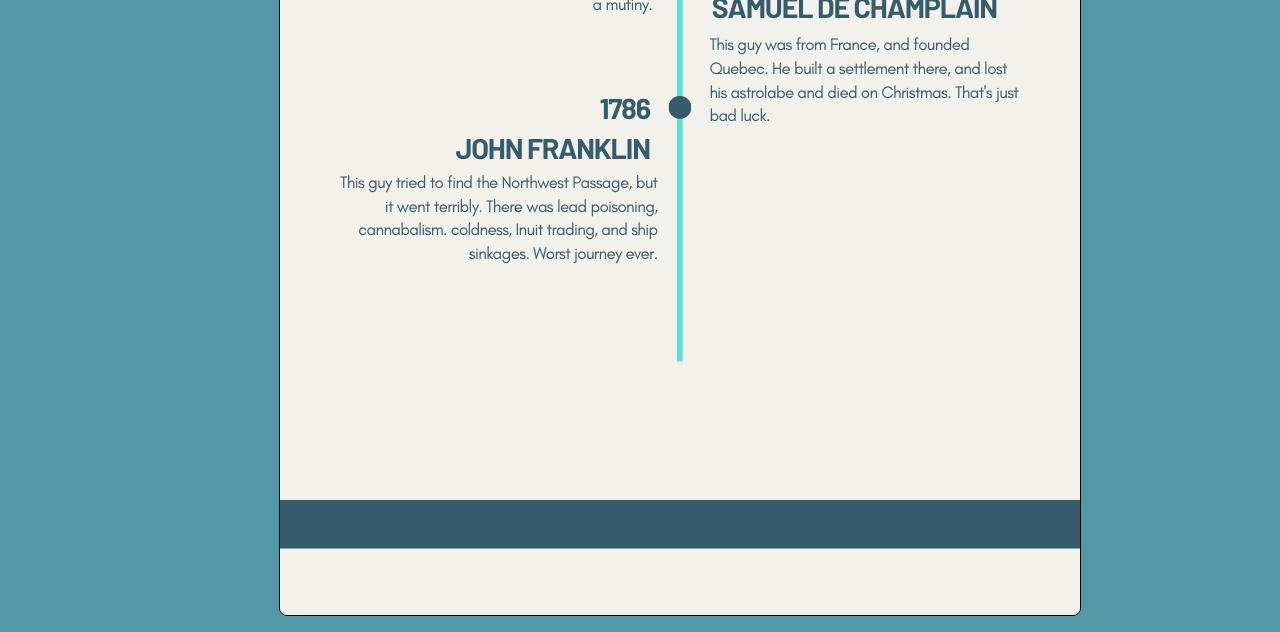
<file: giovannis_journeys/timeline.html>
<!DOCTYPE html>
<html lang="en">
<head>
    <meta charset="UTF-8">
    <meta http-equiv="X-UA-Compatible" content="IE=edge">
    <meta name="viewport" content="width=device-width, initial-scale=1.0">
    <link rel="preconnect" href="https://fonts.googleapis.com">
    <link rel="preconnect" href="https://fonts.gstatic.com" crossorigin>
    <link href="https://fonts.googleapis.com/css2?family=Open+Sans&display=swap" rel="stylesheet">
    <link rel="stylesheet" href="styles.css">
    <link rel="stylesheet" href="timelineStyles.css">
    <link rel="icon" href="favicon.png" type="image/icon type">
    <title>Timeline</title>
</head>
<body>
    <nav class="navbar">
        <ul class="navbar-nav">
            <li class="nav-item">
                <a href="index.html" class="nav-link">
                    <svg
                      aria-hidden="true"
                      focusable="false"
                      data-prefix="fad"
                      data-icon="angle-double-right"
                      role="img"
                      xmlns="http://www.w3.org/2000/svg"
                      viewBox="0 0 448 512"
                      class="svg-inline--fa fa-angle-double-right fa-w-14 fa-5x"
                    >
                      <g class="fa-group">
                        <path
                          fill="currentColor"
                          d="M224 273L88.37 409a23.78 23.78 0 0 1-33.8 0L32 386.36a23.94 23.94 0 0 1 0-33.89l96.13-96.37L32 159.73a23.94 23.94 0 0 1 0-33.89l22.44-22.79a23.78 23.78 0 0 1 33.8 0L223.88 239a23.94 23.94 0 0 1 .1 34z"
                          class="fa-secondary"
                        ></path>
                        <path
                          fill="currentColor"
                          d="M415.89 273L280.34 409a23.77 23.77 0 0 1-33.79 0L224 386.26a23.94 23.94 0 0 1 0-33.89L320.11 256l-96-96.47a23.94 23.94 0 0 1 0-33.89l22.52-22.59a23.77 23.77 0 0 1 33.79 0L416 239a24 24 0 0 1-.11 34z"
                          class="fa-primary"
                        ></path>
                      </g>
                    </svg>
                    <span class="link-text">Home</span>
                </a>
            </li>

            <li class="nav-item">
                <a href="blog.html" class="nav-link">
                    <svg
                      aria-hidden="true"
                      focusable="false"
                      data-prefix="fad"
                      data-icon="angle-double-right"
                      role="img"
                      xmlns="http://www.w3.org/2000/svg"
                      viewBox="0 0 448 512"
                      class="svg-inline--fa fa-angle-double-right fa-w-14 fa-5x"
                    >
                      <g class="fa-group">
                        <path
                          fill="currentColor"
                          d="M224 273L88.37 409a23.78 23.78 0 0 1-33.8 0L32 386.36a23.94 23.94 0 0 1 0-33.89l96.13-96.37L32 159.73a23.94 23.94 0 0 1 0-33.89l22.44-22.79a23.78 23.78 0 0 1 33.8 0L223.88 239a23.94 23.94 0 0 1 .1 34z"
                          class="fa-secondary"
                        ></path>
                        <path
                          fill="currentColor"
                          d="M415.89 273L280.34 409a23.77 23.77 0 0 1-33.79 0L224 386.26a23.94 23.94 0 0 1 0-33.89L320.11 256l-96-96.47a23.94 23.94 0 0 1 0-33.89l22.52-22.59a23.77 23.77 0 0 1 33.79 0L416 239a24 24 0 0 1-.11 34z"
                          class="fa-primary"
                        ></path>
                      </g>
                    </svg>
                    <span class="link-text">Blog</span>
                </a>
            </li>

            <li class="nav-item">
                <a href="tips-n-tricks.html" class="nav-link">
                    <svg
                      aria-hidden="true"
                      focusable="false"
                      data-prefix="fad"
                      data-icon="angle-double-right"
                      role="img"
                      xmlns="http://www.w3.org/2000/svg"
                      viewBox="0 0 448 512"
                      class="svg-inline--fa fa-angle-double-right fa-w-14 fa-5x"
                    >
                      <g class="fa-group">
                        <path
                          fill="currentColor"
                          d="M224 273L88.37 409a23.78 23.78 0 0 1-33.8 0L32 386.36a23.94 23.94 0 0 1 0-33.89l96.13-96.37L32 159.73a23.94 23.94 0 0 1 0-33.89l22.44-22.79a23.78 23.78 0 0 1 33.8 0L223.88 239a23.94 23.94 0 0 1 .1 34z"
                          class="fa-secondary"
                        ></path>
                        <path
                          fill="currentColor"
                          d="M415.89 273L280.34 409a23.77 23.77 0 0 1-33.79 0L224 386.26a23.94 23.94 0 0 1 0-33.89L320.11 256l-96-96.47a23.94 23.94 0 0 1 0-33.89l22.52-22.59a23.77 23.77 0 0 1 33.79 0L416 239a24 24 0 0 1-.11 34z"
                          class="fa-primary"
                        ></path>
                      </g>
                    </svg>
                    <span class="link-text">Tips and Tricks</span>
                </a>
            </li>

            <li class="nav-item">
              <a href="timeline.html" class="nav-link">
                  <svg
                    aria-hidden="true"
                    focusable="false"
                    data-prefix="fad"
                    data-icon="angle-double-right"
                    role="img"
                    xmlns="http://www.w3.org/2000/svg"
                    viewBox="0 0 448 512"
                    class="svg-inline--fa fa-angle-double-right fa-w-14 fa-5x"
                  >
                    <g class="fa-group">
                      <path
                        fill="currentColor"
                        d="M224 273L88.37 409a23.78 23.78 0 0 1-33.8 0L32 386.36a23.94 23.94 0 0 1 0-33.89l96.13-96.37L32 159.73a23.94 23.94 0 0 1 0-33.89l22.44-22.79a23.78 23.78 0 0 1 33.8 0L223.88 239a23.94 23.94 0 0 1 .1 34z"
                        class="fa-secondary"
                      ></path>
                      <path
                        fill="currentColor"
                        d="M415.89 273L280.34 409a23.77 23.77 0 0 1-33.79 0L224 386.26a23.94 23.94 0 0 1 0-33.89L320.11 256l-96-96.47a23.94 23.94 0 0 1 0-33.89l22.52-22.59a23.77 23.77 0 0 1 33.79 0L416 239a24 24 0 0 1-.11 34z"
                        class="fa-primary"
                      ></path>
                    </g>
                  </svg>
                  <span class="link-text">Timeline</span>
              </a>
          </li>

          <li class="nav-item">
            <a href="artifacts.html" class="nav-link">
                <svg
                  aria-hidden="true"
                  focusable="false"
                  data-prefix="fad"
                  data-icon="angle-double-right"
                  role="img"
                  xmlns="http://www.w3.org/2000/svg"
                  viewBox="0 0 448 512"
                  class="svg-inline--fa fa-angle-double-right fa-w-14 fa-5x"
                >
                  <g class="fa-group">
                    <path
                      fill="currentColor"
                      d="M224 273L88.37 409a23.78 23.78 0 0 1-33.8 0L32 386.36a23.94 23.94 0 0 1 0-33.89l96.13-96.37L32 159.73a23.94 23.94 0 0 1 0-33.89l22.44-22.79a23.78 23.78 0 0 1 33.8 0L223.88 239a23.94 23.94 0 0 1 .1 34z"
                      class="fa-secondary"
                    ></path>
                    <path
                      fill="currentColor"
                      d="M415.89 273L280.34 409a23.77 23.77 0 0 1-33.79 0L224 386.26a23.94 23.94 0 0 1 0-33.89L320.11 256l-96-96.47a23.94 23.94 0 0 1 0-33.89l22.52-22.59a23.77 23.77 0 0 1 33.79 0L416 239a24 24 0 0 1-.11 34z"
                      class="fa-primary"
                    ></path>
                  </g>
                </svg>
                <span class="link-text">Artifacts</span>
            </a>
        </li>

            <li class="nav-item">
              <a href="https://www.youtube.com/watch?v=xvFZjo5PgG0" class="nav-link" target="_blank">
                  <svg
                    aria-hidden="true"
                    focusable="false"
                    data-prefix="fad"
                    data-icon="angle-double-right"
                    role="img"
                    xmlns="http://www.w3.org/2000/svg"
                    viewBox="0 0 448 512"
                    class="svg-inline--fa fa-angle-double-right fa-w-14 fa-5x"
                  >
                    <g class="fa-group">
                      <path
                        fill="currentColor"
                        d="M224 273L88.37 409a23.78 23.78 0 0 1-33.8 0L32 386.36a23.94 23.94 0 0 1 0-33.89l96.13-96.37L32 159.73a23.94 23.94 0 0 1 0-33.89l22.44-22.79a23.78 23.78 0 0 1 33.8 0L223.88 239a23.94 23.94 0 0 1 .1 34z"
                        class="fa-secondary"
                      ></path>
                      <path
                        fill="currentColor"
                        d="M415.89 273L280.34 409a23.77 23.77 0 0 1-33.79 0L224 386.26a23.94 23.94 0 0 1 0-33.89L320.11 256l-96-96.47a23.94 23.94 0 0 1 0-33.89l22.52-22.59a23.77 23.77 0 0 1 33.79 0L416 239a24 24 0 0 1-.11 34z"
                        class="fa-primary"
                      ></path>
                    </g>
                  </svg>
                  <span class="link-text">Secret</span>
              </a>
          </li>
        </ul>
    </nav>

    <main>
      <div class="text">
        <h1 class="title">
            Timeline
        </h1>
        <p>
            So, since I have only told you adventures of my time, but that doesn't really give a sense of when I come into play (in the exploring biz).
            <br>
            And so to give you this... sense of when I come into play, I have made this timeline for you! 
        </p>
      </div>
      <br>
      <br>
      <div class="timeline">
        <img src="timeline.png" alt="timeline of things">
      </div>
    </main>
</html>
</file>
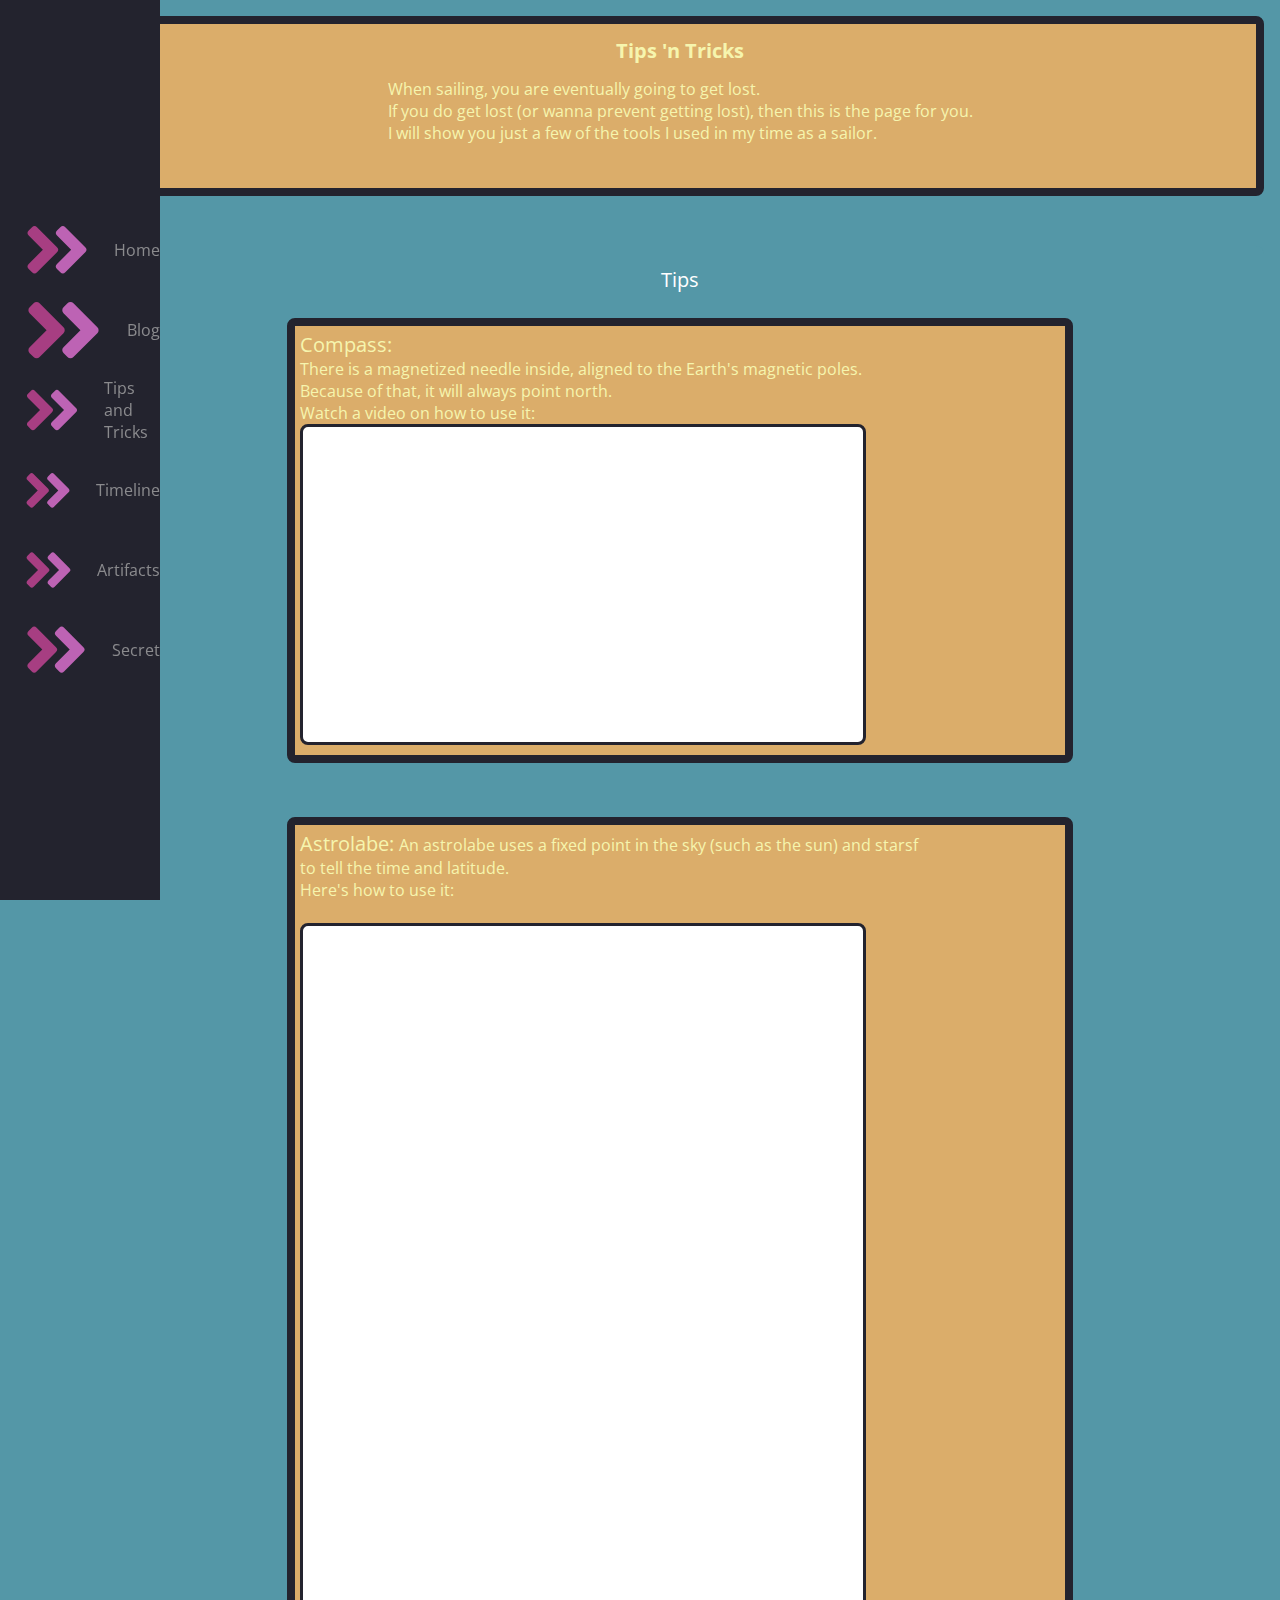
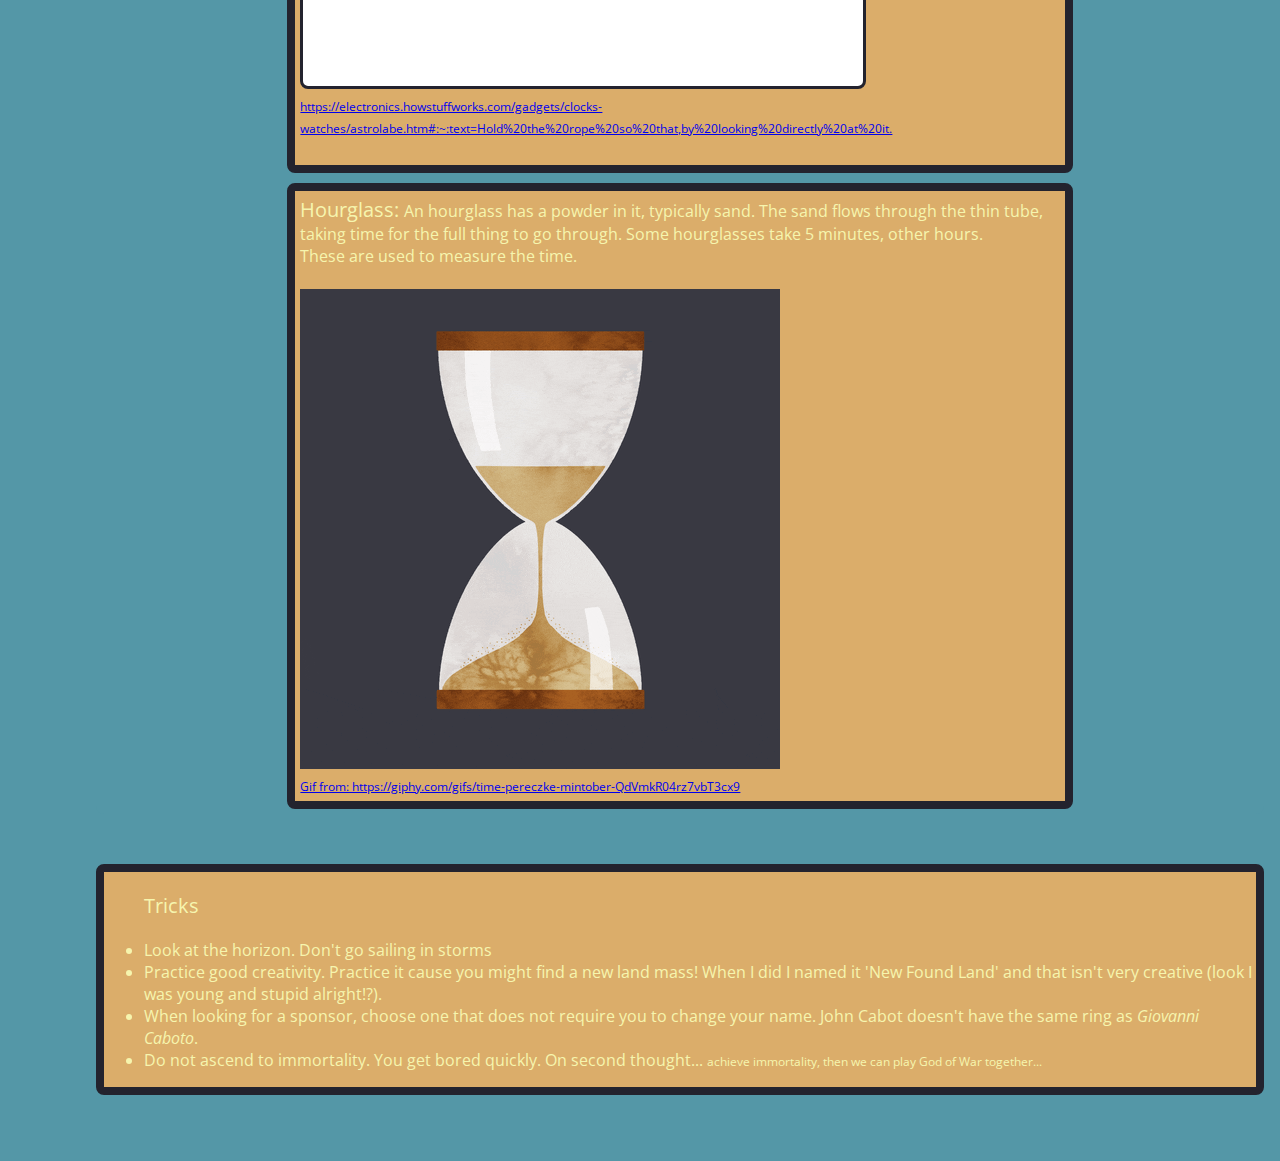
<file: giovannis_journeys/tips-n-tricks.html>
<!DOCTYPE html>
<html lang="en">
<head>
    <meta charset="UTF-8">
    <meta http-equiv="X-UA-Compatible" content="IE=edge">
    <meta name="viewport" content="width=device-width, initial-scale=1.0">
    <link rel="preconnect" href="https://fonts.googleapis.com">
    <link rel="preconnect" href="https://fonts.gstatic.com" crossorigin>
    <link href="https://fonts.googleapis.com/css2?family=Open+Sans&display=swap" rel="stylesheet">
    <link rel="stylesheet" href="styles.css">
    <link rel="stylesheet" href="tips-n-tricksStyles.css">
    <link rel="icon" href="favicon.png" type="image/icon type">
    <title>Tips 'n Tricks</title>
</head>
<body>
    <nav class="navbar">
        <ul class="navbar-nav">
            <li class="nav-item">
                <a href="index.html" class="nav-link">
                    <svg
                      aria-hidden="true"
                      focusable="false"
                      data-prefix="fad"
                      data-icon="angle-double-right"
                      role="img"
                      xmlns="http://www.w3.org/2000/svg"
                      viewBox="0 0 448 512"
                      class="svg-inline--fa fa-angle-double-right fa-w-14 fa-5x"
                    >
                      <g class="fa-group">
                        <path
                          fill="currentColor"
                          d="M224 273L88.37 409a23.78 23.78 0 0 1-33.8 0L32 386.36a23.94 23.94 0 0 1 0-33.89l96.13-96.37L32 159.73a23.94 23.94 0 0 1 0-33.89l22.44-22.79a23.78 23.78 0 0 1 33.8 0L223.88 239a23.94 23.94 0 0 1 .1 34z"
                          class="fa-secondary"
                        ></path>
                        <path
                          fill="currentColor"
                          d="M415.89 273L280.34 409a23.77 23.77 0 0 1-33.79 0L224 386.26a23.94 23.94 0 0 1 0-33.89L320.11 256l-96-96.47a23.94 23.94 0 0 1 0-33.89l22.52-22.59a23.77 23.77 0 0 1 33.79 0L416 239a24 24 0 0 1-.11 34z"
                          class="fa-primary"
                        ></path>
                      </g>
                    </svg>
                    <span class="link-text">Home</span>
                </a>
            </li>

            <li class="nav-item">
                <a href="blog.html" class="nav-link">
                    <svg
                      aria-hidden="true"
                      focusable="false"
                      data-prefix="fad"
                      data-icon="angle-double-right"
                      role="img"
                      xmlns="http://www.w3.org/2000/svg"
                      viewBox="0 0 448 512"
                      class="svg-inline--fa fa-angle-double-right fa-w-14 fa-5x"
                    >
                      <g class="fa-group">
                        <path
                          fill="currentColor"
                          d="M224 273L88.37 409a23.78 23.78 0 0 1-33.8 0L32 386.36a23.94 23.94 0 0 1 0-33.89l96.13-96.37L32 159.73a23.94 23.94 0 0 1 0-33.89l22.44-22.79a23.78 23.78 0 0 1 33.8 0L223.88 239a23.94 23.94 0 0 1 .1 34z"
                          class="fa-secondary"
                        ></path>
                        <path
                          fill="currentColor"
                          d="M415.89 273L280.34 409a23.77 23.77 0 0 1-33.79 0L224 386.26a23.94 23.94 0 0 1 0-33.89L320.11 256l-96-96.47a23.94 23.94 0 0 1 0-33.89l22.52-22.59a23.77 23.77 0 0 1 33.79 0L416 239a24 24 0 0 1-.11 34z"
                          class="fa-primary"
                        ></path>
                      </g>
                    </svg>
                    <span class="link-text">Blog</span>
                </a>
            </li>

            <li class="nav-item">
                <a href="tips-n-tricks.html" class="nav-link">
                    <svg
                      aria-hidden="true"
                      focusable="false"
                      data-prefix="fad"
                      data-icon="angle-double-right"
                      role="img"
                      xmlns="http://www.w3.org/2000/svg"
                      viewBox="0 0 448 512"
                      class="svg-inline--fa fa-angle-double-right fa-w-14 fa-5x"
                    >
                      <g class="fa-group">
                        <path
                          fill="currentColor"
                          d="M224 273L88.37 409a23.78 23.78 0 0 1-33.8 0L32 386.36a23.94 23.94 0 0 1 0-33.89l96.13-96.37L32 159.73a23.94 23.94 0 0 1 0-33.89l22.44-22.79a23.78 23.78 0 0 1 33.8 0L223.88 239a23.94 23.94 0 0 1 .1 34z"
                          class="fa-secondary"
                        ></path>
                        <path
                          fill="currentColor"
                          d="M415.89 273L280.34 409a23.77 23.77 0 0 1-33.79 0L224 386.26a23.94 23.94 0 0 1 0-33.89L320.11 256l-96-96.47a23.94 23.94 0 0 1 0-33.89l22.52-22.59a23.77 23.77 0 0 1 33.79 0L416 239a24 24 0 0 1-.11 34z"
                          class="fa-primary"
                        ></path>
                      </g>
                    </svg>
                    <span class="link-text">Tips and Tricks</span>
                </a>
            </li>

            <li class="nav-item">
              <a href="timeline.html" class="nav-link">
                  <svg
                    aria-hidden="true"
                    focusable="false"
                    data-prefix="fad"
                    data-icon="angle-double-right"
                    role="img"
                    xmlns="http://www.w3.org/2000/svg"
                    viewBox="0 0 448 512"
                    class="svg-inline--fa fa-angle-double-right fa-w-14 fa-5x"
                  >
                    <g class="fa-group">
                      <path
                        fill="currentColor"
                        d="M224 273L88.37 409a23.78 23.78 0 0 1-33.8 0L32 386.36a23.94 23.94 0 0 1 0-33.89l96.13-96.37L32 159.73a23.94 23.94 0 0 1 0-33.89l22.44-22.79a23.78 23.78 0 0 1 33.8 0L223.88 239a23.94 23.94 0 0 1 .1 34z"
                        class="fa-secondary"
                      ></path>
                      <path
                        fill="currentColor"
                        d="M415.89 273L280.34 409a23.77 23.77 0 0 1-33.79 0L224 386.26a23.94 23.94 0 0 1 0-33.89L320.11 256l-96-96.47a23.94 23.94 0 0 1 0-33.89l22.52-22.59a23.77 23.77 0 0 1 33.79 0L416 239a24 24 0 0 1-.11 34z"
                        class="fa-primary"
                      ></path>
                    </g>
                  </svg>
                  <span class="link-text">Timeline</span>
              </a>
          </li>

          <li class="nav-item">
            <a href="artifacts.html" class="nav-link">
                <svg
                  aria-hidden="true"
                  focusable="false"
                  data-prefix="fad"
                  data-icon="angle-double-right"
                  role="img"
                  xmlns="http://www.w3.org/2000/svg"
                  viewBox="0 0 448 512"
                  class="svg-inline--fa fa-angle-double-right fa-w-14 fa-5x"
                >
                  <g class="fa-group">
                    <path
                      fill="currentColor"
                      d="M224 273L88.37 409a23.78 23.78 0 0 1-33.8 0L32 386.36a23.94 23.94 0 0 1 0-33.89l96.13-96.37L32 159.73a23.94 23.94 0 0 1 0-33.89l22.44-22.79a23.78 23.78 0 0 1 33.8 0L223.88 239a23.94 23.94 0 0 1 .1 34z"
                      class="fa-secondary"
                    ></path>
                    <path
                      fill="currentColor"
                      d="M415.89 273L280.34 409a23.77 23.77 0 0 1-33.79 0L224 386.26a23.94 23.94 0 0 1 0-33.89L320.11 256l-96-96.47a23.94 23.94 0 0 1 0-33.89l22.52-22.59a23.77 23.77 0 0 1 33.79 0L416 239a24 24 0 0 1-.11 34z"
                      class="fa-primary"
                    ></path>
                  </g>
                </svg>
                <span class="link-text">Artifacts</span>
            </a>
        </li>

            <li class="nav-item">
              <a href="https://www.youtube.com/watch?v=xvFZjo5PgG0" class="nav-link" target="_blank">
                  <svg
                    aria-hidden="true"
                    focusable="false"
                    data-prefix="fad"
                    data-icon="angle-double-right"
                    role="img"
                    xmlns="http://www.w3.org/2000/svg"
                    viewBox="0 0 448 512"
                    class="svg-inline--fa fa-angle-double-right fa-w-14 fa-5x"
                  >
                    <g class="fa-group">
                      <path
                        fill="currentColor"
                        d="M224 273L88.37 409a23.78 23.78 0 0 1-33.8 0L32 386.36a23.94 23.94 0 0 1 0-33.89l96.13-96.37L32 159.73a23.94 23.94 0 0 1 0-33.89l22.44-22.79a23.78 23.78 0 0 1 33.8 0L223.88 239a23.94 23.94 0 0 1 .1 34z"
                        class="fa-secondary"
                      ></path>
                      <path
                        fill="currentColor"
                        d="M415.89 273L280.34 409a23.77 23.77 0 0 1-33.79 0L224 386.26a23.94 23.94 0 0 1 0-33.89L320.11 256l-96-96.47a23.94 23.94 0 0 1 0-33.89l22.52-22.59a23.77 23.77 0 0 1 33.79 0L416 239a24 24 0 0 1-.11 34z"
                        class="fa-primary"
                      ></path>
                    </g>
                  </svg>
                  <span class="link-text">Secret</span>
              </a>
          </li>
        </ul>
    </nav>

    <main>
      <div class="intro">
        <h1 class="title">Tips 'n Tricks</h1>
          <span>
              When sailing, you are eventually going to get lost.
              <br>
              If you do get lost (or wanna prevent getting lost), then this is the page for you.
              <br>
              I will show you just a few of the tools I used in my time as a sailor. 
            </span>
          <br>
          <br>
      </div>
        <div class="tips">
          <p class="title" id="alone">Tips</p>
          <div class="compass">
              <span class="title">Compass:</span>
              <br>
              <span>
                  There is a magnetized needle inside, aligned to the Earth&#39;s magnetic poles.
                  <br>
                  Because of that, it will always point north.
                  <br>
                  Watch a video on how to use it: 
                  <br>
                  <iframe width="560" height="315" src="https://www.youtube.com/embed/0cF0ovA3FtY" title="YouTube video player" frameborder="0" allow="accelerometer; autoplay; clipboard-write; encrypted-media; gyroscope; picture-in-picture" allowfullscreen></iframe>
                </span>
            </div>
                <br>
                <br>
            <div class="astrolabe">
                <span class="title">
                    Astrolabe:
                </span>
                <span>
                    An astrolabe uses a fixed point in the sky (such as the sun) and starsf
                    <br>
                    to tell the time and latitude.
                    <br>
                    Here&#39;s how to use it:
                    <br>
                    <br>
                  <iframe width="560" height="760" src="https://electronics.howstuffworks.com/gadgets/clocks-watches/astrolabe.htm#:~:text=Hold%20the%20rope%20so%20that,by%20looking%20directly%20at%20it." title="YouTube video player" frameborder="0" allow="accelerometer; autoplay; clipboard-write; encrypted-media; gyroscope; picture-in-picture" allowfullscreen></iframe>
                  <br>
                  <a href="https://electronics.howstuffworks.com/gadgets/clocks-watches/astrolabe.htm#:~:text=Hold%20the%20rope%20so%20that,by%20looking%20directly%20at%20it." class="small">https://electronics.howstuffworks.com/gadgets/clocks-watches/astrolabe.htm#:~:text=Hold%20the%20rope%20so%20that,by%20looking%20directly%20at%20it.</a>
                </span>
                <br>
                <br>
            </div>
            <div class="hourglass">
                <span class="title">
                    Hourglass:
                </span>
                <span>
                    An hourglass has a powder in it, typically sand. The sand flows through the thin tube, 
                    <br>
                    taking time for the full thing to go through. Some hourglasses take 5 minutes, other hours. 
                    <br>
                    These are used to measure the time. 
                    <br>
                    <br>
                    <img src="hourglass.gif" alt="an hourglass">
                    <br>
                    <a href="https://giphy.com/gifs/time-pereczke-mintober-QdVmkR04rz7vbT3cx9" class="small">Gif from: https://giphy.com/gifs/time-pereczke-mintober-QdVmkR04rz7vbT3cx9</a>
                </span>
            </div>
        </div> 
        <div class="tricks">
          <p class="title">Tricks</p>
            <ul>
                <li>
                  Look at the horizon. Don&#39;t go sailing in storms 
                </li>
                <li>
                    Practice good creativity. Practice it cause you might find a new land mass! When I did I named it 'New Found Land' and that isn't very creative (look I was young and stupid alright!?). 
                </li>
                <li>
                    When looking for a sponsor, choose one that does not require you to change your name. John Cabot doesn&#39;t have the same ring as <span class="itallic">Giovanni Caboto</span>. 
                </li>
                <li>
                    Do not ascend to immortality. You get bored quickly. On second thought... <span class="small">achieve immortality, then we can play God of War together...</span>
                </li>
            </ul>
        </div>
    </main>
</html>
</file>
<file: styles.css>
*, *::before, *::after {
    font-family: 'Open Sans', sans-serif;
    font-size: 16px; 
    --text-primary: #b6b6b6;
    --text-secondary: #ececec;
    --bg-primary: #23232e;
    --bg-secondary: #141418;
    --transition-speed: 200ms;
}

body {
    color: black;
    background-color: white;
    margin: 0;
    padding: 0;
}

body::-webkit-scrollbar {
    width: .5rem;
}

body::-webkit-scrollbar-track {
    background-color: var(--bg-primary);
}

body::-webkit-scrollbar-thumb {
    background-color: #df49a6;
}

main {
    margin-left: 5rem;
    padding: 1rem;
}

.navbar {
    width: 5rem;
    height: 100vh;
    position: fixed;
    background-color: var(--bg-primary);
    transition: var(--transition-speed) ease;
}

.navbar-nav {
    list-style: none;
    padding: 0;
    margin: 0;
    display: flex;
    flex-direction: column;
    align-items: center;
    justify-content: center;
    height: 100%;
}

.nav-item {
    width: 100%;
}

.nav-link {
    display: flex;
    align-items: center;
    height: 5rem;
    color: var(--text-primary);
    text-decoration: none;
    filter: opacity(0.7);
    transition: var(--transition-speed);
}

.nav-link:hover {
    filter: opacity(1);
}

.link-text {
    display: none;
}

.nav-link svg {
    min-width: 2rem;
    margin: 0 1.5rem;
}

.navbar:hover, .navbar:focus {
    width: 10rem;
}

.navbar:hover .link-text {
    display: block;
}

.fa-primary {
    color: #ff7eee;
}

.fa-secondary {
    color: #df49a6;
}

.fa-primary, .fa-secondary {
    transition: var(--transition-speed);
}

.itallic {
    font-style: italic
}

.title {
    font-size: 20px;
}

.small {
    font-size: 12px;
}
</file>
<file: homeStyles.css>
*, *::after, *::before {
    border: 0;
    padding: 0px;
    margin: 0px;
}

div {
    display: flex;
    align-items: center;
    justify-content: center;
    width: 100%;
    height: 100vh;
}

h2 {
    font-size: 60px;
    background: #eee;
    padding: 8px 24px;
    border-radius: 16px;
}

div:nth-child(1) {
    background-image: url("mathew.png");
    background-attachment: fixed;
    background-size: cover;
}

div:nth-child(2) {
    background-color: #DBAD6A;
}

.about-text {
    font-size: 15px;
    padding: 4rem;
}

main {
    margin-left: 5rem;
    padding: 0rem;
}

#bobing-title {
    animation: bob 1s ease-in-out;
    animation-iteration-count: infinite;
}

#top {
    display: flex;
    flex-direction: column;
    gap: 20px;
}

@keyframes bob {
    25% {
        transform: translate(0, -10%);
    }

    75% {
        transform: translate(0, 10%);
    }

    100%{
        transform: translate(0, 0);
    }
}
</file>
<file: giovannis_journeys/styles.css>
*, *::before, *::after {
    font-family: 'Open Sans', sans-serif;
    font-size: 16px; 
    --text-primary: #b6b6b6;
    --text-secondary: #ececec;
    --bg-primary: #23232e;
    --bg-secondary: #141418;
    --transition-speed: 200ms;
}

body {
    color: black;
    background-color: white;
    margin: 0;
    padding: 0;
}

body::-webkit-scrollbar {
    width: .5rem;
}

body::-webkit-scrollbar-track {
    background-color: var(--bg-primary);
}

body::-webkit-scrollbar-thumb {
    background-color: #df49a6;
}

main {
    margin-left: 5rem;
    padding: 1rem;
}

.navbar {
    width: 5rem;
    height: 100vh;
    position: fixed;
    background-color: var(--bg-primary);
    transition: var(--transition-speed) ease;
}

.navbar-nav {
    list-style: none;
    padding: 0;
    margin: 0;
    display: flex;
    flex-direction: column;
    align-items: center;
    justify-content: center;
    height: 100%;
}

.nav-item {
    width: 100%;
}

.nav-link {
    display: flex;
    align-items: center;
    height: 5rem;
    color: var(--text-primary);
    text-decoration: none;
    filter: opacity(0.7);
    transition: var(--transition-speed);
}

.nav-link:hover {
    filter: opacity(1);
}

.link-text {
    display: none;
}

.nav-link svg {
    min-width: 2rem;
    margin: 0 1.5rem;
}

.navbar:hover, .navbar:focus {
    width: 10rem;
}

.navbar:hover .link-text {
    display: block;
}

.fa-primary {
    color: #ff7eee;
}

.fa-secondary {
    color: #df49a6;
}

.fa-primary, .fa-secondary {
    transition: var(--transition-speed);
}

.itallic {
    font-style: italic
}

.title {
    font-size: 20px;
}

.small {
    font-size: 12px;
}
</file>
<file: giovannis_journeys/homeStyles.css>
*, *::after, *::before {
    border: 0;
    padding: 0px;
    margin: 0px;
}

div {
    display: flex;
    align-items: center;
    justify-content: center;
    width: 100%;
    height: 100vh;
}

h2 {
    font-size: 60px;
    background: #eee;
    padding: 8px 24px;
    border-radius: 16px;
}

div:nth-child(1) {
    background-image: url("mathew.png");
    background-attachment: fixed;
    background-size: cover;
}

div:nth-child(2) {
    background-color: #DBAD6A;
}

.about-text {
    font-size: 15px;
    padding: 4rem;
}

main {
    margin-left: 5rem;
    padding: 0rem;
}
</file>
<file: aftifactStyles.css>
body {
    background-color: #5497A7;
    color: #F6F5AE;
}

div {
    border: .5rem solid #23232e;
    border-radius: .5rem;
    margin-bottom: 50px;
    background-color: #DBAD6A;
    padding: 5px;
    width: auto;
}

iframe, img {
    border: .2rem solid #23232E;
    border-radius: .5rem;
}

img {
    width: 90%;
}

img:nth-child(1) {
    width: 400px;
}

#tweets:hover {
    cursor: pointer;
}
</file>
<file: blogStyles.css>
body {
    background-color: #5497A7;
    color: #F6F5AE;
}

div {
    border: .5rem solid #23232e;
    background-color: #DBAD6A;
    border-radius: .5rem;
    width: 85%;
    margin-bottom: 50px;
}

p {
    margin: 10px;
    color: #294861;
}

h1 {
    font-size: 25px;
}

.blog-text {
    display: none;
}

.blog-button {
    border-radius: 16rem;
    border: none;
    background-color: #db6a8c;
    color: #F6F5AE;
}

.blog-button:hover {
    cursor: pointer;
    color: #ffffe6;
    background-color: #ff8eb0;
    transition-duration: 550ms;
}
</file>
<file: creditsStyles.css>
*, *::before, *::after {
    font-family: 'VT323', monospace;
}

li, a {
    font-size: 60px;
    list-style-type: square;
}

body {
    background-color: #5497A7;
    color: #F6F5AE;
}
</file>
<file: tips-n-tricksStyles.css>
body {
    background-color: #5497A7;
    color: #F6F5AE;
}

div {
    border: .5rem solid #23232e;
    border-radius: .5rem;
    margin-bottom: 50px;
    background-color: #DBAD6A;
}

iframe {
    border: .2rem solid #23232e;
    border-radius: .5rem;
    background-color: white;
}

.tips {
    background-color: #5497A7;
    border: none;
}

.tips,.intro {
    display: flex;
    flex-direction: column;
    align-items: center;
    justify-content: center;
}

.tips > div {
    margin: 5px;
    padding: 5px;
    width: 65%;
}

.tricks > .title {
    margin-left: 2.5rem;
}

#alone {
   color: white;
}
</file>
<file: secretStyles.css>
body {
    background-color: #5497A7;
    color: #F6F5AE;
}

main {
    display: flex;
    align-items: center;
    justify-content: center;
}

iframe {
    border: .2rem solid #23232e;
    border-radius: .5rem;
    background-color: white;
    animation: spin 1s; 
    animation-iteration-count: infinite;
    border-radius: 200px;
}

@keyframes spin {
    50%{
        transform: rotate(180deg);
    }
    100%{
        transform: rotate(360deg);
    }
}
</file>
<file: timelineStyles.css>
img {
    border: 1px solid black;
    border-radius: .5rem;
}

body {
    background-color: #5497A7;
    color: #F6F5AE;
}

.timeline {
    display: flex;
    align-items: center;
    justify-content: center;
}

.text {
    border: .2rem solid #23232e;
    background-color: #DBAD6A;
    border-radius: .5rem;
    width: 85%;
    padding: 5px;
}
</file>
<file: giovannis_journeys/aftifactStyles.css>
body {
    background-color: #5497A7;
    color: #F6F5AE;
}

div {
    border: .5rem solid #23232e;
    border-radius: .5rem;
    margin-bottom: 50px;
    background-color: #DBAD6A;
    padding: 5px;
}

iframe, img {
    border: .2rem solid #23232E;
    border-radius: .5rem;
}

img {
    width: 90%;
}
</file>
<file: giovannis_journeys/blogStyles.css>
body {
    background-color: #5497A7;
    color: #F6F5AE;
}

div {
    border: .5rem solid #23232e;
    background-color: #DBAD6A;
    border-radius: .5rem;
    width: 85%;
    margin-bottom: 50px;
}

p {
    margin: 10px;
    color: #294861;
}

h1 {
    font-size: 25px;
}

.blog-text {
    display: none;
}

.blog-button {
    border-radius: 16rem;
    border: none;
    background-color: #db6a8c;
    color: #F6F5AE;
}

.blog-button:hover {
    cursor: pointer;
}
</file>
<file: giovannis_journeys/creditsStyles.css>
*, *::before, *::after {
    font-family: 'VT323', monospace;
}

li {
    font-size: 60px;
    list-style-type: square;
}

body {
    background-color: #5497A7;
    color: #F6F5AE;
}
</file>
<file: giovannis_journeys/timelineStyles.css>
img {
    border: 1px solid black;
    border-radius: .5rem;
}

body {
    background-color: #5497A7;
    color: #F6F5AE;
}

.timeline {
    display: flex;
    align-items: center;
    justify-content: center;
}

.text {
    border: .2rem solid #23232e;
    background-color: #DBAD6A;
    border-radius: .5rem;
    width: 85%;
    padding: 5px;
}
</file>
<file: giovannis_journeys/tips-n-tricksStyles.css>
body {
    background-color: #5497A7;
    color: #F6F5AE;
}

div {
    border: .5rem solid #23232e;
    border-radius: .5rem;
    margin-bottom: 50px;
    background-color: #DBAD6A;
}

iframe {
    border: .2rem solid #23232e;
    border-radius: .5rem;
    background-color: white;
}

.tips {
    background-color: #5497A7;
    border: none;
}

.tips,.intro {
    display: flex;
    flex-direction: column;
    align-items: center;
    justify-content: center;
}

.tips > div {
    margin: 5px;
    padding: 5px;
    width: 65%;
}

.tricks > .title {
    margin-left: 2.5rem;
}

#alone {
   color: white;
}
</file>
